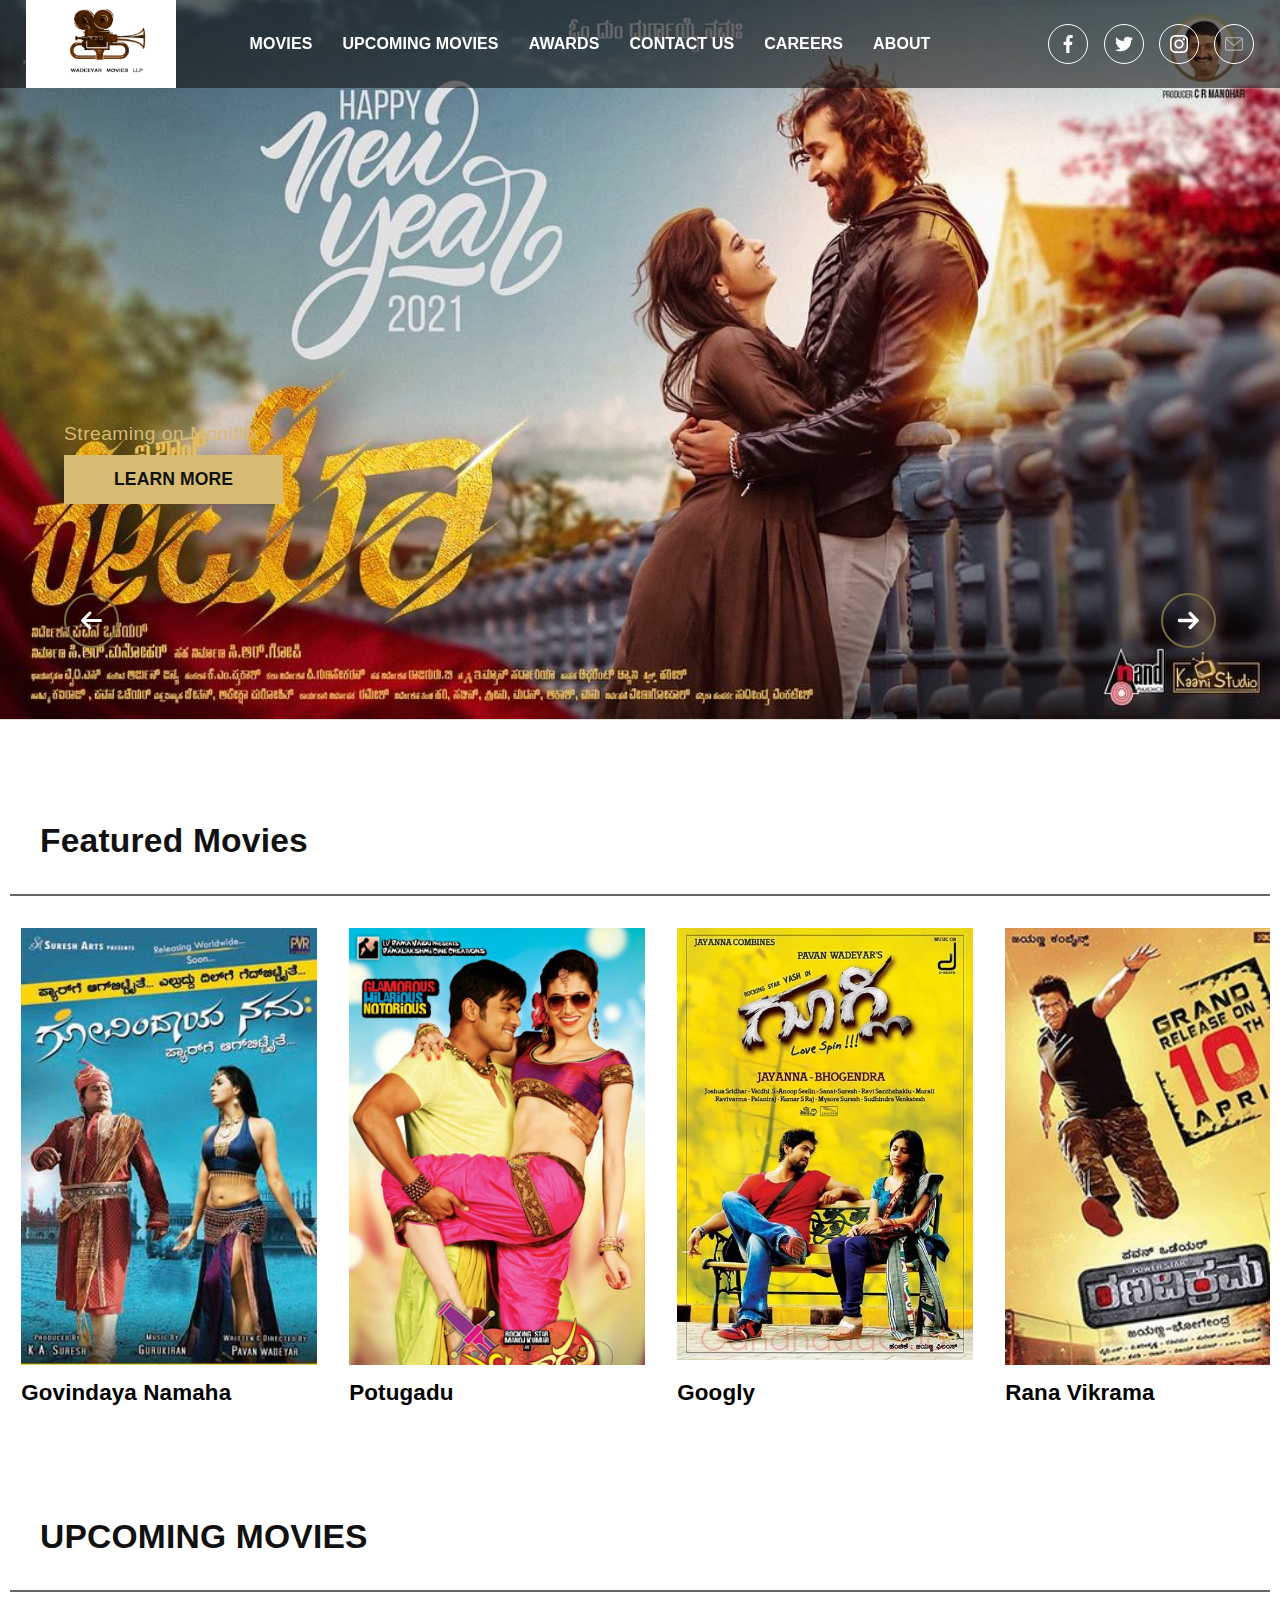
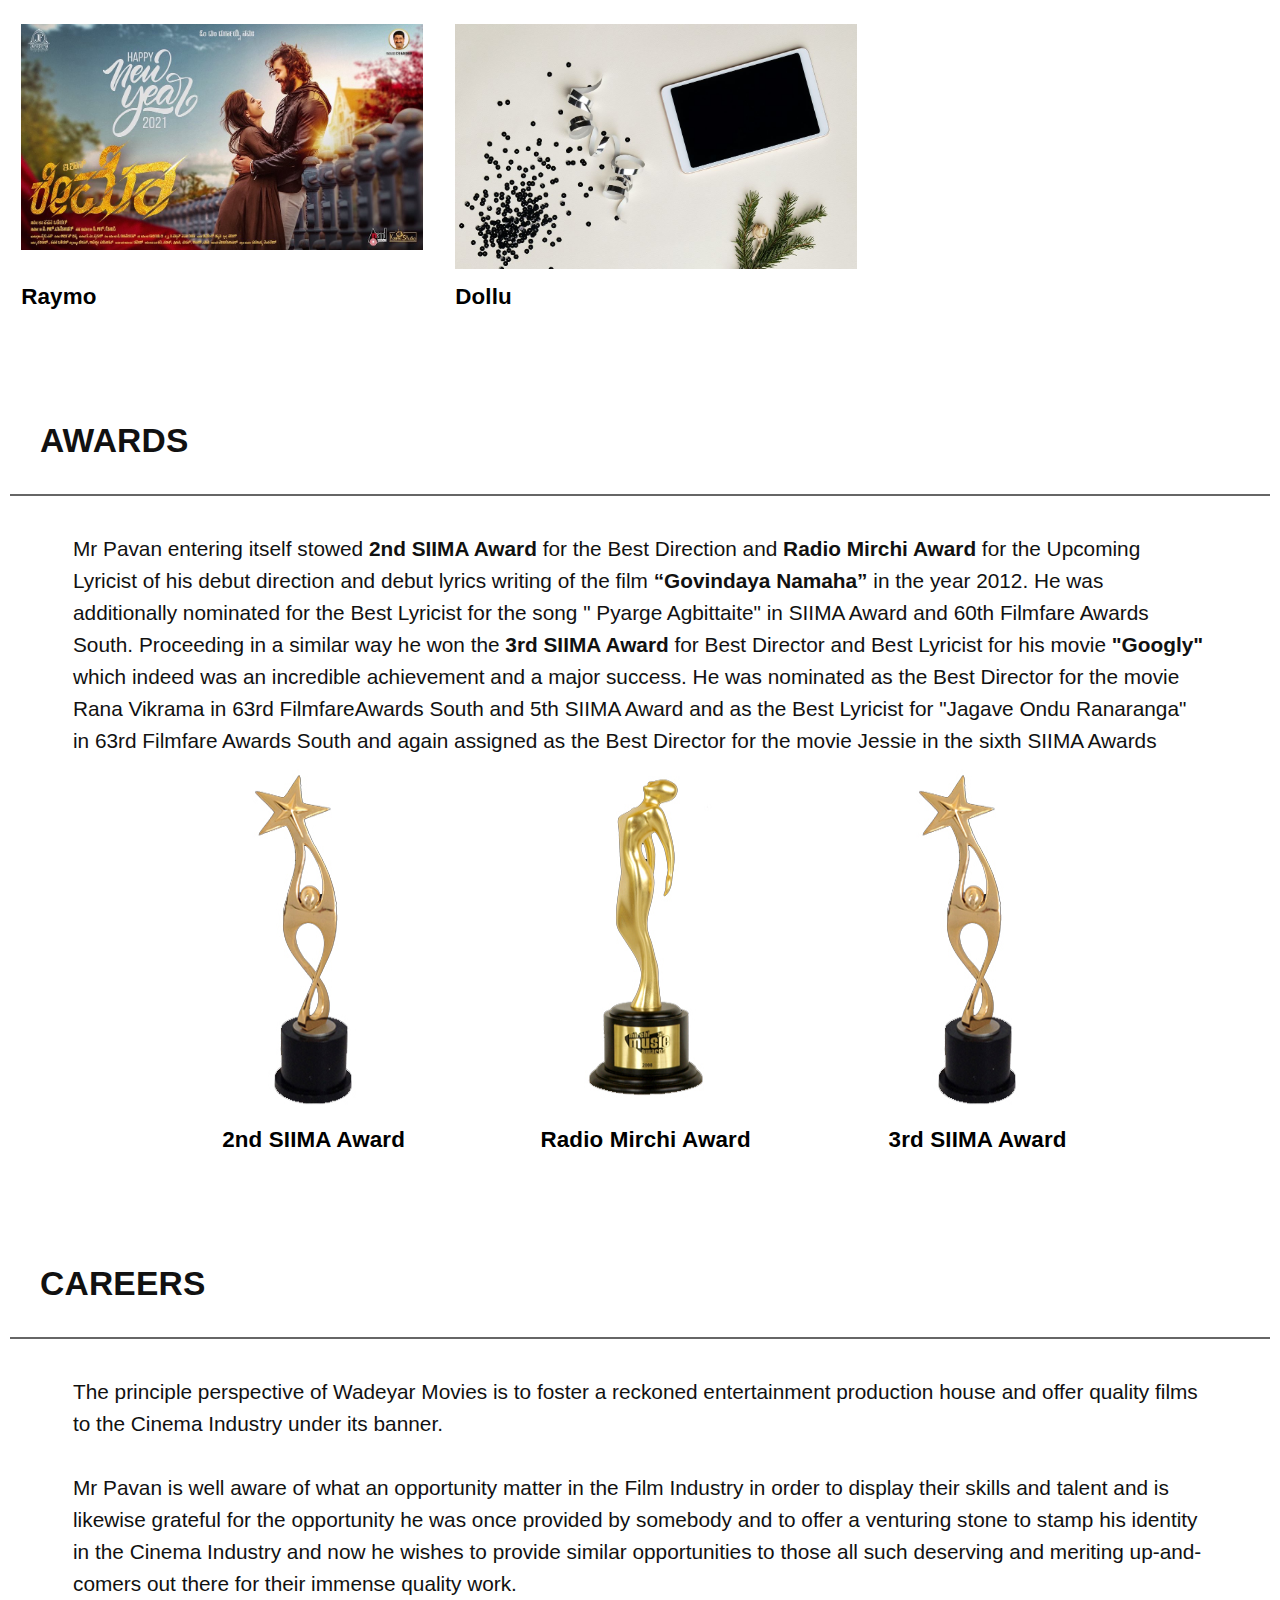
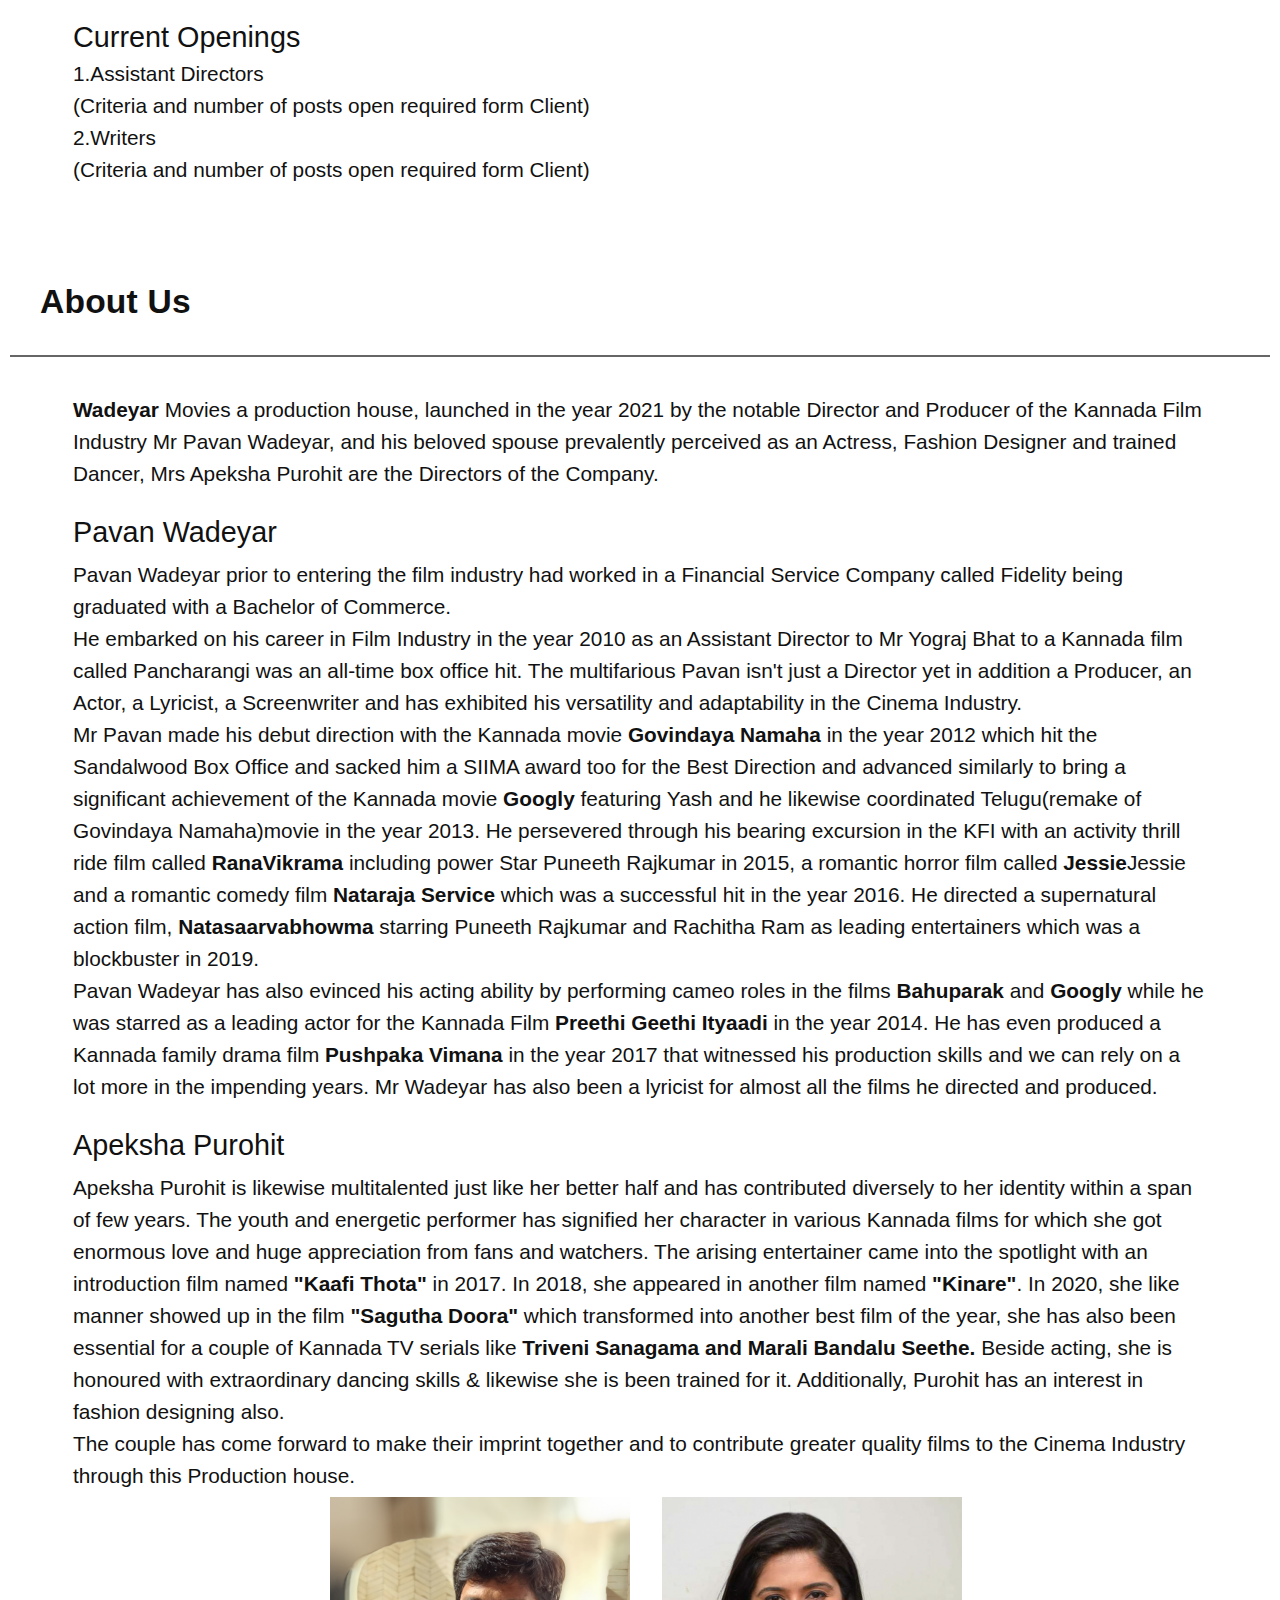
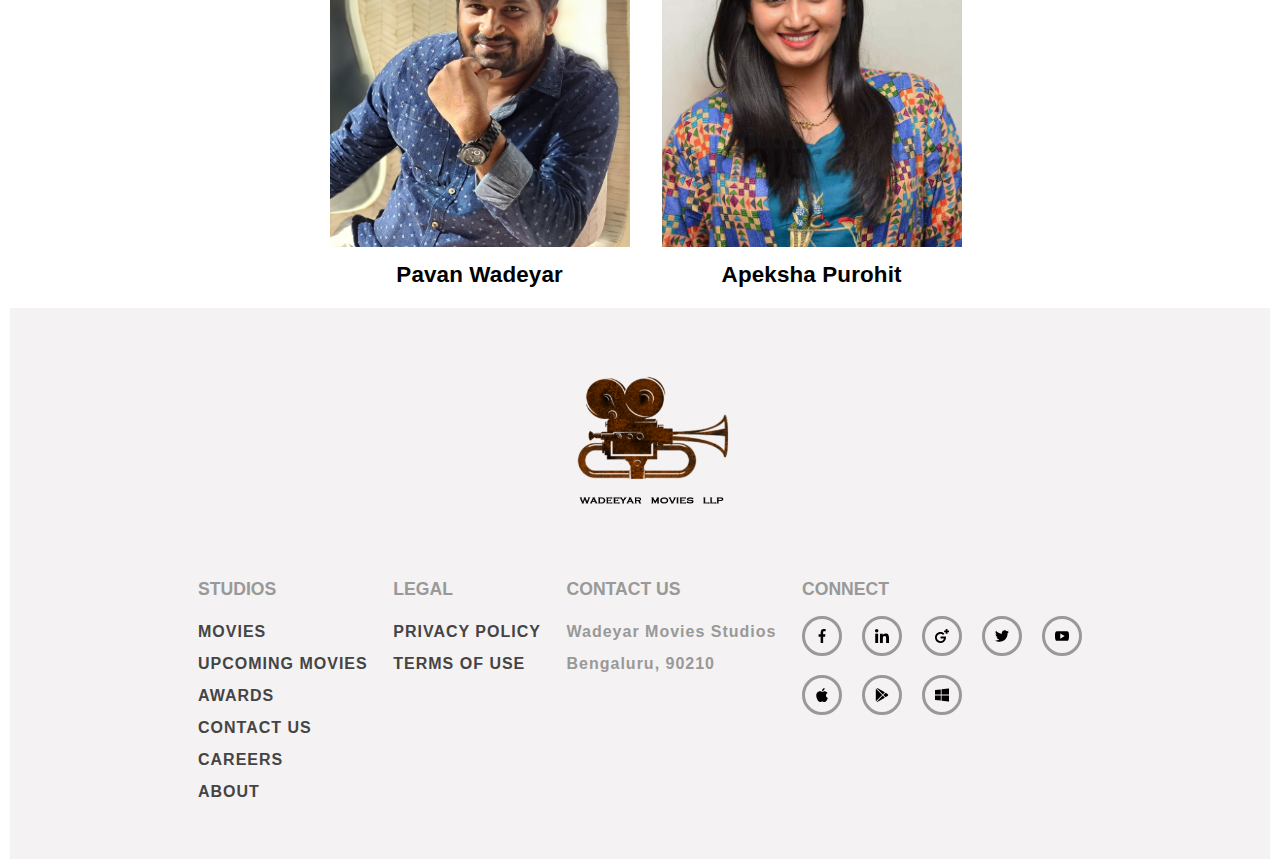
<file: index.html>
<!DOCTYPE html>
<html lang="en">

<head>
    <meta charset="UTF-8">
    <meta http-equiv="X-UA-Compatible" content="IE=edge">
    <meta name="viewport" content="width=device-width, initial-scale=1.0">
    <title>Wadeyar Movies</title>
    <link rel="stylesheet" href="./styles.css">
</head>

<body>
    <!-- header starts -->
    <header>
        <div class="mgm_header">
            <div class="logo">
                <a href="./index.html">
                    <img src="./img/wadeeyarLogo.svg" alt="">
                </a>
            </div>
            <div class="nav">
                <div class="nav_items">
                    <a href="#mmm" class="nav_itm">MOVIES</a>
                    <a href="#um" class="nav_itm">UPCOMING MOVIES</a>
                    <a href="#awa" class="nav_itm">AWARDS</a>
                    <a href="" class="nav_itm">CONTACT US</a>
                    <a href="#caree" class="nav_itm">CAREERS</a>
                    <a href="#abb" class="nav_itm">ABOUT</a>
                </div>
            </div>
            <div class="share">
                <div class="single_share">
                    <img src="./img/fb_black.svg" alt="">
                </div>
                <div class="single_share">
                    <img src="./img/tw_black.svg" alt="">
                </div>
                <div class="single_share">
                    <img src="./img/instagram.svg" alt="">
                </div>
                <div class="single_share">
                    <img src="./img/envelope.svg" alt="">
                </div>
            </div>

            <div class="hamburger">
                <img onclick="togle()" src="./img/ham.png" id="ham" alt="">

                <div class="dropdown" id="drop">
                    <a href="#mmm" class="nav_itm">MOVIES</a>
                    <a href="#um" class="nav_itm">UPCOMING MOVIES </a>
                    <a href="#awa" class="nav_itm">AWARDS</a>
                    <a href="" class="nav_itm">CONTACT US</a>
                    <a href="#caree" class="nav_itm">CAREERS</a>
                    <a href="#abb" class="nav_itm">ABOUT</a>
                </div>
            </div>
        </div>
    </header>
    <!-- header ends -->


    <!-- Carousel starts -->
    <div class="carousel">
        <div class="img_container carousel_item--visible">
            <img src="./img/pawan wadeyar movies/pawan wadeyar movies/Raymo.jpg" alt="">
            <div class="aboslute_details">
                <div class="title_img">
                    <!-- <img src="./img/caurosel-mgm/SHARKTANK2020 - Title Treatment (1).png" alt=""> -->
                    <!-- <div class="img_text"></div> -->
                </div>
                <div class="runningOn"> Streaming on Moniflix </div>
                <a href="./upcoming-1.html" style="text-decoration: none;">
                    <div class="watchOrLearn">LEARN MORE</div>
                </a>
            </div>
        </div>
        <!-- <div class="img_container">
            <img src="./img/pawan wadeyar movies/pawan wadeyar movies/p.jpg" alt="">
            <div class="aboslute_details">
                <div class="title_img"> -->
        <!-- <img src="./img/caurosel-mgm/SHARKTANK2020 - Title Treatment (1).png" alt=""> -->
        <!-- <div class="img_text"></div> -->
        <!-- </div>
                <div class="runningOn"> Streaming on Netflix </div>
                <div class="watchOrLearn">LEARN MORE</div>
            </div>
        </div>
        <div class="img_container">
            <img src="./img/pawan wadeyar movies/pawan wadeyar movies/pv.jpg" alt="">
            <div class="aboslute_details">
                <div class="title_img"> -->
        <!-- <img src="./img/caurosel-mgm/HANDMA_S4_TitleTreatment.png" alt=""> -->
        <!-- <div class="img_text"></div> -->
        <!-- </div>
                <div class="runningOn"> Streaming on Netflix </div>
                <div class="watchOrLearn">LEARN MORE</div>
            </div>
        </div> -->
        <!-- <div class="nav_labels">
        <div class="list_title">
            .
        </div>
    </div> -->
        <div class="go_left" id="back">
            <img src="./img/caurosel-mgm/arrow.svg" alt="">
        </div>
        <div class="go_right" id="next">
            <img src="./img/caurosel-mgm/right-arrow.svg" alt="">
        </div>
    </div>
    <!-- Carousel ends -->

    <!-- main-home--starts -->
    <div class="home">
        <div class="Featured" id="mmm">
            <div class="featured_title">Featured Movies</div>
            <hr>
            <div class="featured_slider">
                <div class="single_box">
                    <div class="img_slider">
                        <a href="./mgm-movie-details1.html">
                            <img src="./img/pawan wadeyar movies/pawan wadeyar movies/Govindaya Namaha.jpg" alt="">
                        </a>
                        <a href="./mgm-movie-details1.html#t1">
                            <div class="play_btn">
                                <img src="./img/caurosel-mgm/watch-trailer.png" alt="">
                            </div>
                        </a>
                    </div>
                    <div class="img_title_box">Govindaya Namaha</div>
                </div>
                <div class="single_box">
                    <div class="img_slider">
                        <a href="./movi-details2.html">
                            <img src="./img/pawan wadeyar movies/pawan wadeyar movies/Potugadu.jpg" alt="">
                        </a>
                        <a href="./movi-details2.html#t2">
                            <div class="play_btn">
                                <img src="./img/caurosel-mgm/watch-trailer.png" alt="">
                            </div>
                        </a>
                    </div>
                    <div class="img_title_box">Potugadu </div>
                </div>
                <div class="single_box">
                    <div class="img_slider">
                        <a href="./movi-details3.html">
                            <img src="./img/pawan wadeyar movies/pawan wadeyar movies/Googly.jpg" alt="">
                        </a>
                        <a href="./movi-details3.html#t3">
                            <div class="play_btn">
                                <img src="./img/caurosel-mgm/watch-trailer.png" alt="">
                            </div>
                        </a>
                    </div>
                    <div class="img_title_box">Googly </div>
                </div>
                <div class="single_box">
                    <div class="img_slider">
                        <a href="./movi-details4.html">
                            <img src="./img/pawan wadeyar movies/pawan wadeyar movies/Rana Vikrama.jpg" alt="">
                        </a>
                        <a href="./movi-details4.html#t4">
                            <div class="play_btn">
                                <img src="./img/caurosel-mgm/watch-trailer.png" alt="">
                            </div>
                        </a>
                    </div>
                    <div class="img_title_box">Rana Vikrama </div>
                </div>
                <div class="single_box">
                    <div class="img_slider">
                        <a href="./movi-details5.html">
                            <img src="./img/pawan wadeyar movies/pawan wadeyar movies/Jessie.jpg" alt="">
                        </a>
                        <a href="./movi-details5.html#t5">
                            <div class="play_btn">
                                <img src="./img/caurosel-mgm/watch-trailer.png" alt="">
                            </div>
                        </a>
                    </div>
                    <div class="img_title_box">Jessie</div>
                </div>
                <div class="single_box">
                    <div class="img_slider">
                        <a href="./movi-details6.html">
                            <img src="./img/pawan wadeyar movies/pawan wadeyar movies/Nataraja Service.jpg" alt="">
                        </a>
                        <a href="./movi-details6.html#t6">
                            <div class="play_btn">
                                <img src="./img/caurosel-mgm/watch-trailer.png" alt="">
                            </div>
                        </a>
                    </div>
                    <div class="img_title_box">Nataraja Service</div>
                </div>
                <div class="single_box">
                    <div class="img_slider">
                        <a href="./movi-details7.html">
                            <img src="./img/pawan wadeyar movies/pawan wadeyar movies/Pushpaka Vimana.jpg" alt="">
                        </a>
                        <a href="./movi-details7.html#t7">
                            <div class="play_btn">
                                <img src="./img/caurosel-mgm/watch-trailer.png" alt="">
                            </div>
                        </a>
                    </div>
                    <div class="img_title_box">Pushpaka Vimana</div>
                </div>
                <div class="single_box">
                    <div class="img_slider">
                        <a href="./movi-details8.html">
                            <img src="./img/pawan wadeyar movies/pawan wadeyar movies/natasaarvabhowma_1545300502130.jpg"
                                alt="">
                        </a>
                        <a href="./movi-details8.html#t8">
                            <div class="play_btn">
                                <img src="./img/caurosel-mgm/watch-trailer.png" alt="">
                            </div>
                        </a>
                    </div>
                    <div class="img_title_box">Natasaarvabhowma </div>
                </div>

                <!-- <div class="btn-left">
                    <img src="./img/caurosel-mgm/arrow.svg" alt="" onclick="slideToLeft()">
                </div>
                <div class="btn-right">
                    <img src="./img/caurosel-mgm/right-arrow.svg" onclick="slideToRgiht()" alt="">
                </div> -->
            </div>
        </div>
        <div class="Featured_Scripted_Television" id="um">
            <div class="Scripted_Television_title">
                UPCOMING MOVIES
            </div>
            <hr>
            <div class="Television_title_slide">
                <div class="single_box">
                    <div class="img_slider">
                        <a href="./upcoming-1.html">
                            <img src="./img/pawan wadeyar movies/pawan wadeyar movies/Raymo.jpg" alt="">
                        </a>
                        <a href="./upcoming-1.html#t-u-1">
                            <div class="play_btn">
                                <img src="./img/caurosel-mgm/watch-trailer.png" alt="">
                            </div>
                        </a>
                    </div>
                    <div class="img_title_box">Raymo</div>
                </div>
                <div class="single_box">
                    <div class="img_slider">
                        <a href="./upcoming-2.html">
                            <img src="./img/comingsoon.jpg" alt="">
                        </a>
                        <a href="./upcoming-1.html#t-u-2">
                            <div class="play_btn">
                                <img src="./img/caurosel-mgm/watch-trailer.png" alt="">
                            </div>
                        </a>
                    </div>
                    <div class="img_title_box">Dollu</div>
                </div>
                <!-- <div class="btn-left">
                    <img src="./img/caurosel-mgm/arrow.svg" alt="">
                </div>
                <div class="btn-right">
                    <img src="./img/caurosel-mgm/right-arrow.svg" alt="">
                </div> -->
            </div>
        </div>
        <!-- <div class="Featured_Unscripted_Television">
            <div class="Unscripted_Television_title">
                Featured Unscripted Television
            </div>
            <hr>
            <div class="Unscripted_Television_slider">
                <div class="single_box">
                    <div class="img_slider">
                        <img src="./img/caurosel-mgm/31.jpg" alt="">
                        <div class="play_btn">
                            <img src="./img/caurosel-mgm/watch-trailer.png" alt="">
                        </div>
                    </div>
                    <div class="img_title_box">Breaking News In Yuba County</div>
                </div>
                <div class="single_box">
                    <div class="img_slider">
                        <img src="./img/caurosel-mgm/32.jpg" alt="">
                        <div class="play_btn">
                            <img src="./img/caurosel-mgm/watch-trailer.png" alt="">
                        </div>
                    </div>
                    <div class="img_title_box">Breaking News In Yuba County</div>
                </div>
                <div class="single_box">
                    <div class="img_slider">
                        <img src="./img/caurosel-mgm/33.jpg" alt="">
                        <div class="play_btn">
                            <img src="./img/caurosel-mgm/watch-trailer.png" alt="">
                        </div>
                    </div>
                    <div class="img_title_box">Breaking News In Yuba County</div>
                </div>
                <div class="single_box">
                    <div class="img_slider">
                        <img src="./img/caurosel-mgm/34.jpg" alt="">
                        <div class="play_btn">
                            <img src="./img/caurosel-mgm/watch-trailer.png" alt="">
                        </div>
                    </div>
                    <div class="img_title_box">Breaking News In Yuba County</div>
                </div>
                <div class="single_box">
                    <div class="img_slider">
                        <img src="./img/caurosel-mgm/35.jpg" alt="">
                        <div class="play_btn">
                            <img src="./img/caurosel-mgm/watch-trailer.png" alt="">
                        </div>
                    </div>
                    <div class="img_title_box">Breaking News In Yuba County</div>
                </div>

                <div class="single_box">
                    <div class="img_slider">
                        <img src="./img/caurosel-mgm/37.jpg" alt="">
                        <div class="play_btn">
                            <img src="./img/caurosel-mgm/watch-trailer.png" alt="">
                        </div>
                    </div>
                    <div class="img_title_box">Breaking News In Yuba County</div>
                </div>
                <div class="single_box">
                    <div class="img_slider">
                        <img src="./img/caurosel-mgm/37.jpg" alt="">
                        <div class="play_btn">
                            <img src="./img/caurosel-mgm/watch-trailer.png" alt="">
                        </div>
                    </div>
                    <div class="img_title_box">Breaking News In Yuba County</div>
                </div>

                <div class="btn-left">
                    <img src="./img/caurosel-mgm/arrow.svg" alt="">
                </div>
                <div class="btn-right">
                    <img src="./img/caurosel-mgm/right-arrow.svg" alt="">
                </div>
            </div>
        </div> -->
        <div class="Featured_Franchises" id="awa">
            <div class="Featured_Franchises_title">
                AWARDS
            </div>
            <hr>
            <div class="awards-text" style="padding: 5px 5%;">
                Mr Pavan entering itself stowed <span style="font-weight: 600;">2nd SIIMA Award</span> for the Best
                Direction and <span style="font-weight: 600;">Radio Mirchi Award</span> for the
                Upcoming Lyricist of his debut direction and debut lyrics writing of the film <span
                    style="font-weight: 600;">“Govindaya Namaha”</span> in the
                year 2012. He was additionally nominated for the Best Lyricist for the song " Pyarge Agbittaite" in
                SIIMA
                Award and 60th Filmfare Awards South. Proceeding in a similar way he won the <span
                    style="font-weight: 600;">3rd SIIMA Award</span> for
                Best Director and Best Lyricist for his movie <span style="font-weight: 600;">"Googly"</span> which
                indeed was an incredible achievement and a
                major success. He was nominated as the Best Director for the movie Rana Vikrama in 63rd
                FilmfareAwards South and 5th SIIMA Award and as the Best Lyricist for "Jagave Ondu Ranaranga" in 63rd
                Filmfare Awards South and again assigned as the Best Director for the movie Jessie in the sixth SIIMA
                Awards
            </div>
            <div class="Featured_Franchises_slider">
                <div class="single_box">
                    <div class="img_slider">
                        <img src="./img/160915051144.jpg" alt="">
                    </div>
                    <div class="img_title_box">2nd SIIMA Award</div>
                </div>
                <div class="single_box">
                    <div class="img_slider">
                        <img src="./img/160915041030.jpg" alt="">
                    </div>
                    <div class="img_title_box">Radio Mirchi Award</div>
                </div>
                <div class="single_box">
                    <div class="img_slider">
                        <img src="./img/160915051144.jpg" alt="">
                    </div>
                    <div class="img_title_box">3rd SIIMA Award</div>
                </div>
            </div>
        </div>

        <div class="Featured_Franchises" id="caree">
            <div class="Featured_Franchises_title">
                CAREERS
            </div>
            <hr>
            <div class="awards-text" style="padding: 5px 5%;">
                The principle perspective of Wadeyar Movies is to foster a reckoned entertainment production house
                and offer quality films to the Cinema Industry under its banner.
                <br>
                <br>
                Mr Pavan is well aware of what an opportunity matter in the Film Industry in order to display their
                skills and talent and is likewise grateful for the opportunity he was once provided by somebody and to
                offer a venturing stone to stamp his identity in the Cinema Industry and now he wishes to provide
                similar opportunities to those all such deserving and meriting up-and-comers out there for their immense
                quality work.

                <div class="sub-title" style="padding-left: 0;">
                    Current Openings
                </div>
                <div>
                    1.Assistant Directors
                    <br>
                    (Criteria and number of posts open required form Client)
                    <br>
                    2.Writers
                    <br>
                    (Criteria and number of posts open required form Client)
                </div>
            </div>

            <div class="Featured_Franchises" id="abb">
                <div class="Featured_Franchises_title">
                    About Us
                </div>
                <hr>
                <div class="awards-text">
                    <strong>Wadeyar</strong> Movies a production house, launched in the year 2021 by the notable
                    Director
                    and Producer of
                    the Kannada Film Industry Mr Pavan Wadeyar, and his beloved spouse prevalently perceived as an
                    Actress, Fashion Designer and trained Dancer, Mrs Apeksha Purohit are the Directors of the Company.
                </div>
                <div class="sub-title">
                    Pavan Wadeyar
                </div>
                <div class="awards-text">
                    Pavan Wadeyar prior to entering the film industry had worked in a Financial Service Company called
                    Fidelity being graduated with a Bachelor of Commerce.
                    <br>
                    He embarked on his career in Film Industry in the year 2010 as an Assistant Director to Mr Yograj
                    Bhat
                    to
                    a Kannada film called Pancharangi was an all-time box office hit. The multifarious Pavan isn't just
                    a
                    Director yet in addition a Producer, an Actor, a Lyricist, a Screenwriter and has exhibited his
                    versatility
                    and adaptability in the Cinema Industry.
                    <br>
                    Mr Pavan made his debut direction with the Kannada movie <strong>Govindaya Namaha</strong> in the
                    year
                    2012 which
                    hit the Sandalwood Box Office and sacked him a SIIMA award too for the Best Direction and advanced
                    similarly to bring a significant achievement of the Kannada movie <strong>Googly</strong> featuring
                    Yash
                    and he likewise
                    coordinated Telugu(remake of Govindaya Namaha)movie in the year 2013. He persevered through his
                    bearing excursion in the KFI with an activity thrill ride film called <strong>RanaVikrama</strong>
                    including power Star
                    Puneeth Rajkumar in 2015, a romantic horror film called <strong>Jessie</strong>Jessie and a romantic
                    comedy film <strong>Nataraja</strong>
                    <strong>Service</strong> which was a successful hit in the year 2016. He directed a supernatural
                    action
                    film,
                    <strong>Natasaarvabhowma</strong> starring Puneeth Rajkumar and Rachitha Ram as leading entertainers
                    which was a
                    blockbuster in 2019.

                    <br>

                    Pavan Wadeyar has also evinced his acting ability by performing cameo roles in the films
                    <strong>Bahuparak</strong> and
                    <strong>Googly</strong> while he was starred as a leading actor for the Kannada Film <strong>Preethi
                        Geethi Ityaadi</strong> in the year
                    2014. He has even produced a Kannada family drama film <strong>Pushpaka Vimana</strong> in the year
                    2017
                    that
                    witnessed his production skills and we can rely on a lot more in the impending years. Mr Wadeyar has
                    also been a lyricist for almost all the films he directed and produced.
                </div>

                <div class="sub-title"
                    style="padding: 5px 5%; font-weight: 500; font-size: 1.8rem; color: #111; margin-top: 1rem;">
                    Apeksha Purohit
                </div>
                <div class="awards-text" style="padding: 5px 5%;">
                    Apeksha Purohit is likewise multitalented just like her better half and has contributed diversely to
                    her
                    identity within a span of few years. The youth and energetic performer has signified her character
                    in
                    various Kannada films for which she got enormous love and huge appreciation from fans and watchers.
                    The arising entertainer came into the spotlight with an introduction film named <strong>"Kaafi
                        Thota" </strong> in 2017.
                    In
                    2018, she appeared in another film named <strong>"Kinare"</strong>. In 2020, she like manner showed
                    up in the film
                    <strong>"Sagutha Doora"</strong> which transformed into another best film of the year, she has also
                    been essential for a
                    couple of Kannada TV serials like <strong>Triveni Sanagama and Marali Bandalu Seethe.</strong>
                    Beside acting, she is
                    honoured with extraordinary dancing skills & likewise she is been trained for it. Additionally,
                    Purohit
                    has
                    an interest in fashion designing also.
                    <br>
                    The couple has come forward to make their imprint together and to contribute greater quality films
                    to
                    the Cinema Industry through this Production house.
                </div>


                <div class="Featured_Franchises_slider">
                    <div class="single_box">
                        <div class="img_slider" style="  height: 350px;
                        width: 300px;">
                            <img src="./img/pawan.jpg" alt="" style="object-fit: cover;">
                        </div>
                        <div class="img_title_box">Pavan Wadeyar</div>
                    </div>
                    <div class="single_box">
                        <div class="img_slider" style="  height: 350px;
                        width: 300px;">
                            <img src="./img/Apeksha.png" alt="" style="object-fit: cover;">
                        </div>
                        <div class="img_title_box">Apeksha Purohit</div>
                    </div>
                </div>

            </div>

            <!-- <div class="Featured_Podcasts">
            <div class="Featured_Podcasts_title">
                Featured Podcasts
            </div>
            <hr>
            <div class="Featured_Podcasts_slider">
                <div class="single_box">
                    <div class="img_slider">
                        <img src="./img/caurosel-mgm/51.jpg" alt="">
                    </div>
                    <div class="img_title_box">Breaking News In Yuba County</div>
                </div>
                <div class="single_box">
                    <div class="img_slider">
                        <img src="./img/caurosel-mgm/52.jpg" alt="">
                    </div>
                    <div class="img_title_box">Breaking News In Yuba County</div>
                </div>
                <div class="single_box">
                    <div class="img_slider">
                        <img src="./img/caurosel-mgm/53.jpg" alt="">
                    </div>
                    <div class="img_title_box">Breaking News In Yuba County</div>
                </div>
                <div class="single_box">
                    <div class="img_slider">
                        <img src="./img/caurosel-mgm/54.jpg" alt="">
                    </div>
                    <div class="img_title_box">Breaking News In Yuba County</div>
                </div>

                <div class="btn-left">
                    <img src="./img/caurosel-mgm/arrow.svg" alt="">
                </div>
                <div class="btn-right">
                    <img src="./img/caurosel-mgm/right-arrow.svg" alt="">
                </div>
            </div>
        </div> -->
            <!-- <div class="MGM_Companies">
            <div class="MGM_Companies_title">
                MGM Companies
            </div>
            <hr>
            <div class="MGM_Companies_slider">
                <div class="single_box">
                    <div class="img_slider">
                        <img src="./img/caurosel-mgm/61.png" alt="">
                    </div>
                </div>
                <div class="single_box">
                    <div class="img_slider">
                        <img src="./img/caurosel-mgm/62.png" alt="">
                    </div>
                </div>
                <div class="single_box">
                    <div class="img_slider">
                        <img src="./img/caurosel-mgm/63.jpg" alt="">
                    </div>
                </div>
                <div class="single_box">
                    <div class="img_slider">
                        <img src="./img/caurosel-mgm/64.png" alt="">
                    </div>

                </div>
                <div class="single_box">
                    <div class="img_slider">
                        <img src="./img/caurosel-mgm/65.png" alt="">
                    </div>

                </div>
                <div class="single_box">
                    <div class="img_slider">
                        <img src="./img/caurosel-mgm/66.png" alt="">
                    </div>

                </div>
                <div class="single_box">
                    <div class="img_slider">
                        <img src="./img/caurosel-mgm/67.png" alt="">
                    </div>

                </div>
                <div class="single_box">
                    <div class="img_slider">
                        <img src="./img/caurosel-mgm/68.png" alt="">
                    </div>

                </div>

                <div class="single_box">
                    <div class="img_slider">
                        <img src="./img/caurosel-mgm/69.png" alt="">
                    </div>
                </div>
            </div>
        </div> -->
        </div>
        <!-- main-home -- ends -->


        <!-- footer starts -->
        <footer>
            <div class="footer">
                <div class="logo">
                    <img src="./img/wadeeyarLogo.svg" alt="">
                </div>
                <div class="footer_mgm">
                    <div class="studios">
                        <div class="topic">
                            STUDIOS
                        </div>
                        <div class="navs">
                            <a href="#mmm" class="nav">MOVIES</a>
                            <a href="#um" class="nav">UPCOMING MOVIES</a>
                            <a href="#awa" class="nav">AWARDS</a>
                            <a class="nav">CONTACT US</a>
                            <a href="#caree" class="nav">CAREERS</a>
                            <a href="#abb" class="nav">ABOUT</a>
                        </div>
                    </div>
                    <div class="studios">
                        <div class="topic">
                            LEGAL
                        </div>
                        <div class="navs">
                            <div class="nav">PRIVACY POLICY</div>
                            <div class="nav">TERMS OF USE</div>
                        </div>
                    </div>
                    <div class="studios">
                        <div class="topic">
                            CONTACT US
                        </div>
                        <div class="navs">
                            <div class="nav" style="color: #999;">Wadeyar Movies Studios
                                <br>
                                Bengaluru, 90210
                            </div>
                        </div>
                    </div>
                    <div class="studios">
                        <div class="topic">
                            CONNECT
                        </div>
                        <div class="follow">
                            <!-- <div class="follow-text">Follow Us</div> -->
                            <div class="imges">
                                <img src="./img/footer-mgm/fb_black.svg" alt="">
                            </div>
                            <div class="imges">
                                <img src="./img/footer-mgm/in.svg" alt="">
                            </div>
                            <div class="imges">
                                <img src="./img/footer-mgm/google_black.svg" alt="">
                            </div>
                            <div class="imges">
                                <img src="./img/footer-mgm/tw_black.svg" alt="">
                            </div>
                            <div class="imges">
                                <img src="./img/footer-mgm/youtube_black.svg" alt="">
                            </div>
                        </div>
                        <div class="Download">
                            <!-- <div class="follow-text">Download The App</div> -->
                            <div class="imges">
                                <img src="./img/footer-mgm/apple_black.svg" alt="">
                            </div>
                            <div class="imges">
                                <img src="./img/footer-mgm/paly_black.svg" alt="">
                            </div>
                            <div class="imges">
                                <img src="./img/footer-mgm/win_black.svg" alt="">
                            </div>
                        </div>
                    </div>
                </div>
            </div>
        </footer>
        <!-- header ends -->

</body>



<script>
    document.getElementById("drop").style.display = "none"
    function togle() {
        var x = document.getElementById("drop");
        if (x.style.display == "none") {
            x.style.display = "flex";
        } else {
            x.style.display = "none";
        }
    }
</script>

<script>
    let slidePosition = 0;
    const slides = document.getElementsByClassName('img_container');
    const total_slides = slides.length;

    document.getElementById('next')
        .addEventListener("click", function () {
            moveToNextSlide();
        })
    document.getElementById('back')
        .addEventListener("click", function () {
            movetoPreviousSlide();
        })

    function updateSlidePosition() {
        for (let slide of slides) {
            slide.classList.remove('carousel_item--visible');
            slide.classList.add('carousel_item--disable')
        }
        slides[slidePosition].classList.add('carousel_item--visible')
    }

    function movetoPreviousSlide() {
        if (slidePosition === 0) {
            slidePosition = total_slides - 1;
        }
        else {
            slidePosition--;
        }
        updateSlidePosition()
    }
    function moveToNextSlide() {
        if (slidePosition === total_slides - 1) {
            slidePosition = 0;
        }
        else {
            slidePosition++
        }
        updateSlidePosition()
    }

    setInterval(() => {
        moveToNextSlide()
    }, 4000);

</script>

<script>

    const sliders = document.querySelector('.featured_slider');
    scrollPerClick = document.querySelector('.single_box').clientWidth;
    var scrollPerClick;
    scrollPerClick = document.querySelector('.single_box').clientWidth;
    var scrollAmount = 0;
    function slideToLeft() {
        sliders.scrollTO({
            top: 0,
            left: (scrollAmount -= scrollPerClick),
            behavior: 'smooth'
        });
        if (scrollAmount < 0) {
            scrollAmount = 0
        }
    }

    function slideToRgiht() {
        if (scrollAmount <= sliders.scrollWidth - sliders.clientWidth) {
            sliders.scrollTO({
                top: 0,
                left: (scrollAmount += scrollPerClick),
                behavior: 'smooth'
            });
        }
    }

</script>

</html>
</file>
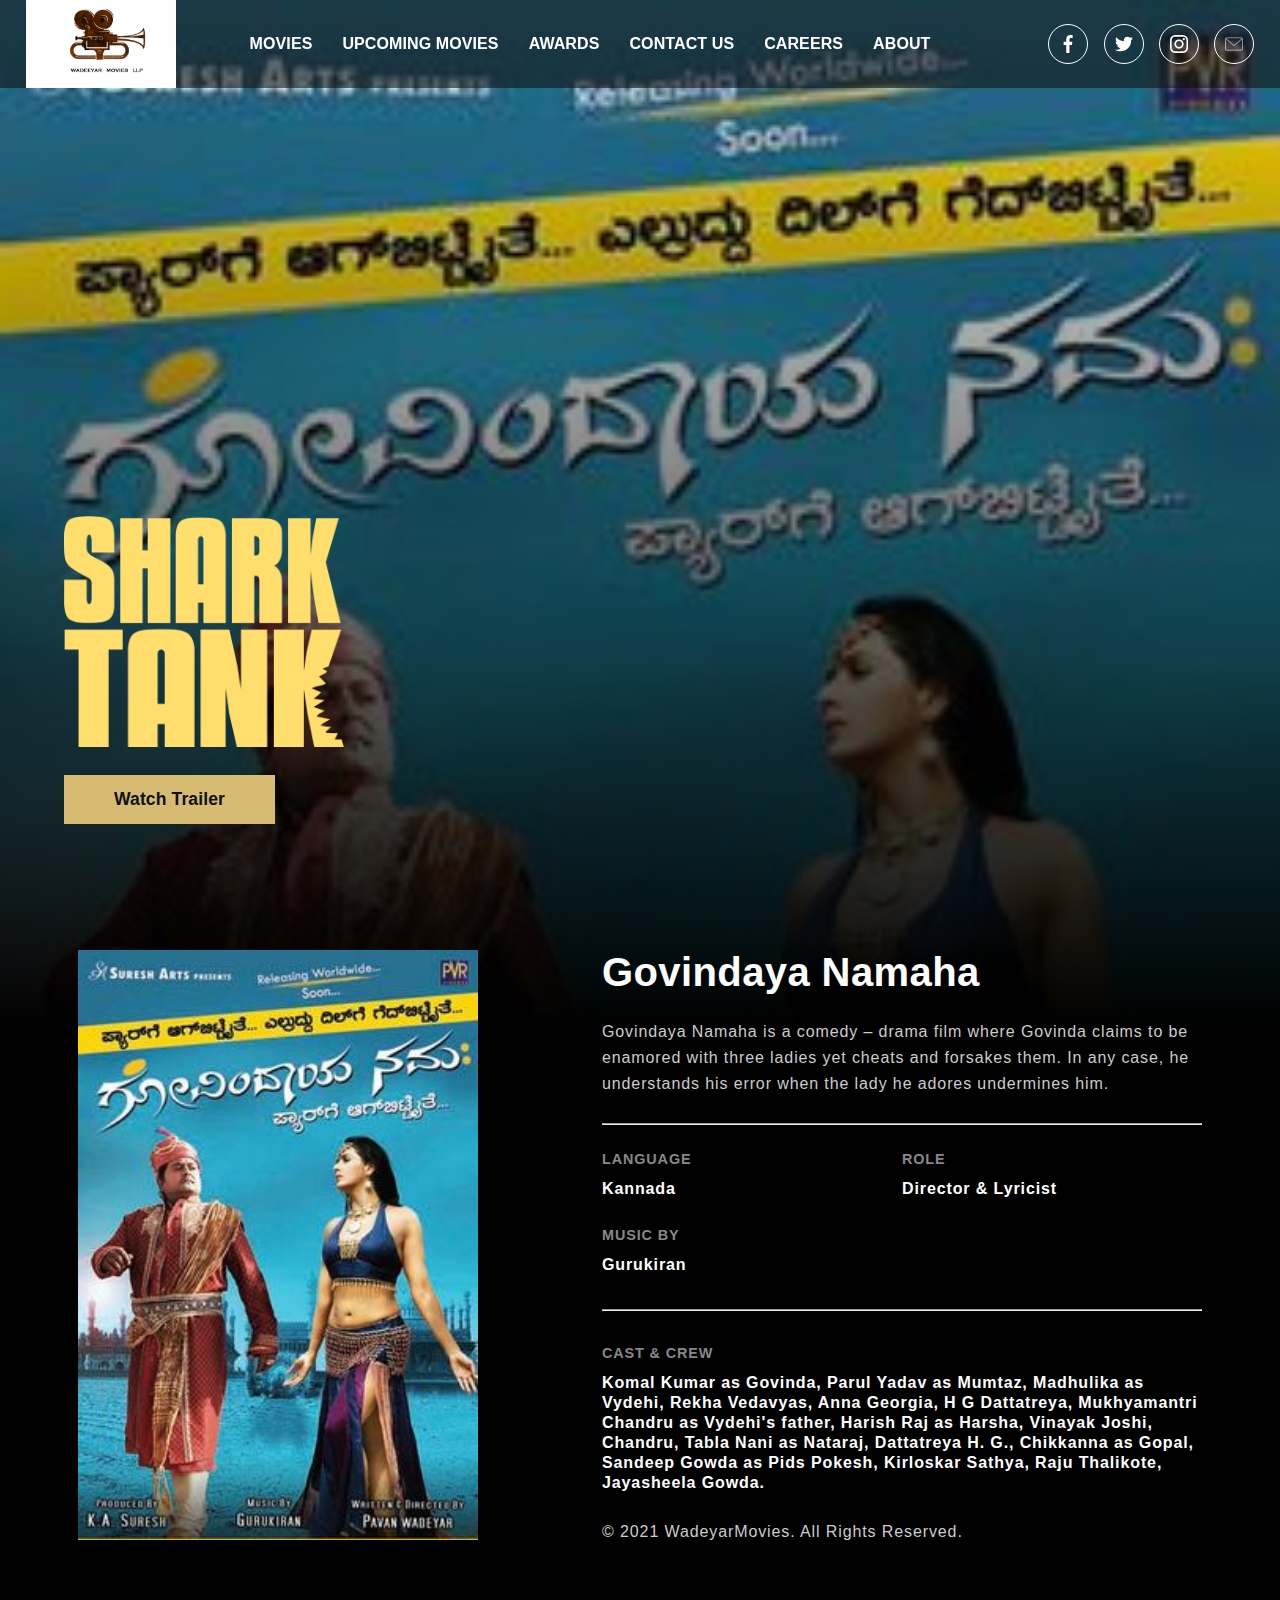
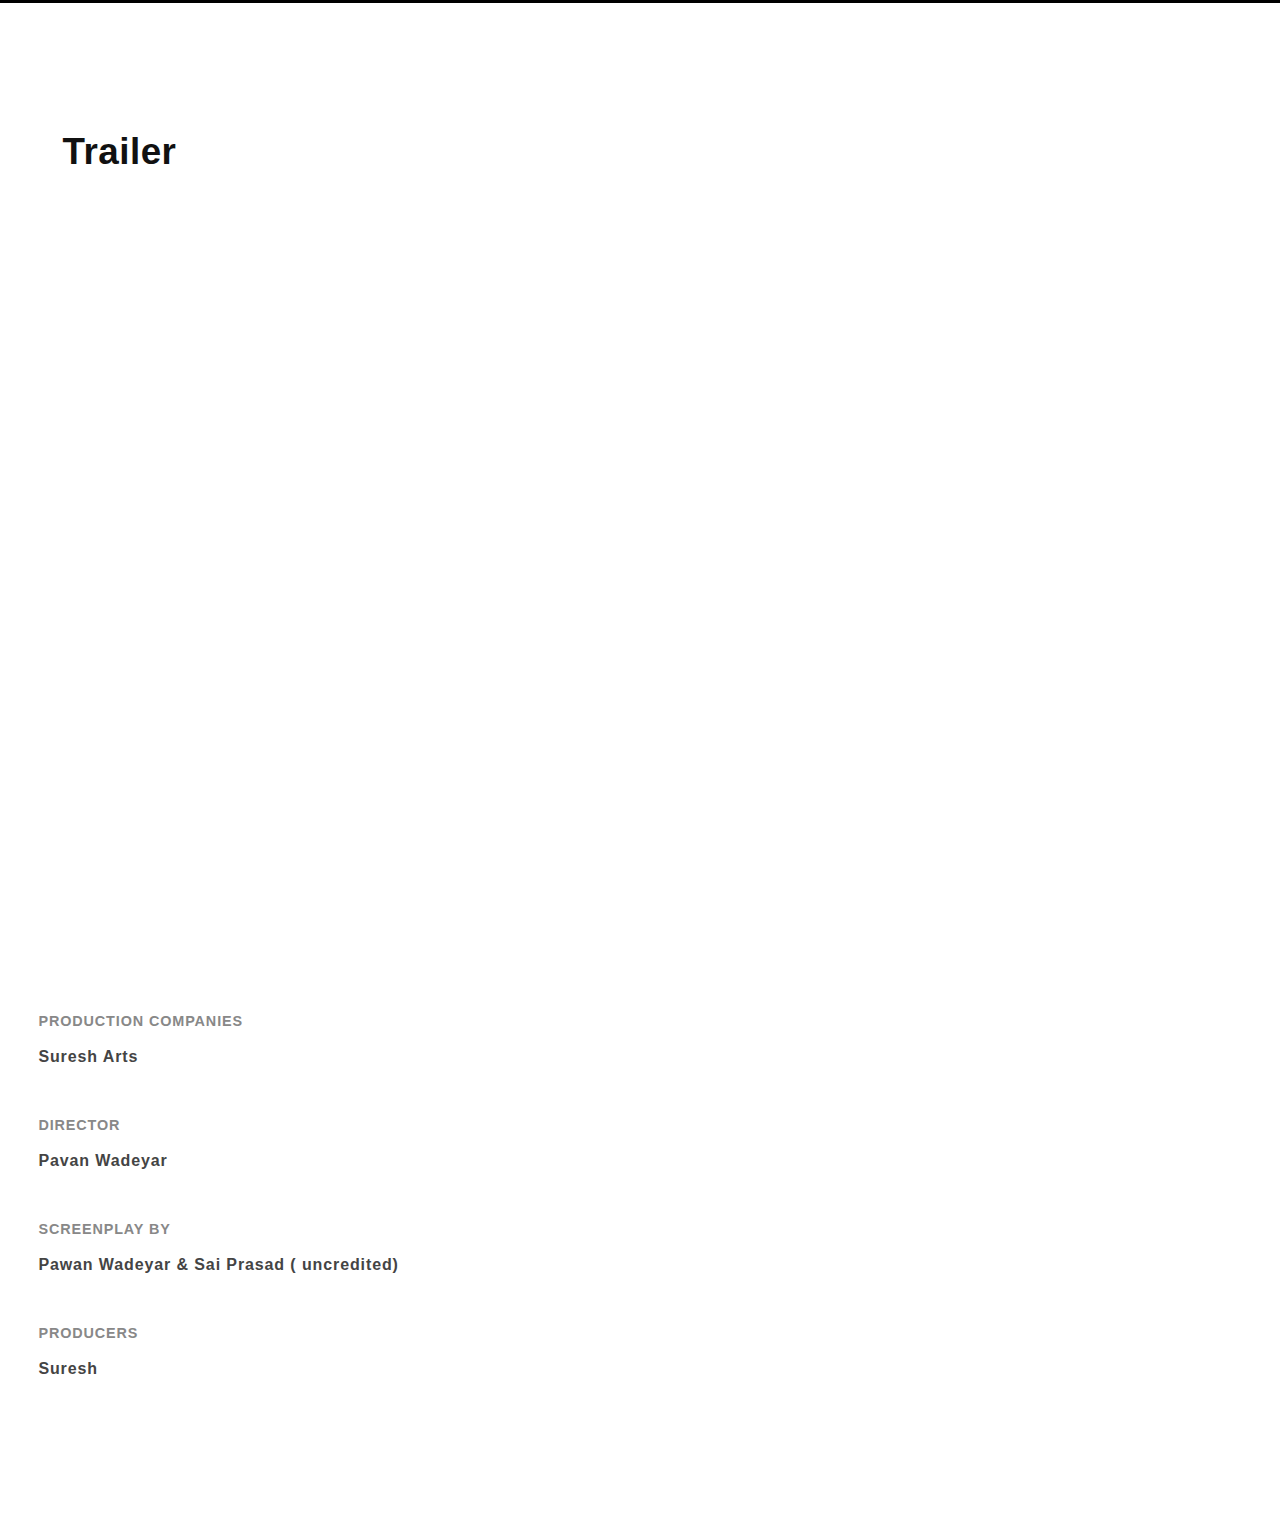
<file: mgm-movie-details1.html>
<!DOCTYPE html>
<html lang="en">

<head>
    <meta charset="UTF-8">
    <meta http-equiv="X-UA-Compatible" content="IE=edge">
    <meta name="viewport" content="width=device-width, initial-scale=1.0">
    <title>Document</title>
    <link rel="stylesheet" href="./mgm-movie-details.css">
</head>

<body>

  <!-- header starts -->
  <header>
    <div class="mgm_header">
        <div class="logo">
            <a href="./index.html">
            <img src="./img/wadeeyarLogo.svg" alt="">
            </a>
        </div>
        <div class="nav">
            <div class="nav_items">
                <a href="index.html#mmm" class="nav_itm">MOVIES</a>
                <a href="./index.html#um" class="nav_itm">UPCOMING MOVIES</a>
                <a href="./index.html#awa" class="nav_itm">AWARDS</a>
                <a href="" class="nav_itm">CONTACT US</a>
                <a href="./index.html#caree" class="nav_itm">CAREERS</a>
                <a href="./index.html#abb" class="nav_itm">ABOUT</a>
            </div>
        </div>
        <div class="share">
            <div class="single_share">
                <img src="./img/fb_black.svg" alt="">
            </div>
            <div class="single_share">
                <img src="./img/tw_black.svg" alt="">
            </div>
            <div class="single_share">
                <img src="./img/instagram.svg" alt="">
            </div>
            <div class="single_share">
                <img src="./img/envelope.svg" alt="">
            </div>
        </div>

        <div class="hamburger">
            <img onclick="togle()" src="./img/ham.png" id="ham" alt="">

            <div class="dropdown" id="drop">
                <a href="index.html#mmm" class="nav_itm">MOVIES</a>
                <a href="./index.html#um" class="nav_itm">UPCOMING MOVIES</a>
                <a href="./index.html#awa" class="nav_itm">AWARDS</a>
                <a href="" class="nav_itm">CONTACT US</a>
                <a href="./index.html#caree" class="nav_itm">CAREERS</a>
                <a href="./index.html#abb" class="nav_itm">ABOUT</a>
            </div>
        </div>
    </div>
</header>
<!-- header ends -->


    <div class="movie-details-page">
        <div class="main-details-page">
            <div class="big-banner-img">
                <img src="./img/pawan wadeyar movies/pawan wadeyar movies/Govindaya Namaha.jpg" alt="">
                <div class="details-container">
                    <div class="title_img">
                        <img src="./img/caurosel-mgm/SHARKTANK2020 - Title Treatment (1).png" alt="">
                        <!-- <div class="img_text"></div> -->
                    </div>
                    <a href="#t1">
                    <div class="yellow-btn">
                        Watch Trailer
                    </div>
                    </a>
                </div>
            </div>
        </div>
        <div class="more-details-video">
            <div class="img_video">
                <img src="./img/pawan wadeyar movies/pawan wadeyar movies/Govindaya Namaha.jpg" alt="">
            </div>
            <div class="details-right">
                <div class="title-video">Govindaya Namaha</div>
                <div class="details_video">Govindaya Namaha is a comedy – drama film where Govinda claims to be enamored
                    with three
                    ladies yet cheats and forsakes them. In any case, he understands his error when the lady he
                    adores undermines him. </div>
                <hr>
                <div class="key_details">
                    <div class="single-key-detail">
                        <div class="key_topic">LANGUAGE</div>
                        <div class="key_description">Kannada</div>
                    </div>
                    <div class="single-key-detail">
                        <div class="key_topic">ROLE</div>
                        <div class="key_description">Director & Lyricist</div>
                    </div>
                    <div class="single-key-detail">
                        <div class="key_topic">MUSIC BY</div>
                        <div class="key_description">Gurukiran</div>
                    </div>
                </div>
                <hr>
                <div class="cast_key">
                    <div class="single-key-detail">
                        <div class="key_topic">CAST & CREW</div>
                        <div class="key_description">Komal Kumar as Govinda,
                            Parul Yadav as Mumtaz,
                            Madhulika as Vydehi,
                            Rekha Vedavyas,
                            Anna Georgia,
                            H G Dattatreya,
                            Mukhyamantri Chandru as Vydehi's father,
                            Harish Raj as Harsha,
                            Vinayak Joshi,
                            Chandru,
                            Tabla Nani as Nataraj,
                            Dattatreya H. G.,
                            Chikkanna as Gopal,
                            Sandeep Gowda as Pids Pokesh,
                            Kirloskar Sathya,
                            Raju Thalikote,
                            Jayasheela Gowda. </div>
                    </div>
                </div>
                <div class="copyrights">
                    © 2021 WadeyarMovies. All Rights Reserved.
                </div>
            </div>
        </div>
        <div class="trailer-part" id="t1">
            <div class="title">
                Trailer
            </div>
            <iframe width="100%" height="650px" src="https://www.youtube.com/embed/Auj92UyFAfY"
                title="YouTube video player" frameborder="0"
                allow="accelerometer; autoplay; clipboard-write; encrypted-media; gyroscope; picture-in-picture"
                allowfullscreen></iframe>
        </div>
        <div class="all-details">
            <div class="single-detail">
                <div class="heading_detail">PRODUCTION COMPANIES</div>
                <div class="detail_content">Suresh Arts</div>
            </div>
            <div class="single-detail">
                <div class="heading_detail">DIRECTOR</div>
                <div class="detail_content">Pavan Wadeyar</div>
            </div>
            <div class="single-detail">
                <div class="heading_detail">SCREENPLAY BY</div>
                <div class="detail_content">Pawan Wadeyar & Sai Prasad ( uncredited)</div>
            </div>
            <div class="single-detail">
                <div class="heading_detail">PRODUCERS</div>
                <div class="detail_content">Suresh
                </div>
            </div>
            <!-- <div class="single-detail">
                <div class="heading_detail">EXECUTIVE PRODUCERS</div>
                <div class="detail_content"></div>
            </div> -->
        </div>
    </div>
</body>


<script>
    document.getElementById("drop").style.display="none"
    function togle() {
    var x =  document.getElementById("drop");
    if (x.style.display == "none") {
     x.style.display = "flex";
    } else {
     x.style.display = "none";
    }
    }
</script>
</html>
</file>
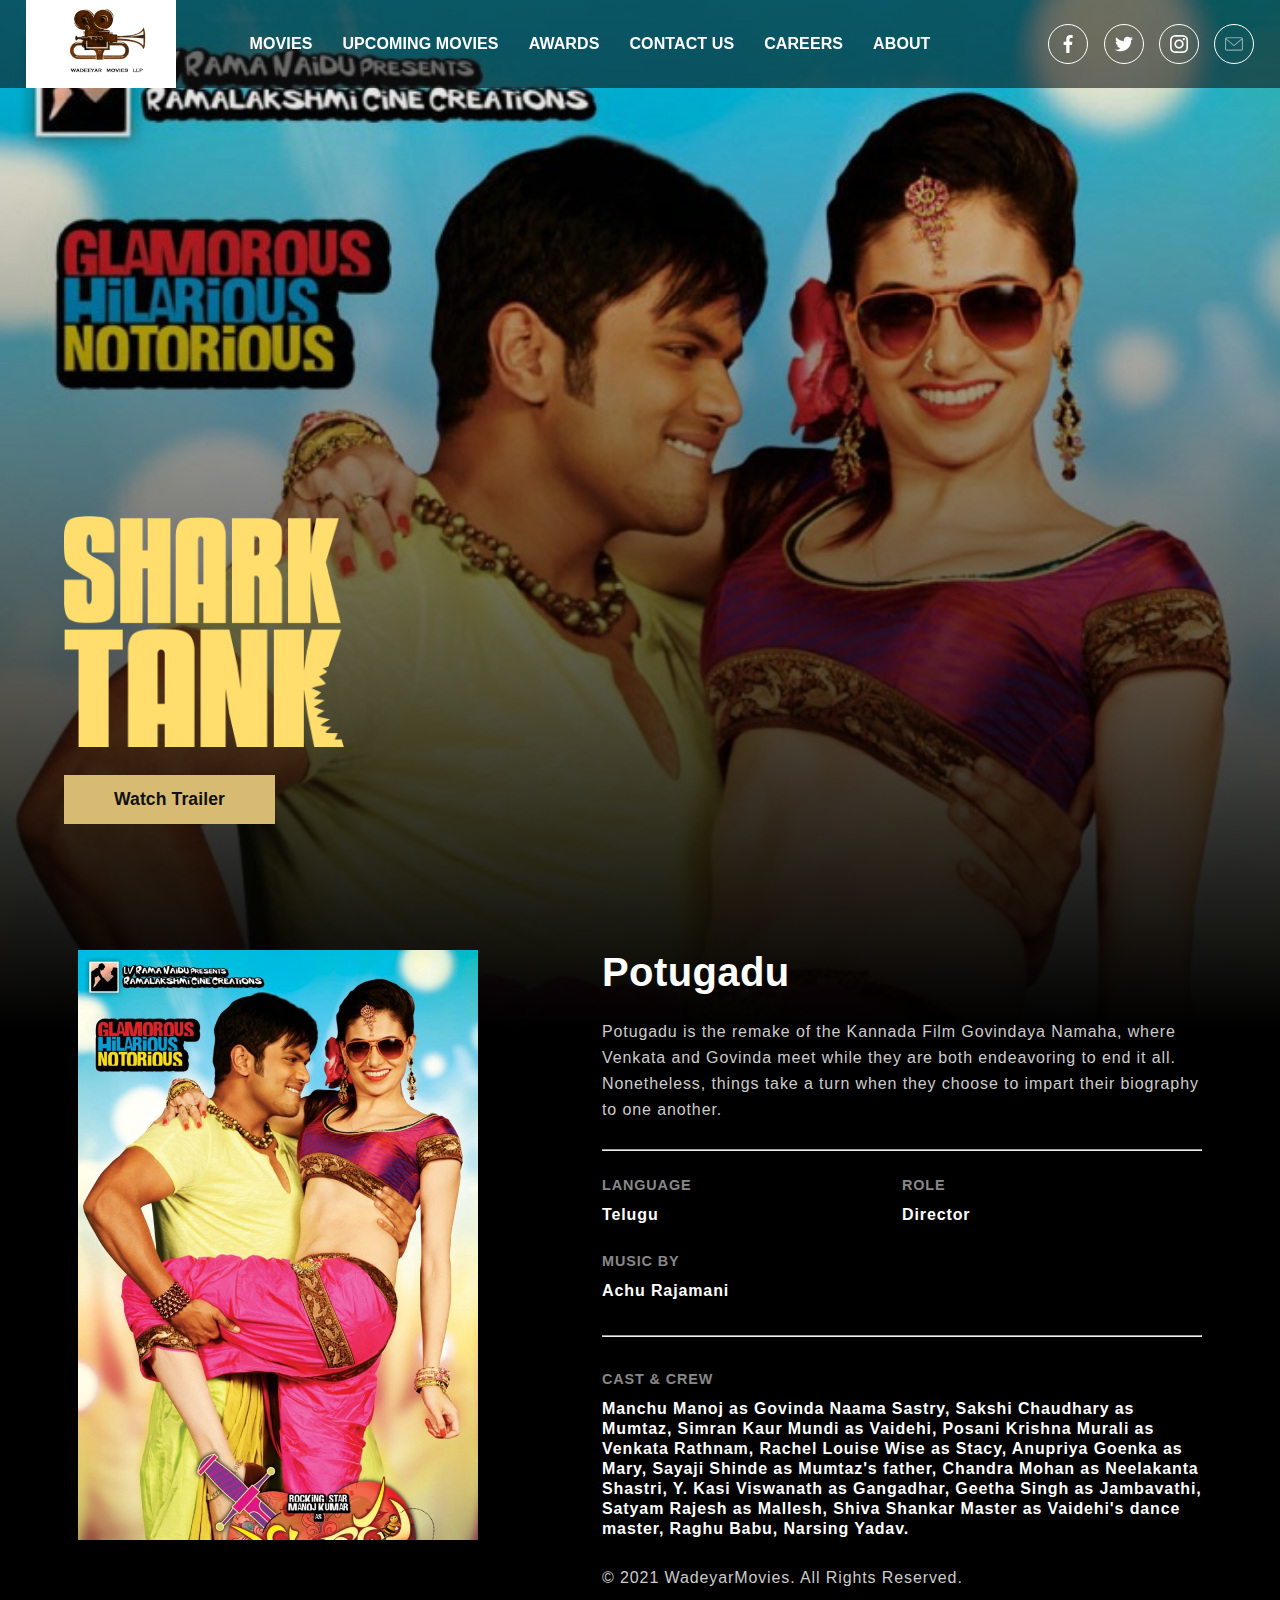
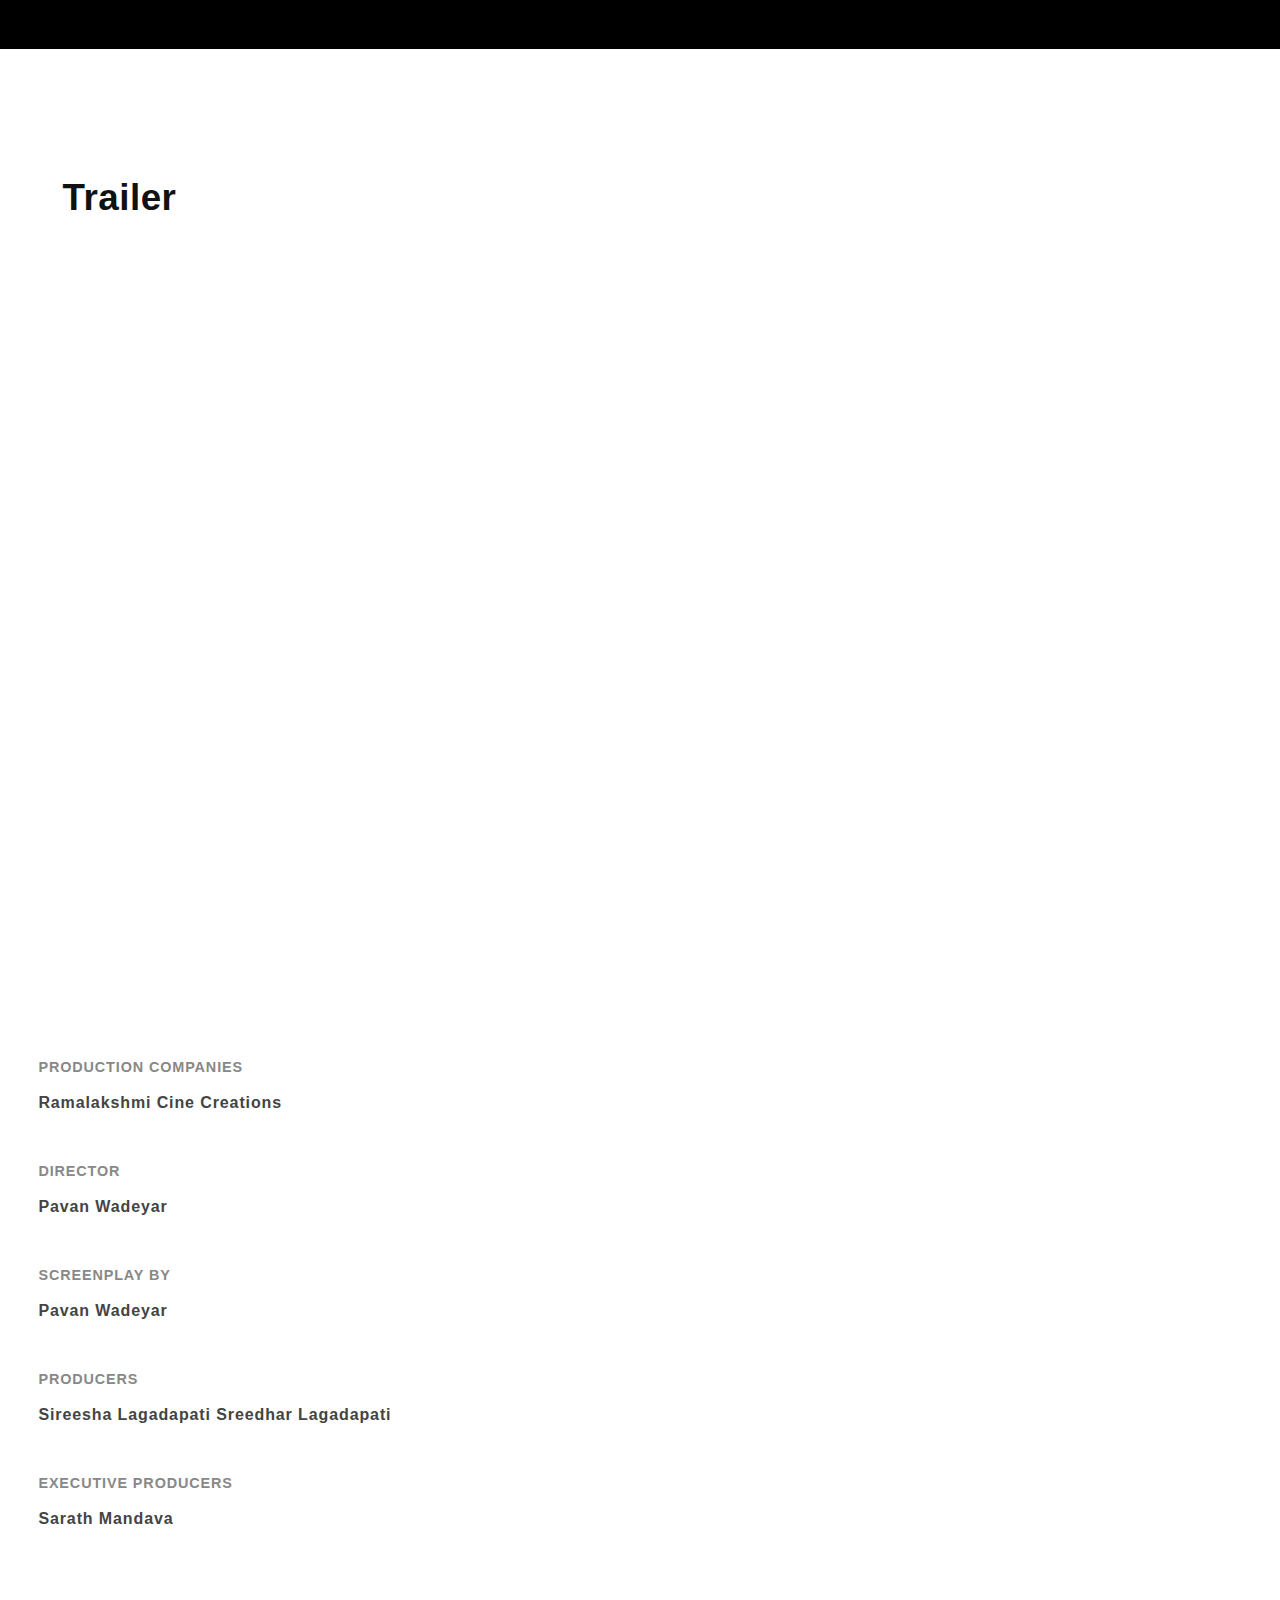
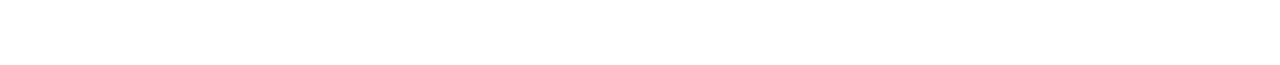
<file: movi-details2.html>
<!DOCTYPE html>
<html lang="en">

<head>
    <meta charset="UTF-8">
    <meta http-equiv="X-UA-Compatible" content="IE=edge">
    <meta name="viewport" content="width=device-width, initial-scale=1.0">
    <title>Document</title>
    <link rel="stylesheet" href="./mgm-movie-details.css">
</head>

<body>
     <!-- header starts -->
  <header>
    <div class="mgm_header">
        <div class="logo">
            <a href="./index.html">
            <img src="./img/wadeeyarLogo.svg" alt="">
            </a>
        </div>
        <div class="nav">
            <div class="nav_items">
                <a href="index.html#mmm" class="nav_itm">MOVIES</a>
                <a href="./index.html#um" class="nav_itm">UPCOMING MOVIES</a>
                <a href="./index.html#awa" class="nav_itm">AWARDS</a>
                <a href="" class="nav_itm">CONTACT US</a>
                <a href="./index.html#caree" class="nav_itm">CAREERS</a>
                <a href="./index.html#abb" class="nav_itm">ABOUT</a>
            </div>
        </div>
        <div class="share">
            <div class="single_share">
                <img src="./img/fb_black.svg" alt="">
            </div>
            <div class="single_share">
                <img src="./img/tw_black.svg" alt="">
            </div>
            <div class="single_share">
                <img src="./img/instagram.svg" alt="">
            </div>
            <div class="single_share">
                <img src="./img/envelope.svg" alt="">
            </div>
        </div>

        <div class="hamburger">
            <img onclick="togle()" src="./img/ham.png" id="ham" alt="">

            <div class="dropdown" id="drop">
                <a href="index.html#mmm" class="nav_itm">MOVIES</a>
                <a href="./index.html#um" class="nav_itm">UPCOMING MOVIES</a>
                <a href="./index.html#awa" class="nav_itm">AWARDS</a>
                <a href="" class="nav_itm">CONTACT US</a>
                <a href="./index.html#caree" class="nav_itm">CAREERS</a>
                <a href="./index.html#abb" class="nav_itm">ABOUT</a>
            </div>
        </div>
    </div>
</header>
<!-- header ends -->
    <div class="movie-details-page">
        <div class="main-details-page">
            <div class="big-banner-img">
                <img src="./img/pawan wadeyar movies/pawan wadeyar movies/Potugadu.jpg" alt="">
                <div class="details-container">
                    <div class="title_img">
                        <img src="./img/caurosel-mgm/SHARKTANK2020 - Title Treatment (1).png" alt="">
                        <!-- <div class="img_text"></div> -->
                    </div>
                    <a href="#t2">
                    <div class="yellow-btn">
                        Watch Trailer
                    </div>
                    </a>
                </div>
            </div>
        </div>
        <div class="more-details-video">
            <div class="img_video">
                <img src="./img/pawan wadeyar movies/pawan wadeyar movies/Potugadu.jpg" alt="">
            </div>
            <div class="details-right">
                <div class="title-video">Potugadu</div>
                <div class="details_video">Potugadu is the remake of the Kannada Film Govindaya Namaha, where Venkata
                    and Govinda
                    meet while they are both endeavoring to end it all. Nonetheless, things take a turn when they
                    choose to impart their biography to one another. </div>
                <hr>
                <div class="key_details">
                    <div class="single-key-detail">
                        <div class="key_topic">LANGUAGE</div>
                        <div class="key_description">Telugu </div>
                    </div>
                    <div class="single-key-detail">
                        <div class="key_topic">ROLE</div>
                        <div class="key_description">Director</div>
                    </div>
                    <div class="single-key-detail">
                        <div class="key_topic">MUSIC BY</div>
                        <div class="key_description">Achu Rajamani</div>
                    </div>
                </div>
                <hr>
                <div class="cast_key">
                    <div class="single-key-detail">
                        <div class="key_topic">CAST & CREW</div>
                        <div class="key_description">Manchu Manoj as Govinda Naama Sastry, Sakshi Chaudhary as Mumtaz,
                            Simran Kaur Mundi as Vaidehi, Posani Krishna Murali as Venkata Rathnam, Rachel Louise Wise
                            as Stacy, Anupriya Goenka as Mary, Sayaji Shinde as Mumtaz's father, Chandra Mohan as
                            Neelakanta Shastri, Y. Kasi Viswanath as Gangadhar, Geetha Singh as Jambavathi, Satyam
                            Rajesh as Mallesh, Shiva Shankar Master as Vaidehi's dance master, Raghu Babu, Narsing
                            Yadav. </div>
                    </div>
                </div>
                <div class="copyrights">
                    © 2021 WadeyarMovies. All Rights Reserved.
                </div>
            </div>
        </div>
        <div class="trailer-part"id="t2">
            <div class="title">
                Trailer
            </div>
            <iframe width="100%" height="650px" src="https://www.youtube.com/embed/IFCbkWQ6jjc"
                title="YouTube video player" frameborder="0"
                allow="accelerometer; autoplay; clipboard-write; encrypted-media; gyroscope; picture-in-picture"
                allowfullscreen></iframe>
        </div>
        <div class="all-details">
            <div class="single-detail">
                <div class="heading_detail">PRODUCTION COMPANIES</div>
                <div class="detail_content">Ramalakshmi Cine Creations</div>
            </div>
            <div class="single-detail">
                <div class="heading_detail">DIRECTOR</div>
                <div class="detail_content">Pavan Wadeyar</div>
            </div>
            <div class="single-detail">
                <div class="heading_detail">SCREENPLAY BY</div>
                <div class="detail_content">Pavan Wadeyar</div>
            </div>
            <div class="single-detail">
                <div class="heading_detail">PRODUCERS</div>
                <div class="detail_content">Sireesha Lagadapati
                    Sreedhar Lagadapati
                </div>
            </div>
            <div class="single-detail">
                <div class="heading_detail">EXECUTIVE PRODUCERS</div>
                <div class="detail_content">Sarath Mandava</div>
            </div>
        </div>
    </div>
</body>



<script>
    document.getElementById("drop").style.display="none"
    function togle() {
    var x =  document.getElementById("drop");
    if (x.style.display == "none") {
     x.style.display = "flex";
    } else {
     x.style.display = "none";
    }
    }
</script>
</html>
</file>
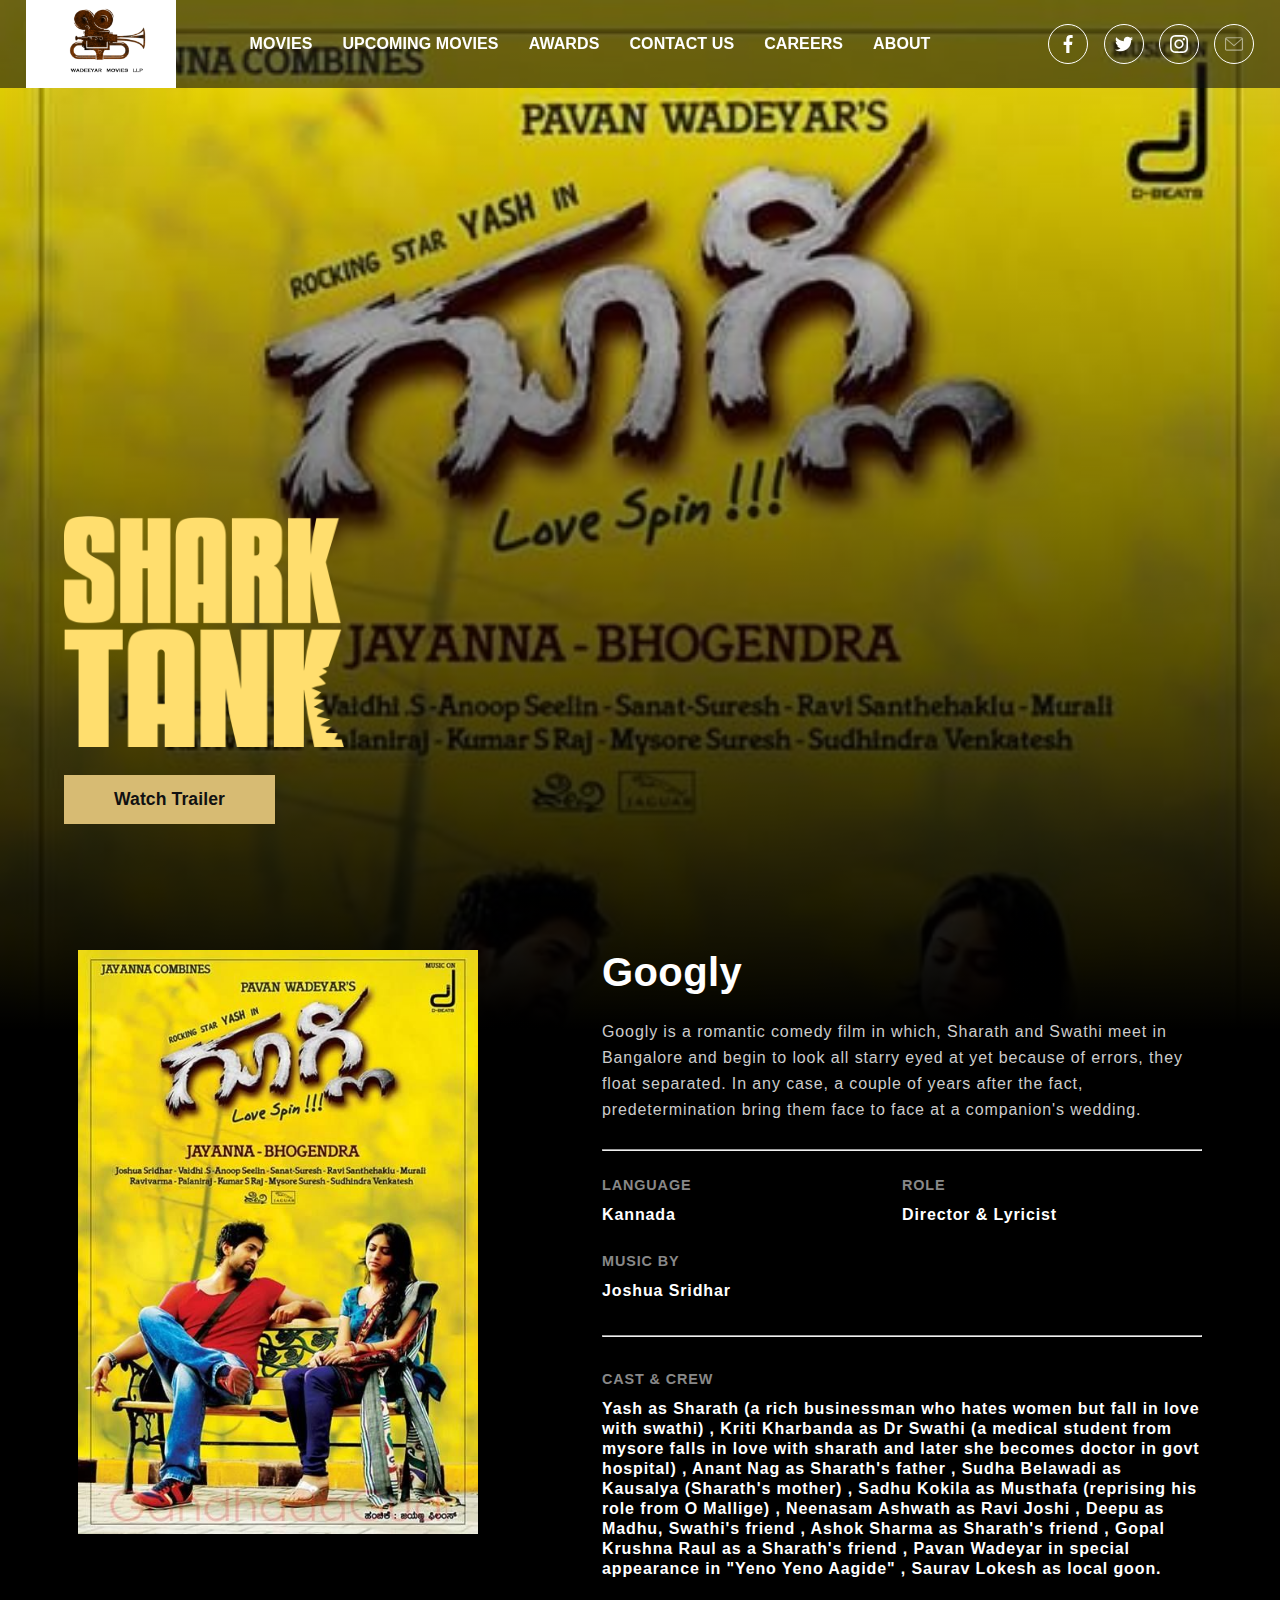
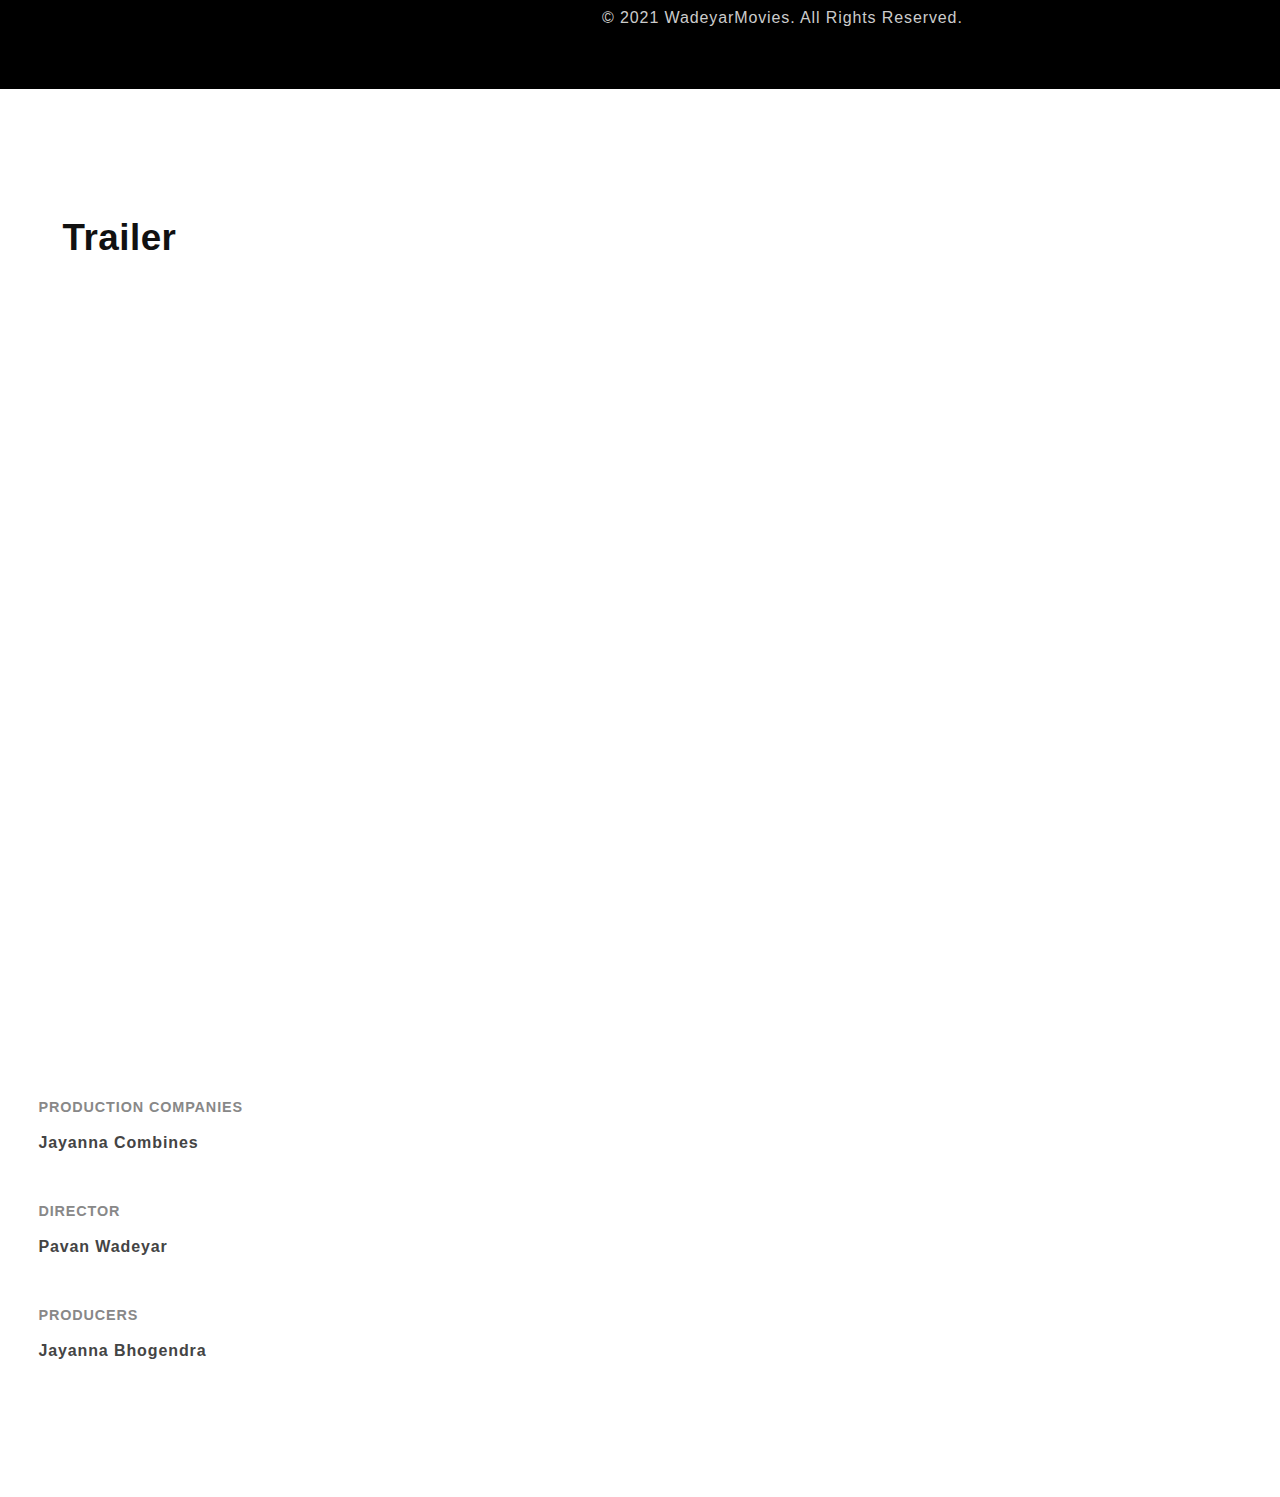
<file: movi-details3.html>
<!DOCTYPE html>
<html lang="en">

<head>
    <meta charset="UTF-8">
    <meta http-equiv="X-UA-Compatible" content="IE=edge">
    <meta name="viewport" content="width=device-width, initial-scale=1.0">
    <title>Document</title>
    <link rel="stylesheet" href="./mgm-movie-details.css">
</head>

<body>
     <!-- header starts -->
  <header>
    <div class="mgm_header">
        <div class="logo">
            <a href="./index.html">
            <img src="./img/wadeeyarLogo.svg" alt="">
            </a>
        </div>
        <div class="nav">
            <div class="nav_items">
                <a href="index.html#mmm" class="nav_itm">MOVIES</a>
                <a href="./index.html#um" class="nav_itm">UPCOMING MOVIES</a>
                <a href="./index.html#awa" class="nav_itm">AWARDS</a>
                <a href="" class="nav_itm">CONTACT US</a>
                <a href="./index.html#caree" class="nav_itm">CAREERS</a>
                <a href="./index.html#abb" class="nav_itm">ABOUT</a>
            </div>
        </div>
        <div class="share">
            <div class="single_share">
                <img src="./img/fb_black.svg" alt="">
            </div>
            <div class="single_share">
                <img src="./img/tw_black.svg" alt="">
            </div>
            <div class="single_share">
                <img src="./img/instagram.svg" alt="">
            </div>
            <div class="single_share">
                <img src="./img/envelope.svg" alt="">
            </div>
        </div>

        <div class="hamburger">
            <img onclick="togle()" src="./img/ham.png" id="ham" alt="">

            <div class="dropdown" id="drop">
                <a href="index.html#mmm" class="nav_itm">MOVIES</a>
                <a href="./index.html#um" class="nav_itm">UPCOMING MOVIES</a>
                <a href="./index.html#awa" class="nav_itm">AWARDS</a>
                <a href="" class="nav_itm">CONTACT US</a>
                <a href="./index.html#caree" class="nav_itm">CAREERS</a>
                <a href="./index.html#abb" class="nav_itm">ABOUT</a>
            </div>
        </div>
    </div>
</header>
<!-- header ends -->
    <div class="movie-details-page">
        <div class="main-details-page">
            <div class="big-banner-img">
                <img src="./img/pawan wadeyar movies/pawan wadeyar movies/Googly.jpg" alt="">
                <div class="details-container">
                    <div class="title_img">
                        <img src="./img/caurosel-mgm/SHARKTANK2020 - Title Treatment (1).png" alt="">
                        <!-- <div class="img_text"></div> -->
                    </div>
                    <a href="#t3">
                    <div class="yellow-btn">
                        Watch Trailer
                    </div>
                    </a>
                </div>
            </div>
        </div>
        <div class="more-details-video">
            <div class="img_video">
                <img src="./img/pawan wadeyar movies/pawan wadeyar movies/Googly.jpg" alt="">
            </div>
            <div class="details-right">
                <div class="title-video">Googly</div>
                <div class="details_video">Googly is a romantic comedy film in which, Sharath and Swathi meet in
                    Bangalore and begin to
                    look all starry eyed at yet because of errors, they float separated. In any case, a couple of years
                    after the fact, predetermination bring them face to face at a companion's wedding. </div>
                <hr>
                <div class="key_details">
                    <div class="single-key-detail">
                        <div class="key_topic">LANGUAGE</div>
                        <div class="key_description">Kannada </div>
                    </div>
                    <div class="single-key-detail">
                        <div class="key_topic">ROLE</div>
                        <div class="key_description">Director & Lyricist</div>
                    </div>
                    <div class="single-key-detail">
                        <div class="key_topic">MUSIC BY</div>
                        <div class="key_description">Joshua Sridhar</div>
                    </div>
                </div>
                <hr>
                <div class="cast_key">
                    <div class="single-key-detail">
                        <div class="key_topic">CAST & CREW</div>
                        <div class="key_description">Yash as Sharath (a rich businessman who hates women but fall in
                            love with swathi)
                            , Kriti Kharbanda as Dr Swathi (a medical student from mysore falls in love with sharath
                            and later she becomes doctor in govt hospital)
                            , Anant Nag as Sharath's father
                            , Sudha Belawadi as Kausalya (Sharath's mother)
                            , Sadhu Kokila as Musthafa (reprising his role from O Mallige)
                            , Neenasam Ashwath as Ravi Joshi
                            , Deepu as Madhu, Swathi's friend
                            , Ashok Sharma as Sharath's friend
                            , Gopal Krushna Raul as a Sharath's friend
                            , Pavan Wadeyar in special appearance in "Yeno Yeno Aagide"
                            , Saurav Lokesh as local goon. </div>
                    </div>
                </div>
                <div class="copyrights">
                    © 2021 WadeyarMovies. All Rights Reserved.
                </div>
            </div>
        </div>
        <div class="trailer-part" id="t3">
            <div class="title">
                Trailer
            </div>
            <iframe width="100%" height="650px" src="https://www.youtube.com/embed/QhhbBpzR2eA"
                title="YouTube video player" frameborder="0"
                allow="accelerometer; autoplay; clipboard-write; encrypted-media; gyroscope; picture-in-picture"
                allowfullscreen></iframe>
        </div>
        <div class="all-details">
            <div class="single-detail">
                <div class="heading_detail">PRODUCTION COMPANIES</div>
                <div class="detail_content">Jayanna Combines</div>
            </div>
            <div class="single-detail">
                <div class="heading_detail">DIRECTOR</div>
                <div class="detail_content">Pavan Wadeyar</div>
            </div>
            <!-- <div class="single-detail">
                <div class="heading_detail">SCREENPLAY BY</div>
                <div class="detail_content"></div>
            </div> -->
            <div class="single-detail">
                <div class="heading_detail">PRODUCERS</div>
                <div class="detail_content">Jayanna
                    Bhogendra
                </div>
            </div>
            <!-- <div class="single-detail">
                <div class="heading_detail">EXECUTIVE PRODUCERS</div>
                <div class="detail_content"></div>
            </div> -->
        </div>
    </div>
</body>



<script>
    document.getElementById("drop").style.display="none"
    function togle() {
    var x =  document.getElementById("drop");
    if (x.style.display == "none") {
     x.style.display = "flex";
    } else {
     x.style.display = "none";
    }
    }
</script>
</html>
</file>
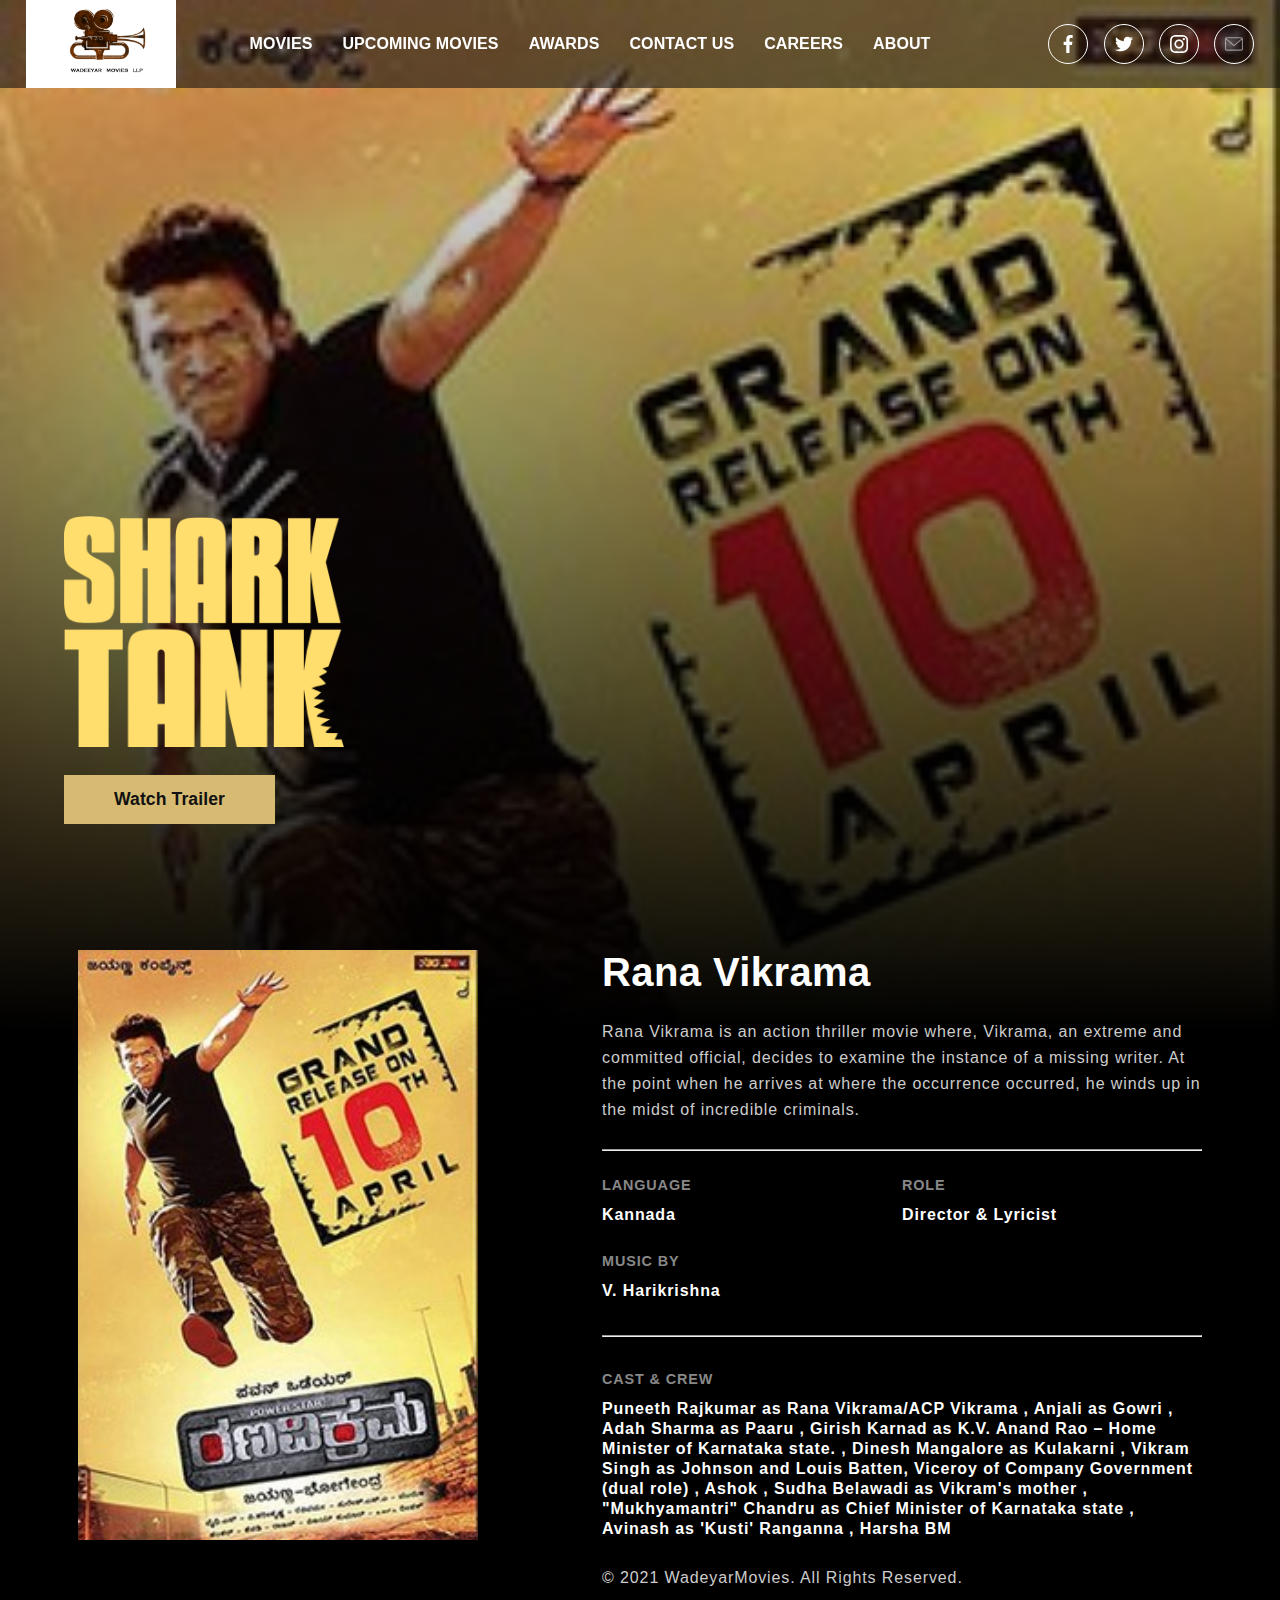
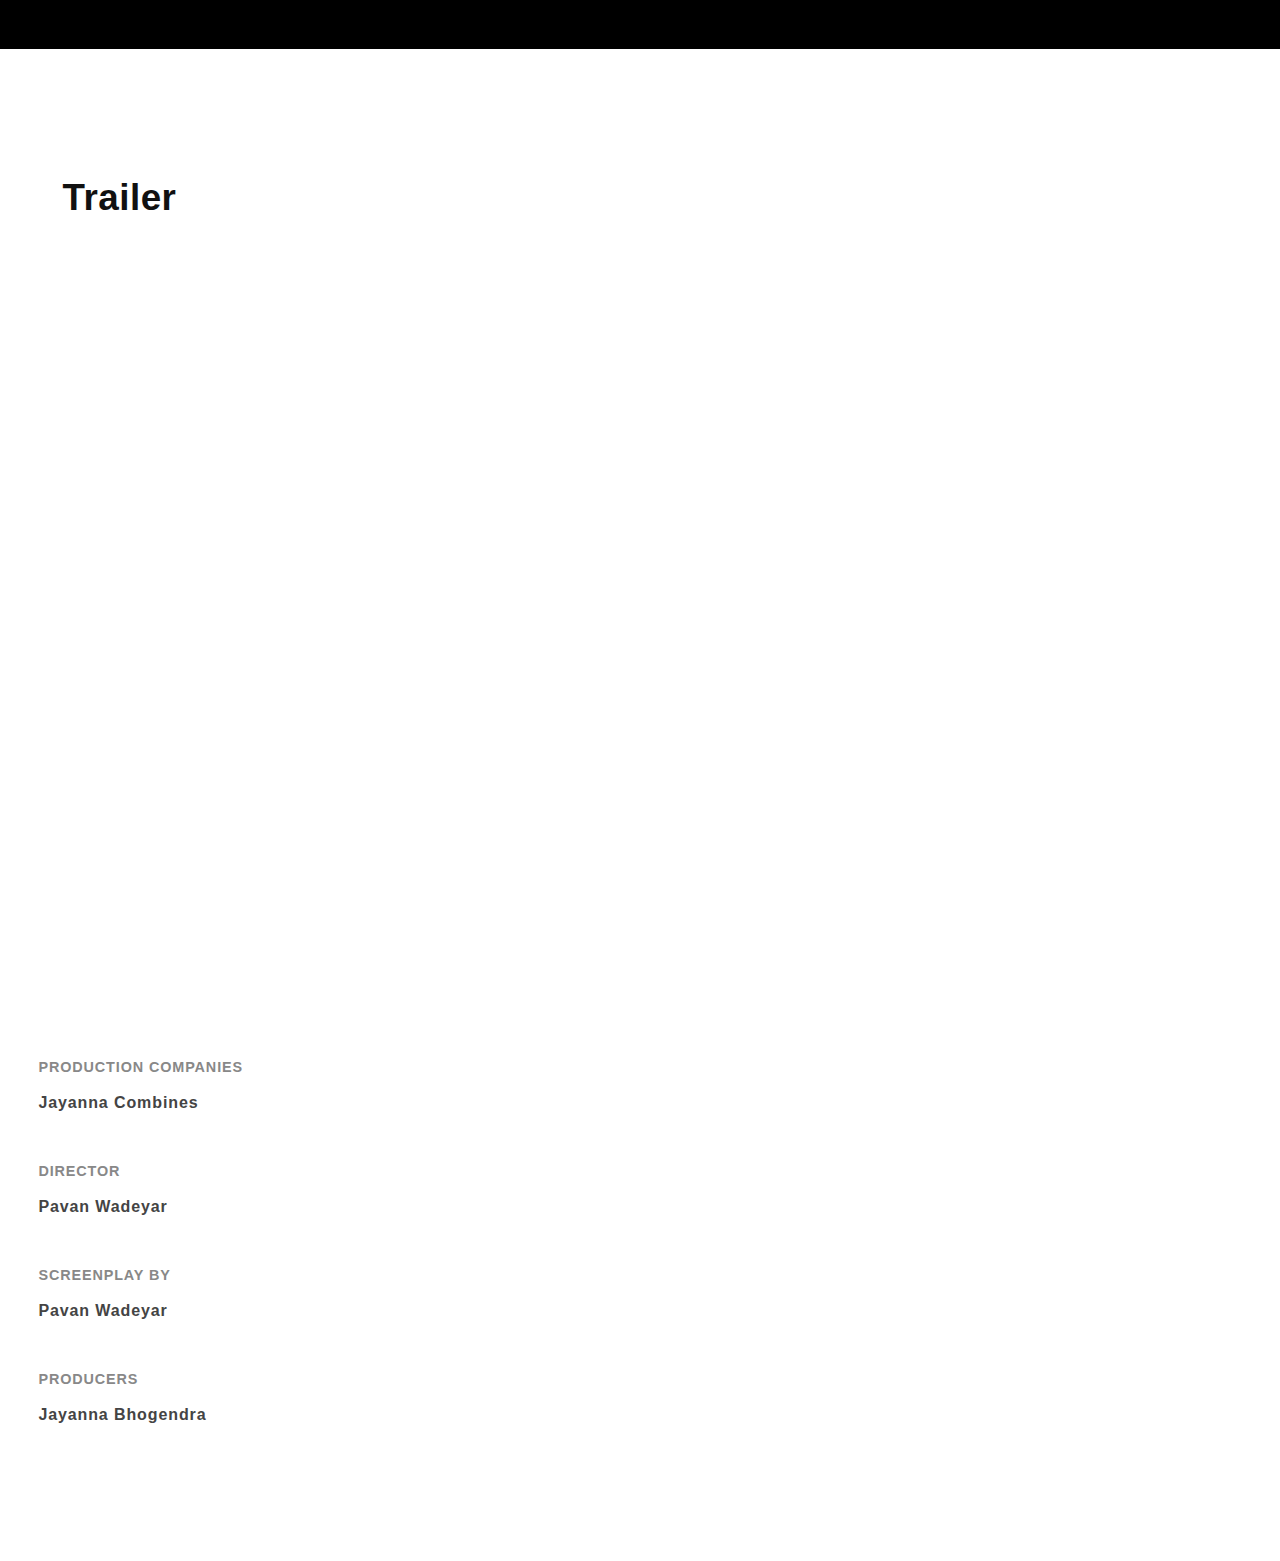
<file: movi-details4.html>
<!DOCTYPE html>
<html lang="en">

<head>
    <meta charset="UTF-8">
    <meta http-equiv="X-UA-Compatible" content="IE=edge">
    <meta name="viewport" content="width=device-width, initial-scale=1.0">
    <title>Document</title>
    <link rel="stylesheet" href="./mgm-movie-details.css">
</head>

<body>
     <!-- header starts -->
  <header>
    <div class="mgm_header">
        <div class="logo">
            <a href="./index.html">
            <img src="./img/wadeeyarLogo.svg" alt="">
            </a>
        </div>
        <div class="nav">
            <div class="nav_items">
                <a href="index.html#mmm" class="nav_itm">MOVIES</a>
                <a href="./index.html#um" class="nav_itm">UPCOMING MOVIES</a>
                <a href="./index.html#awa" class="nav_itm">AWARDS</a>
                <a href="" class="nav_itm">CONTACT US</a>
                <a href="./index.html#caree" class="nav_itm">CAREERS</a>
                <a href="./index.html#abb" class="nav_itm">ABOUT</a>
            </div>
        </div>
        <div class="share">
            <div class="single_share">
                <img src="./img/fb_black.svg" alt="">
            </div>
            <div class="single_share">
                <img src="./img/tw_black.svg" alt="">
            </div>
            <div class="single_share">
                <img src="./img/instagram.svg" alt="">
            </div>
            <div class="single_share">
                <img src="./img/envelope.svg" alt="">
            </div>
        </div>

        <div class="hamburger">
            <img onclick="togle()" src="./img/ham.png" id="ham" alt="">

            <div class="dropdown" id="drop">
                <a href="index.html#mmm" class="nav_itm">MOVIES</a>
                <a href="./index.html#um" class="nav_itm">UPCOMING MOVIES</a>
                <a href="./index.html#awa" class="nav_itm">AWARDS</a>
                <a href="" class="nav_itm">CONTACT US</a>
                <a href="./index.html#caree" class="nav_itm">CAREERS</a>
                <a href="./index.html#abb" class="nav_itm">ABOUT</a>
            </div>
        </div>
    </div>
</header>
<!-- header ends -->
    <div class="movie-details-page">
        <div class="main-details-page">
            <div class="big-banner-img">
                <img src="./img/pawan wadeyar movies/pawan wadeyar movies/Rana Vikrama.jpg" alt="">
                <div class="details-container">
                    <div class="title_img">
                        <img src="./img/caurosel-mgm/SHARKTANK2020 - Title Treatment (1).png" alt="">
                        <!-- <div class="img_text"></div> -->
                    </div>
                    <a href="#t4">
                    <div class="yellow-btn">
                        Watch Trailer
                    </div>
                    </a>
                </div>
            </div>
        </div>
        <div class="more-details-video">
            <div class="img_video">
                <img src="./img/pawan wadeyar movies/pawan wadeyar movies/Rana Vikrama.jpg" alt="">
            </div>
            <div class="details-right">
                <div class="title-video">Rana Vikrama</div>
                <div class="details_video">Rana Vikrama is an action thriller movie where, Vikrama, an extreme and
                    committed official,
                    decides to examine the instance of a missing writer. At the point when he arrives at where the
                    occurrence occurred, he winds up in the midst of incredible criminals.</div>
                <hr>
                <div class="key_details">
                    <div class="single-key-detail">
                        <div class="key_topic">LANGUAGE</div>
                        <div class="key_description">Kannada </div>
                    </div>
                    <div class="single-key-detail">
                        <div class="key_topic">ROLE</div>
                        <div class="key_description">Director & Lyricist </div>
                    </div>
                    <div class="single-key-detail">
                        <div class="key_topic">MUSIC BY</div>
                        <div class="key_description">V. Harikrishna </div>
                    </div>
                </div>
                <hr>
                <div class="cast_key">
                    <div class="single-key-detail">
                        <div class="key_topic">CAST & CREW</div>
                        <div class="key_description">Puneeth Rajkumar as Rana Vikrama/ACP Vikrama
                            , Anjali as Gowri
                            , Adah Sharma as Paaru
                            , Girish Karnad as K.V. Anand Rao – Home Minister of Karnataka state.
                            , Dinesh Mangalore as Kulakarni
                            , Vikram Singh as Johnson and Louis Batten, Viceroy of Company Government (dual role)
                            , Ashok
                            , Sudha Belawadi as Vikram's mother
                            , "Mukhyamantri" Chandru as Chief Minister of Karnataka state
                            , Avinash as 'Kusti' Ranganna
                            , Harsha BM </div>
                    </div>
                </div>
                <div class="copyrights">
                    © 2021 WadeyarMovies. All Rights Reserved.
                </div>
            </div>
        </div>
        <div class="trailer-part" id="t4">
            <div class="title">
                Trailer
            </div>
            <iframe width="100%" height="650px" src="https://www.youtube.com/embed/_jH_TmXxaDc"
                title="YouTube video player" frameborder="0"
                allow="accelerometer; autoplay; clipboard-write; encrypted-media; gyroscope; picture-in-picture"
                allowfullscreen></iframe>
        </div>
        <div class="all-details">
            <div class="single-detail">
                <div class="heading_detail">PRODUCTION COMPANIES</div>
                <div class="detail_content">Jayanna Combines</div>
            </div>
            <div class="single-detail">
                <div class="heading_detail">DIRECTOR</div>
                <div class="detail_content">Pavan Wadeyar</div>
            </div>
            <div class="single-detail">
                <div class="heading_detail">SCREENPLAY BY</div>
                <div class="detail_content">Pavan Wadeyar</div>
            </div>
            <div class="single-detail">
                <div class="heading_detail">PRODUCERS</div>
                <div class="detail_content">Jayanna
                    Bhogendra
                </div>
            </div>
            <!-- <div class="single-detail">
                <div class="heading_detail">EXECUTIVE PRODUCERS</div>
                <div class="detail_content"></div>
            </div> -->
        </div>
    </div>
</body>


<script>
    document.getElementById("drop").style.display="none"
    function togle() {
    var x =  document.getElementById("drop");
    if (x.style.display == "none") {
     x.style.display = "flex";
    } else {
     x.style.display = "none";
    }
    }
</script>
</html>
</file>
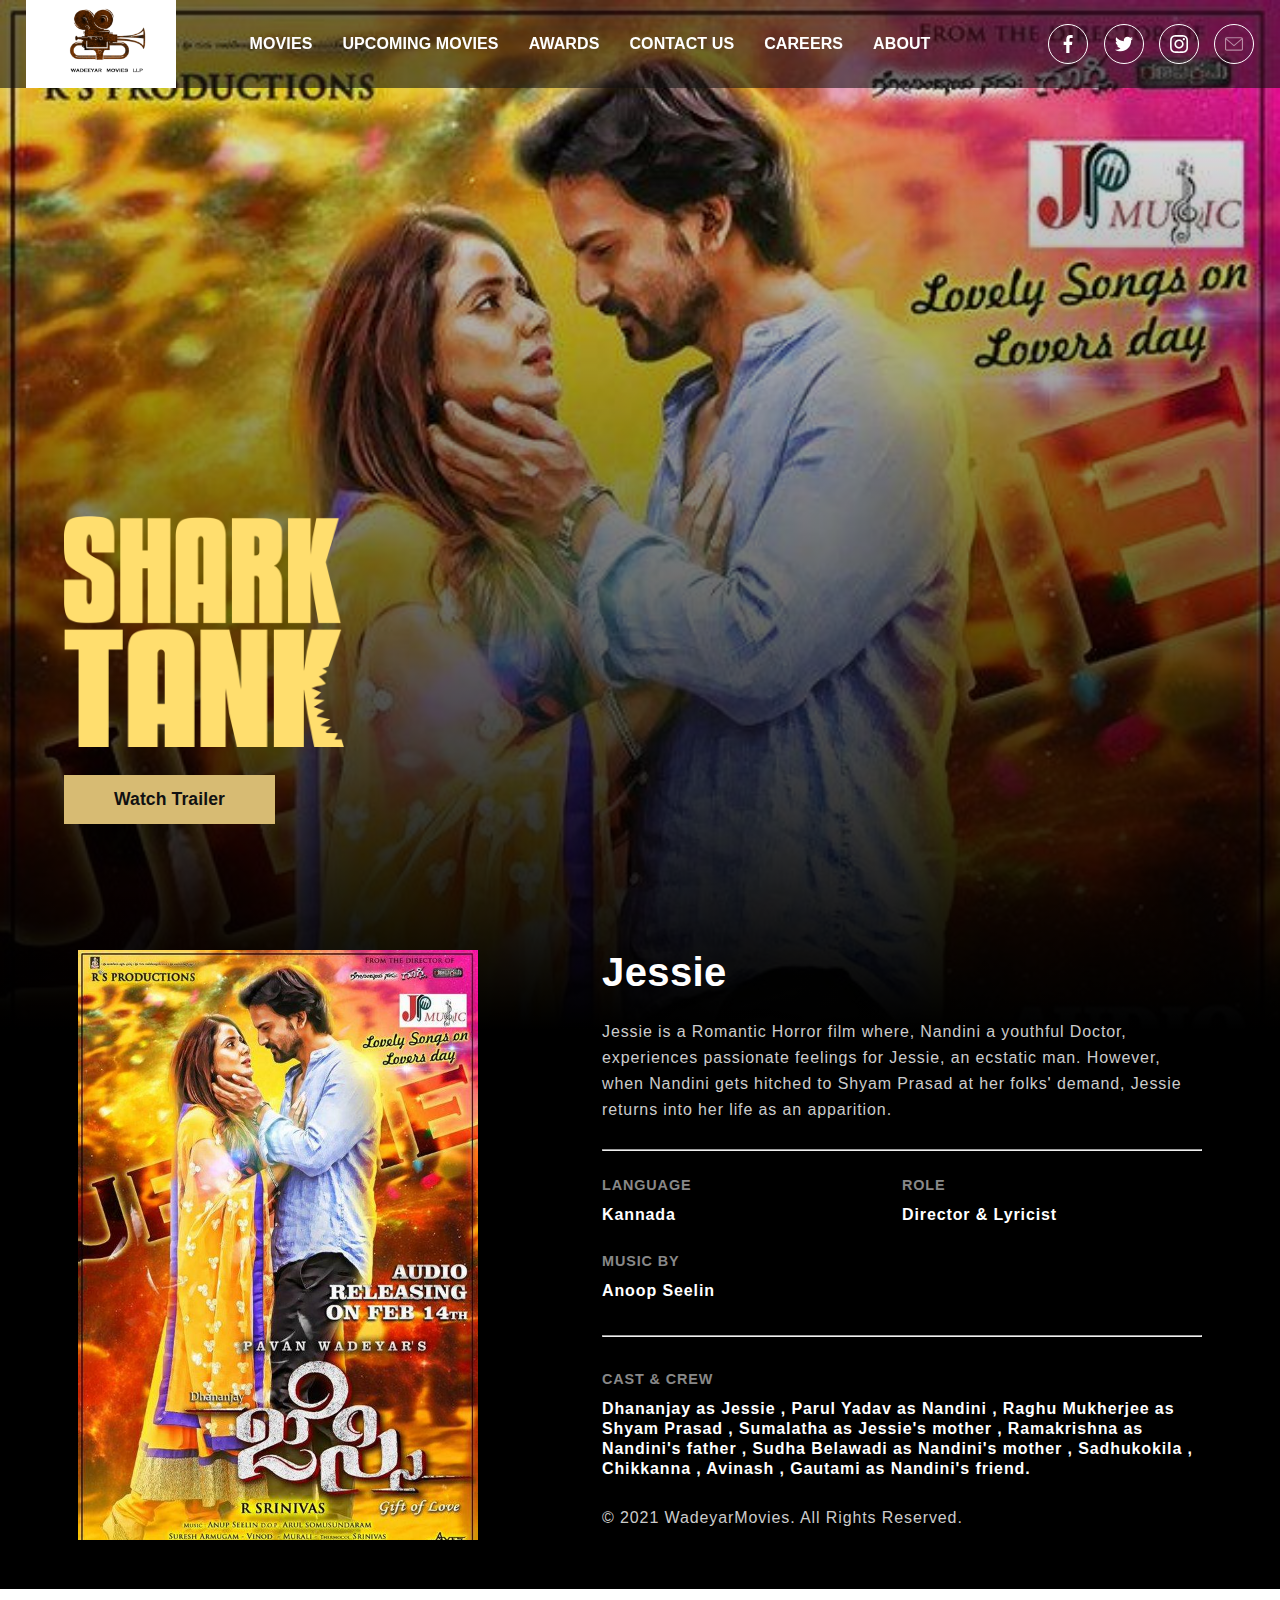
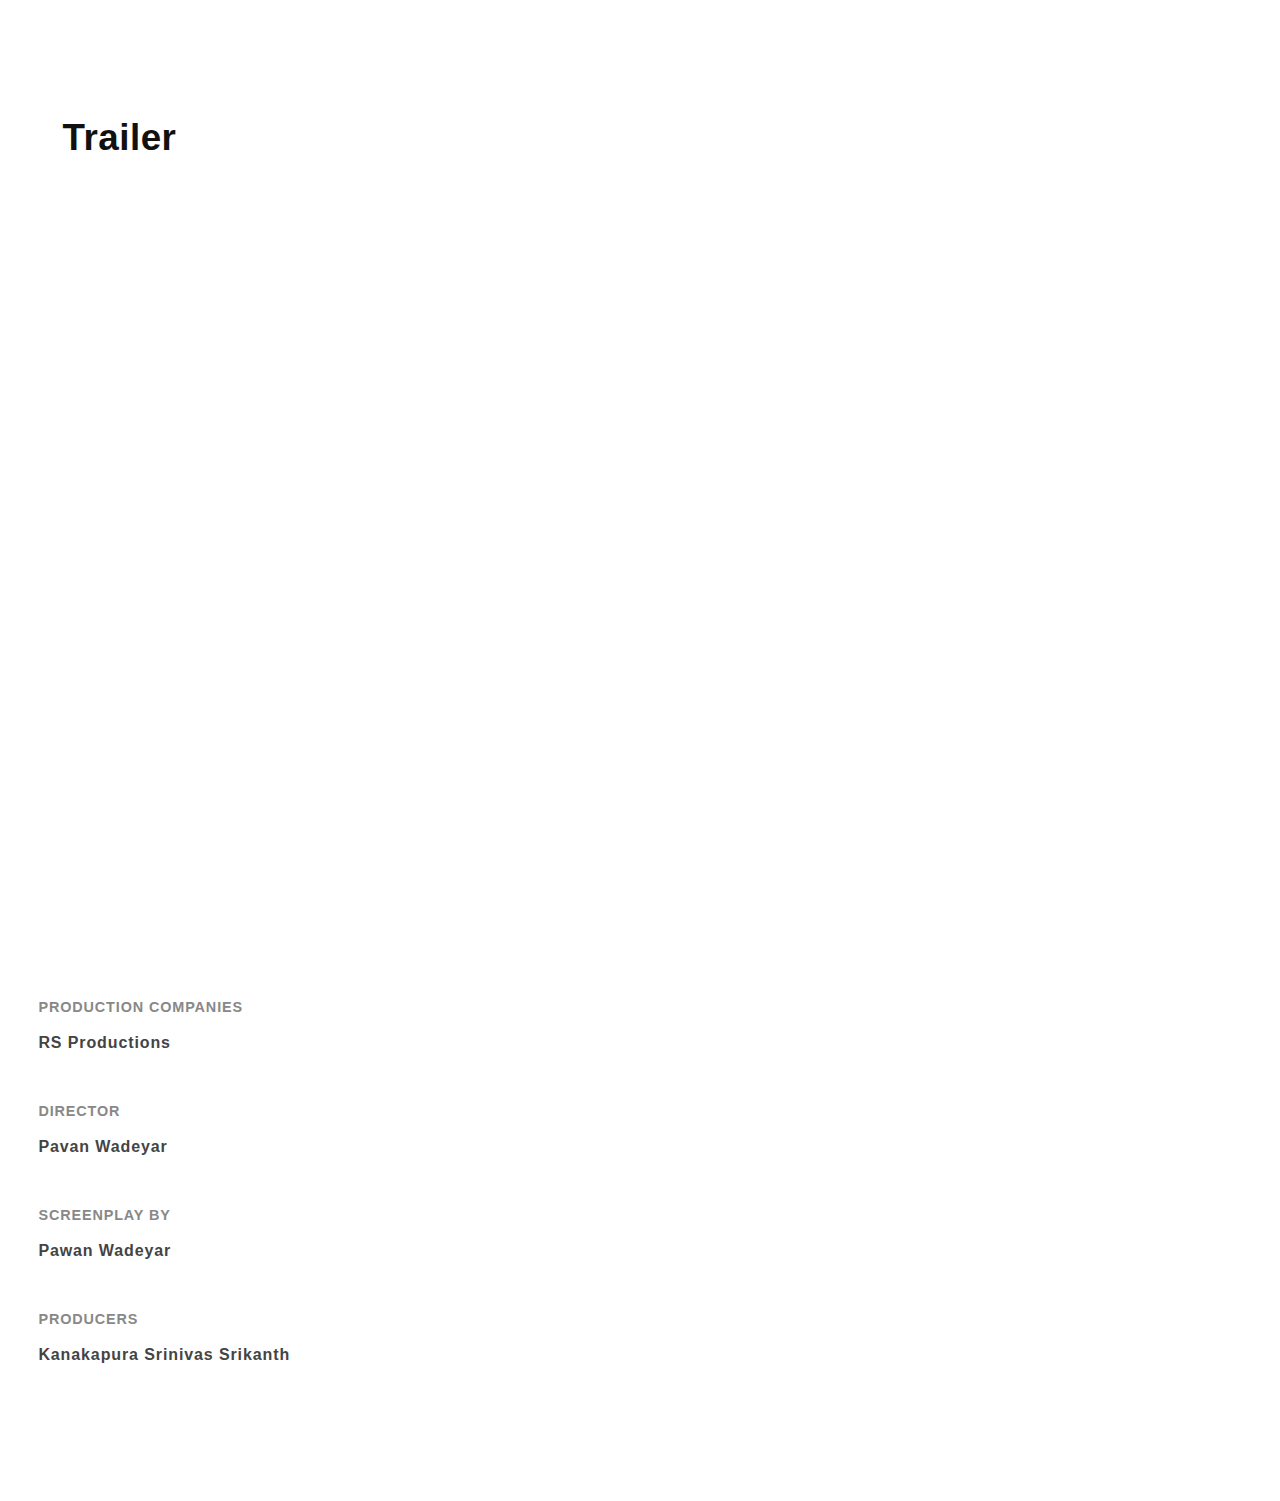
<file: movi-details5.html>
<!DOCTYPE html>
<html lang="en">

<head>
    <meta charset="UTF-8">
    <meta http-equiv="X-UA-Compatible" content="IE=edge">
    <meta name="viewport" content="width=device-width, initial-scale=1.0">
    <title>Document</title>
    <link rel="stylesheet" href="./mgm-movie-details.css">
</head>

<body>
     <!-- header starts -->
  <header>
    <div class="mgm_header">
        <div class="logo">
            <a href="./index.html">
            <img src="./img/wadeeyarLogo.svg" alt="">
            </a>
        </div>
        <div class="nav">
            <div class="nav_items">
                <a href="index.html#mmm" class="nav_itm">MOVIES</a>
                <a href="./index.html#um" class="nav_itm">UPCOMING MOVIES</a>
                <a href="./index.html#awa" class="nav_itm">AWARDS</a>
                <a href="" class="nav_itm">CONTACT US</a>
                <a href="./index.html#caree" class="nav_itm">CAREERS</a>
                <a href="./index.html#abb" class="nav_itm">ABOUT</a>
            </div>
        </div>
        <div class="share">
            <div class="single_share">
                <img src="./img/fb_black.svg" alt="">
            </div>
            <div class="single_share">
                <img src="./img/tw_black.svg" alt="">
            </div>
            <div class="single_share">
                <img src="./img/instagram.svg" alt="">
            </div>
            <div class="single_share">
                <img src="./img/envelope.svg" alt="">
            </div>
        </div>

        <div class="hamburger">
            <img onclick="togle()" src="./img/ham.png" id="ham" alt="">

            <div class="dropdown" id="drop">
                <a href="index.html#mmm" class="nav_itm">MOVIES</a>
                <a href="./index.html#um" class="nav_itm">UPCOMING MOVIES</a>
                <a href="./index.html#awa" class="nav_itm">AWARDS</a>
                <a href="" class="nav_itm">CONTACT US</a>
                <a href="./index.html#caree" class="nav_itm">CAREERS</a>
                <a href="./index.html#abb" class="nav_itm">ABOUT</a>
            </div>
        </div>
    </div>
</header>
<!-- header ends -->
    <div class="movie-details-page">
        <div class="main-details-page">
            <div class="big-banner-img">
                <img src="./img/pawan wadeyar movies/pawan wadeyar movies/Jessie.jpg" alt="">
                <div class="details-container">
                    <div class="title_img">
                        <img src="./img/caurosel-mgm/SHARKTANK2020 - Title Treatment (1).png" alt="">
                        <!-- <div class="img_text"></div> -->
                    </div>
                    <a href="#t5">
                    <div class="yellow-btn">
                        Watch Trailer
                    </div>
                    </a>
                </div>
            </div>
        </div>
        <div class="more-details-video">
            <div class="img_video">
                <img src="./img/pawan wadeyar movies/pawan wadeyar movies/Jessie.jpg" alt="">
            </div>
            <div class="details-right">
                <div class="title-video">Jessie</div>
                <div class="details_video">Jessie is a Romantic Horror film where, Nandini a youthful Doctor,
                    experiences
                    passionate feelings for Jessie, an ecstatic man. However, when Nandini gets hitched to
                    Shyam Prasad at her folks' demand, Jessie returns into her life as an apparition.</div>
                <hr>
                <div class="key_details">
                    <div class="single-key-detail">
                        <div class="key_topic">LANGUAGE</div>
                        <div class="key_description">Kannada</div>
                    </div>
                    <div class="single-key-detail">
                        <div class="key_topic">ROLE</div>
                        <div class="key_description">Director & Lyricist</div>
                    </div>
                    <div class="single-key-detail">
                        <div class="key_topic">MUSIC BY</div>
                        <div class="key_description">Anoop Seelin</div>
                    </div>
                </div>
                <hr>
                <div class="cast_key">
                    <div class="single-key-detail">
                        <div class="key_topic">CAST & CREW</div>
                        <div class="key_description">Dhananjay as Jessie
                            , Parul Yadav as Nandini
                            , Raghu Mukherjee as Shyam Prasad
                            , Sumalatha as Jessie's mother
                            , Ramakrishna as Nandini's father
                            , Sudha Belawadi as Nandini's mother
                            , Sadhukokila
                            , Chikkanna
                            , Avinash
                            , Gautami as Nandini's friend.</div>
                    </div>
                </div>
                <div class="copyrights">
                    © 2021 WadeyarMovies. All Rights Reserved.
                </div>
            </div>
        </div>
        <div class="trailer-part" id="t5">
            <div class="title">
                Trailer
            </div>
            <iframe width="100%" height="650px" src="https://www.youtube.com/embed/Jhi-b5e63CQ"
                title="YouTube video player" frameborder="0"
                allow="accelerometer; autoplay; clipboard-write; encrypted-media; gyroscope; picture-in-picture"
                allowfullscreen></iframe>
        </div>
        <div class="all-details">
            <div class="single-detail">
                <div class="heading_detail">PRODUCTION COMPANIES</div>
                <div class="detail_content">RS Productions</div>
            </div>
            <div class="single-detail">
                <div class="heading_detail">DIRECTOR</div>
                <div class="detail_content">Pavan Wadeyar</div>
            </div>
            <div class="single-detail">
                <div class="heading_detail">SCREENPLAY BY</div>
                <div class="detail_content">Pawan Wadeyar</div>
            </div>
            <div class="single-detail">
                <div class="heading_detail">PRODUCERS</div>
                <div class="detail_content">Kanakapura Srinivas
                    Srikanth
                </div>
            </div>
            <!-- <div class="single-detail">
                <div class="heading_detail">EXECUTIVE PRODUCERS</div>
                <div class="detail_content"></div>
            </div> -->
        </div>
    </div>
</body>


<script>
    document.getElementById("drop").style.display="none"
    function togle() {
    var x =  document.getElementById("drop");
    if (x.style.display == "none") {
     x.style.display = "flex";
    } else {
     x.style.display = "none";
    }
    }
</script>
</html>
</file>
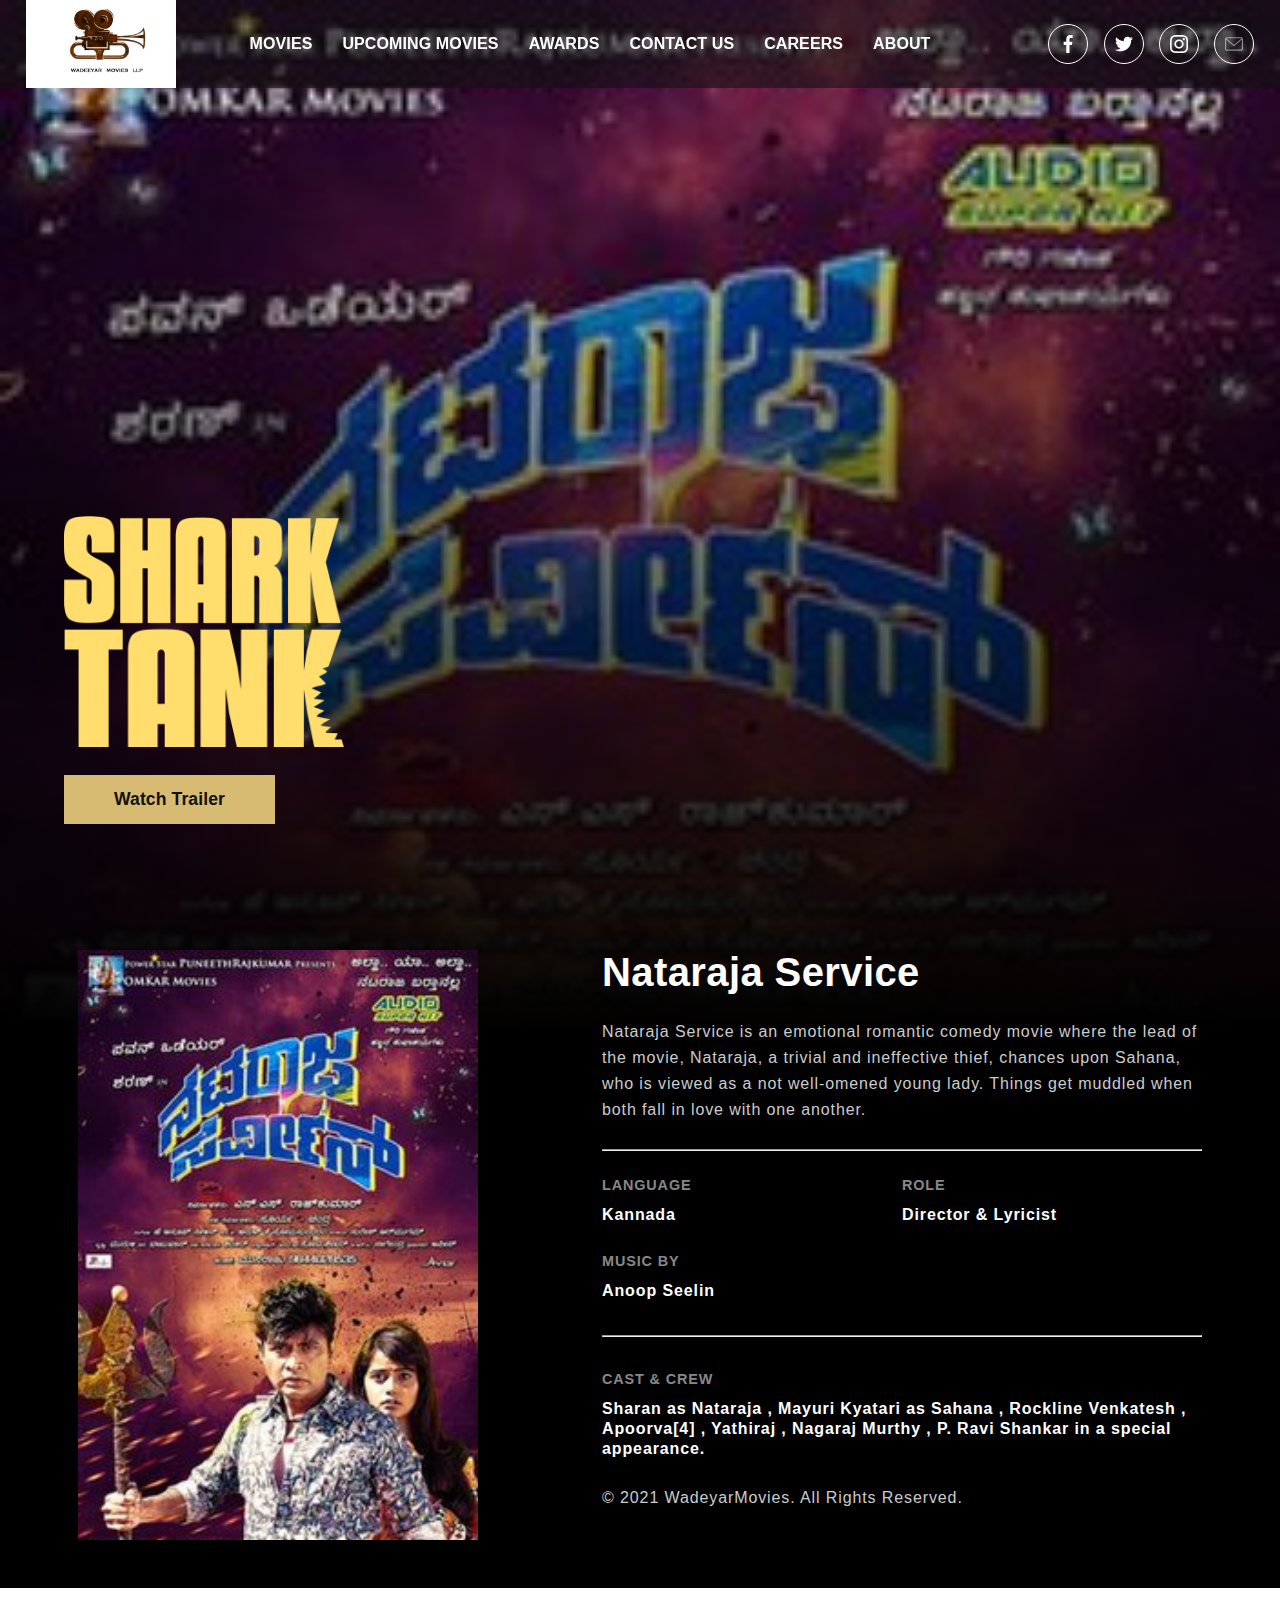
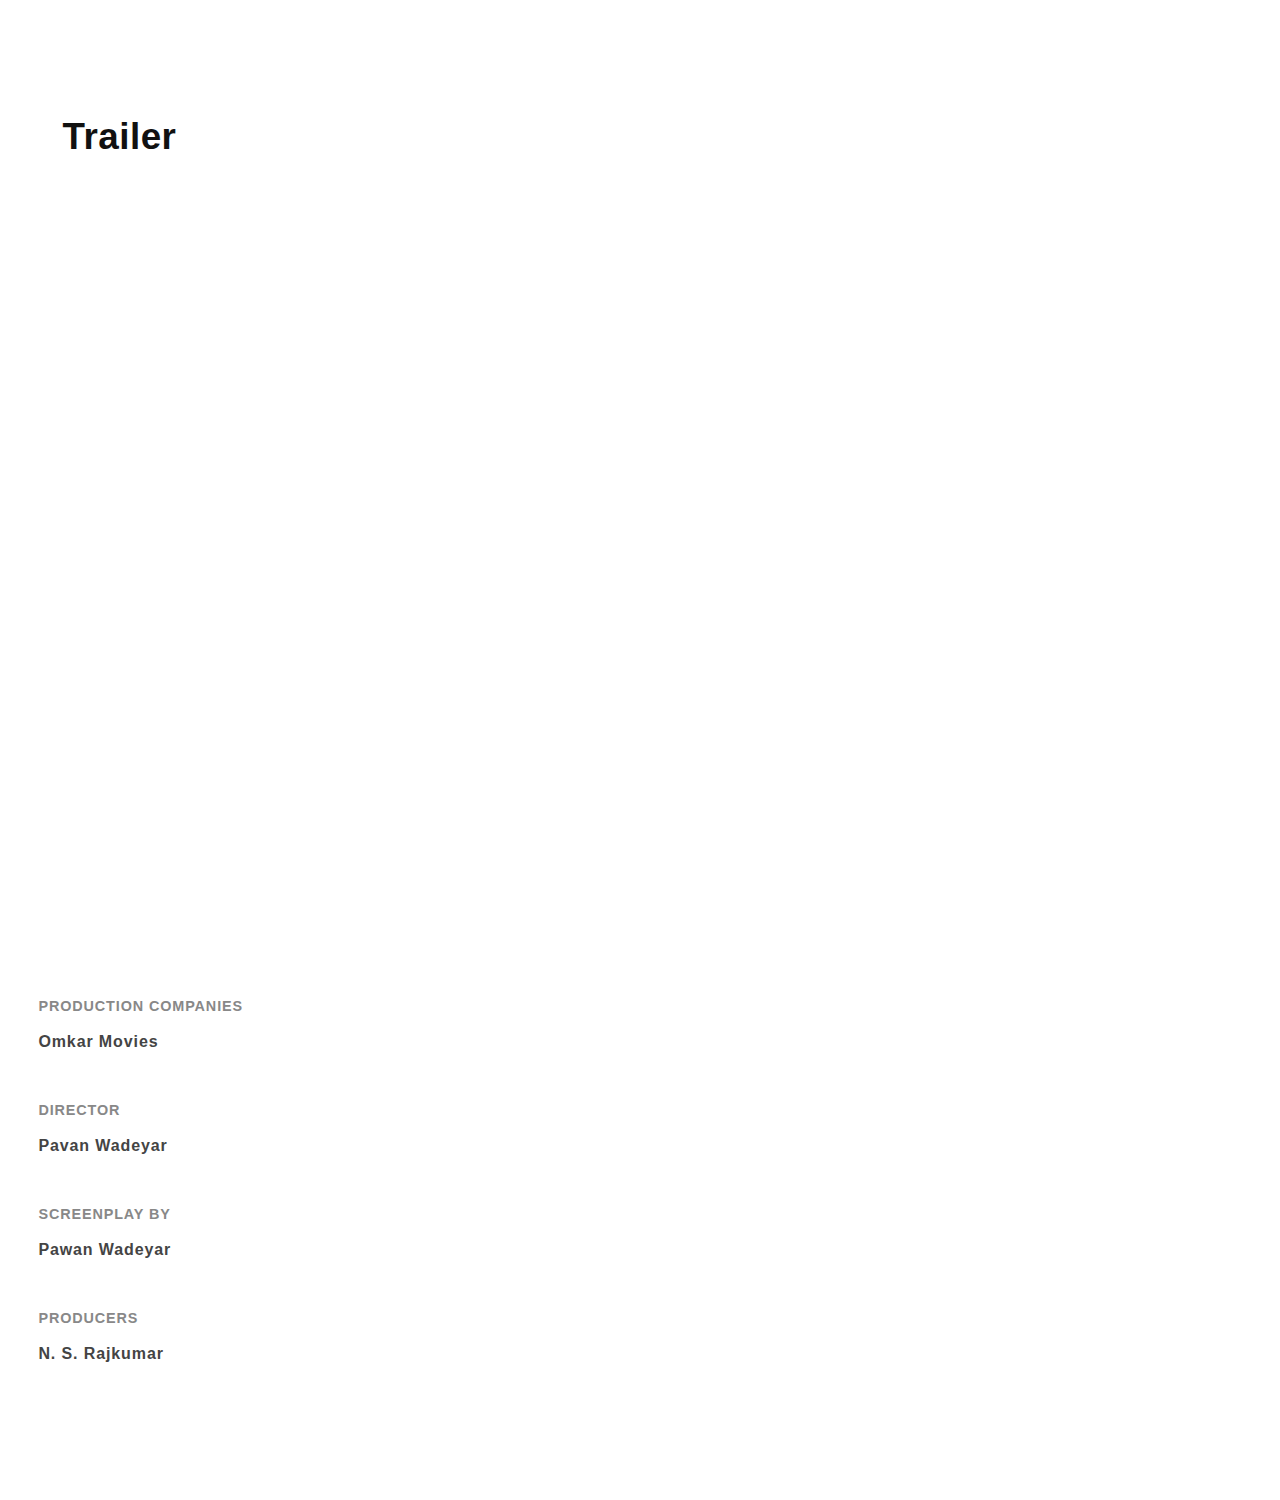
<file: movi-details6.html>
<!DOCTYPE html>
<html lang="en">

<head>
    <meta charset="UTF-8">
    <meta http-equiv="X-UA-Compatible" content="IE=edge">
    <meta name="viewport" content="width=device-width, initial-scale=1.0">
    <title>Document</title>
    <link rel="stylesheet" href="./mgm-movie-details.css">
</head>

<body>
     <!-- header starts -->
  <header>
    <div class="mgm_header">
        <div class="logo">
            <a href="./index.html">
            <img src="./img/wadeeyarLogo.svg" alt="">
            </a>
        </div>
        <div class="nav">
            <div class="nav_items">
                <a href="index.html#mmm" class="nav_itm">MOVIES</a>
                <a href="./index.html#um" class="nav_itm">UPCOMING MOVIES</a>
                <a href="./index.html#awa" class="nav_itm">AWARDS</a>
                <a href="" class="nav_itm">CONTACT US</a>
                <a href="./index.html#caree" class="nav_itm">CAREERS</a>
                <a href="./index.html#abb" class="nav_itm">ABOUT</a>
            </div>
        </div>
        <div class="share">
            <div class="single_share">
                <img src="./img/fb_black.svg" alt="">
            </div>
            <div class="single_share">
                <img src="./img/tw_black.svg" alt="">
            </div>
            <div class="single_share">
                <img src="./img/instagram.svg" alt="">
            </div>
            <div class="single_share">
                <img src="./img/envelope.svg" alt="">
            </div>
        </div>

        <div class="hamburger">
            <img onclick="togle()" src="./img/ham.png" id="ham" alt="">

            <div class="dropdown" id="drop">
                <a href="index.html#mmm" class="nav_itm">MOVIES</a>
                <a href="./index.html#um" class="nav_itm">UPCOMING MOVIES</a>
                <a href="./index.html#awa" class="nav_itm">AWARDS</a>
                <a href="" class="nav_itm">CONTACT US</a>
                <a href="./index.html#caree" class="nav_itm">CAREERS</a>
                <a href="./index.html#abb" class="nav_itm">ABOUT</a>
            </div>
        </div>
    </div>
</header>
<!-- header ends -->
    <div class="movie-details-page">
        <div class="main-details-page">
            <div class="big-banner-img">
                <img src="./img/pawan wadeyar movies/pawan wadeyar movies/Nataraja Service.jpg" alt="">
                <div class="details-container">
                    <div class="title_img">
                        <img src="./img/caurosel-mgm/SHARKTANK2020 - Title Treatment (1).png" alt="">
                        <!-- <div class="img_text"></div> -->
                    </div>
                    <a href="#t6">
                    <div class="yellow-btn">
                        Watch Trailer
                    </div>
                    </a>
                </div>
            </div>
        </div>
        <div class="more-details-video">
            <div class="img_video">
                <img src="./img/pawan wadeyar movies/pawan wadeyar movies/Nataraja Service.jpg" alt="">
            </div>
            <div class="details-right">
                <div class="title-video">Nataraja Service</div>
                <div class="details_video">Nataraja Service is an emotional romantic comedy movie where the lead of the
                    movie, Nataraja,
                    a trivial and ineffective thief, chances upon Sahana, who is viewed as a not well-omened young
                    lady. Things get muddled when both fall in love with one another.</div>
                <hr>
                <div class="key_details">
                    <div class="single-key-detail">
                        <div class="key_topic">LANGUAGE</div>
                        <div class="key_description">Kannada</div>
                    </div>
                    <div class="single-key-detail">
                        <div class="key_topic">ROLE</div>
                        <div class="key_description">Director & Lyricist</div>
                    </div>
                    <div class="single-key-detail">
                        <div class="key_topic">MUSIC BY</div>
                        <div class="key_description">Anoop Seelin</div>
                    </div>
                </div>
                <hr>
                <div class="cast_key">
                    <div class="single-key-detail">
                        <div class="key_topic">CAST & CREW</div>
                        <div class="key_description">Sharan as Nataraja
                            , Mayuri Kyatari as Sahana
                            , Rockline Venkatesh
                            , Apoorva[4]
                            , Yathiraj
                            , Nagaraj Murthy
                            , P. Ravi Shankar in a special appearance. </div>
                    </div>
                </div>
                <div class="copyrights">
                    © 2021 WadeyarMovies. All Rights Reserved.
                </div>
            </div>
        </div>
        <div class="trailer-part" id="t6">
            <div class="title">
                Trailer
            </div>
            <iframe width="100%" height="650px" src="https://www.youtube.com/embed/mTdtf1YuLOk"
                title="YouTube video player" frameborder="0"
                allow="accelerometer; autoplay; clipboard-write; encrypted-media; gyroscope; picture-in-picture"
                allowfullscreen></iframe>
        </div>
        <div class="all-details">
            <div class="single-detail">
                <div class="heading_detail">PRODUCTION COMPANIES</div>
                <div class="detail_content">Omkar Movies</div>
            </div>
            <div class="single-detail">
                <div class="heading_detail">DIRECTOR</div>
                <div class="detail_content">Pavan Wadeyar</div>
            </div>
            <div class="single-detail">
                <div class="heading_detail">SCREENPLAY BY</div>
                <div class="detail_content">Pawan Wadeyar</div>
            </div>
            <div class="single-detail">
                <div class="heading_detail">PRODUCERS</div>
                <div class="detail_content">N. S. Rajkumar
                </div>
            </div>
            <!-- <div class="single-detail">
                <div class="heading_detail">EXECUTIVE PRODUCERS</div>
                <div class="detail_content"></div>
            </div> -->
        </div>
    </div>
</body>


<script>
    document.getElementById("drop").style.display="none"
    function togle() {
    var x =  document.getElementById("drop");
    if (x.style.display == "none") {
     x.style.display = "flex";
    } else {
     x.style.display = "none";
    }
    }
</script>
</html>
</file>
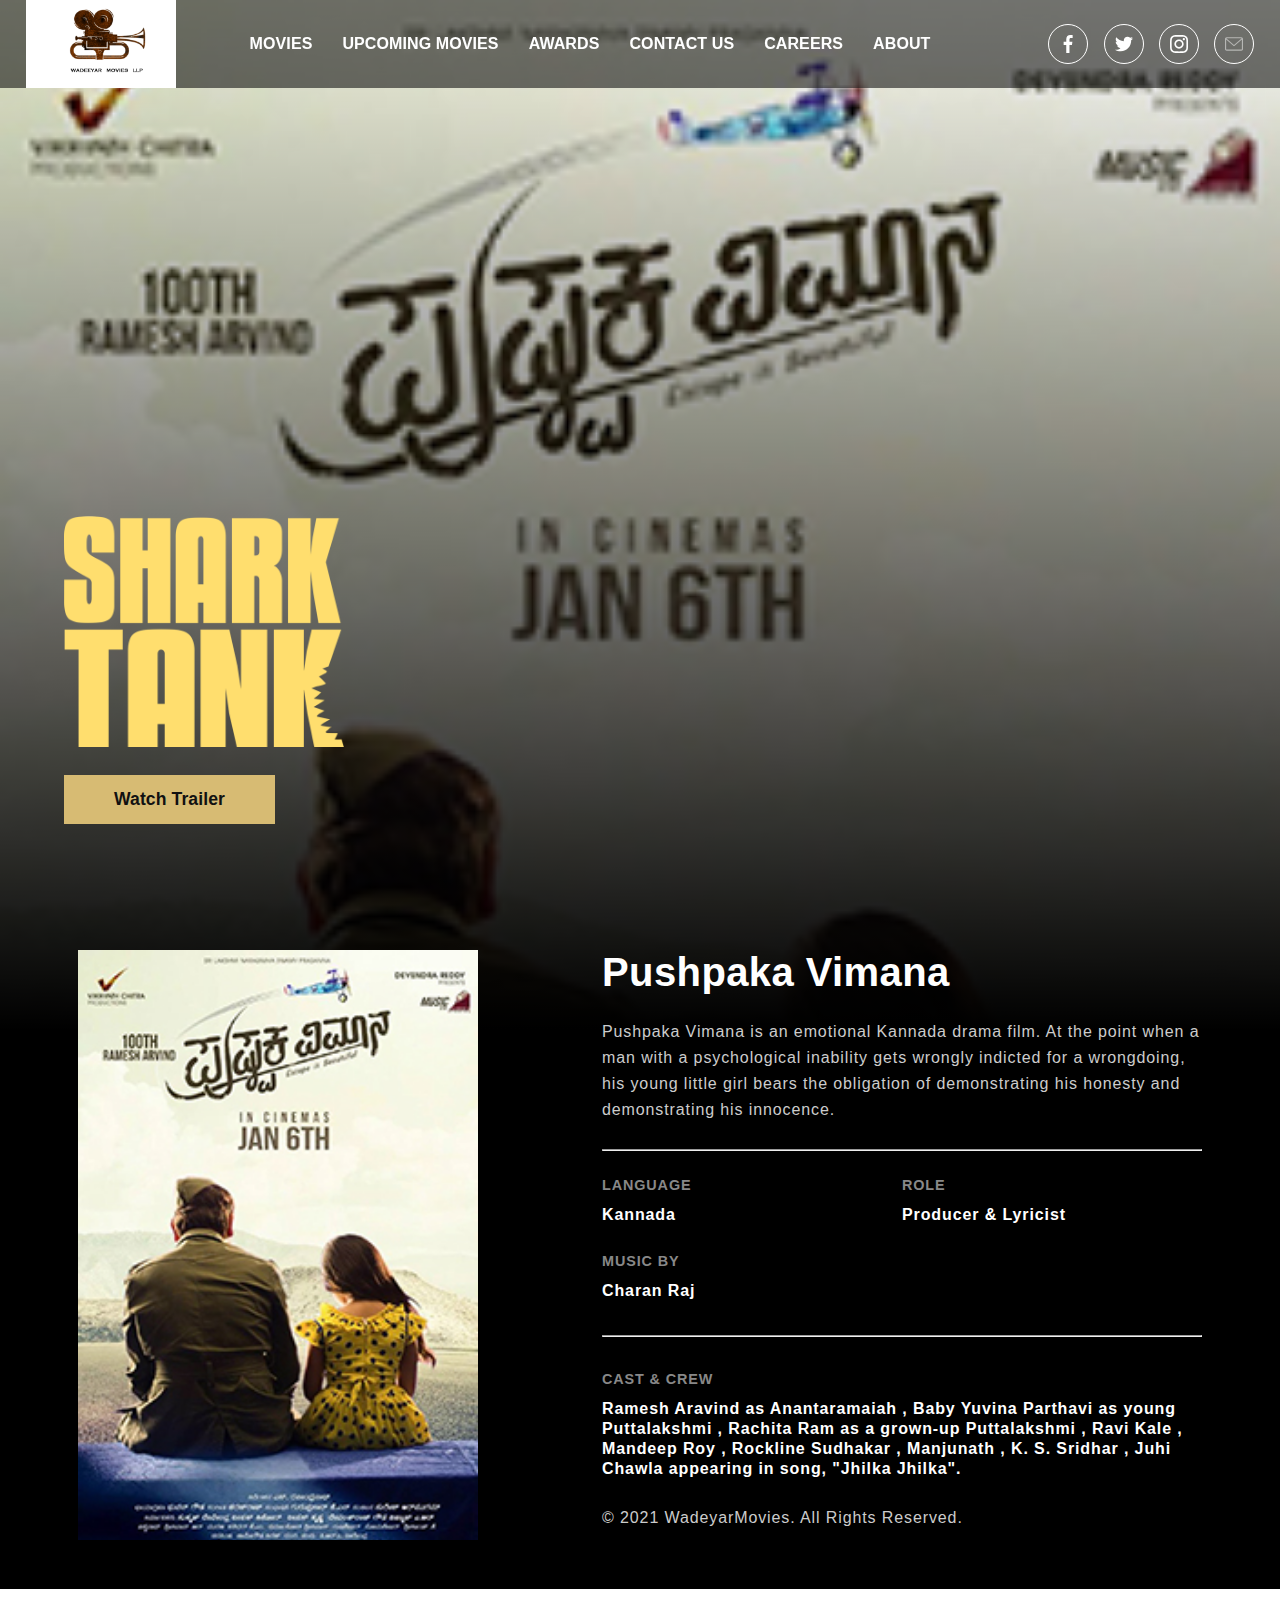
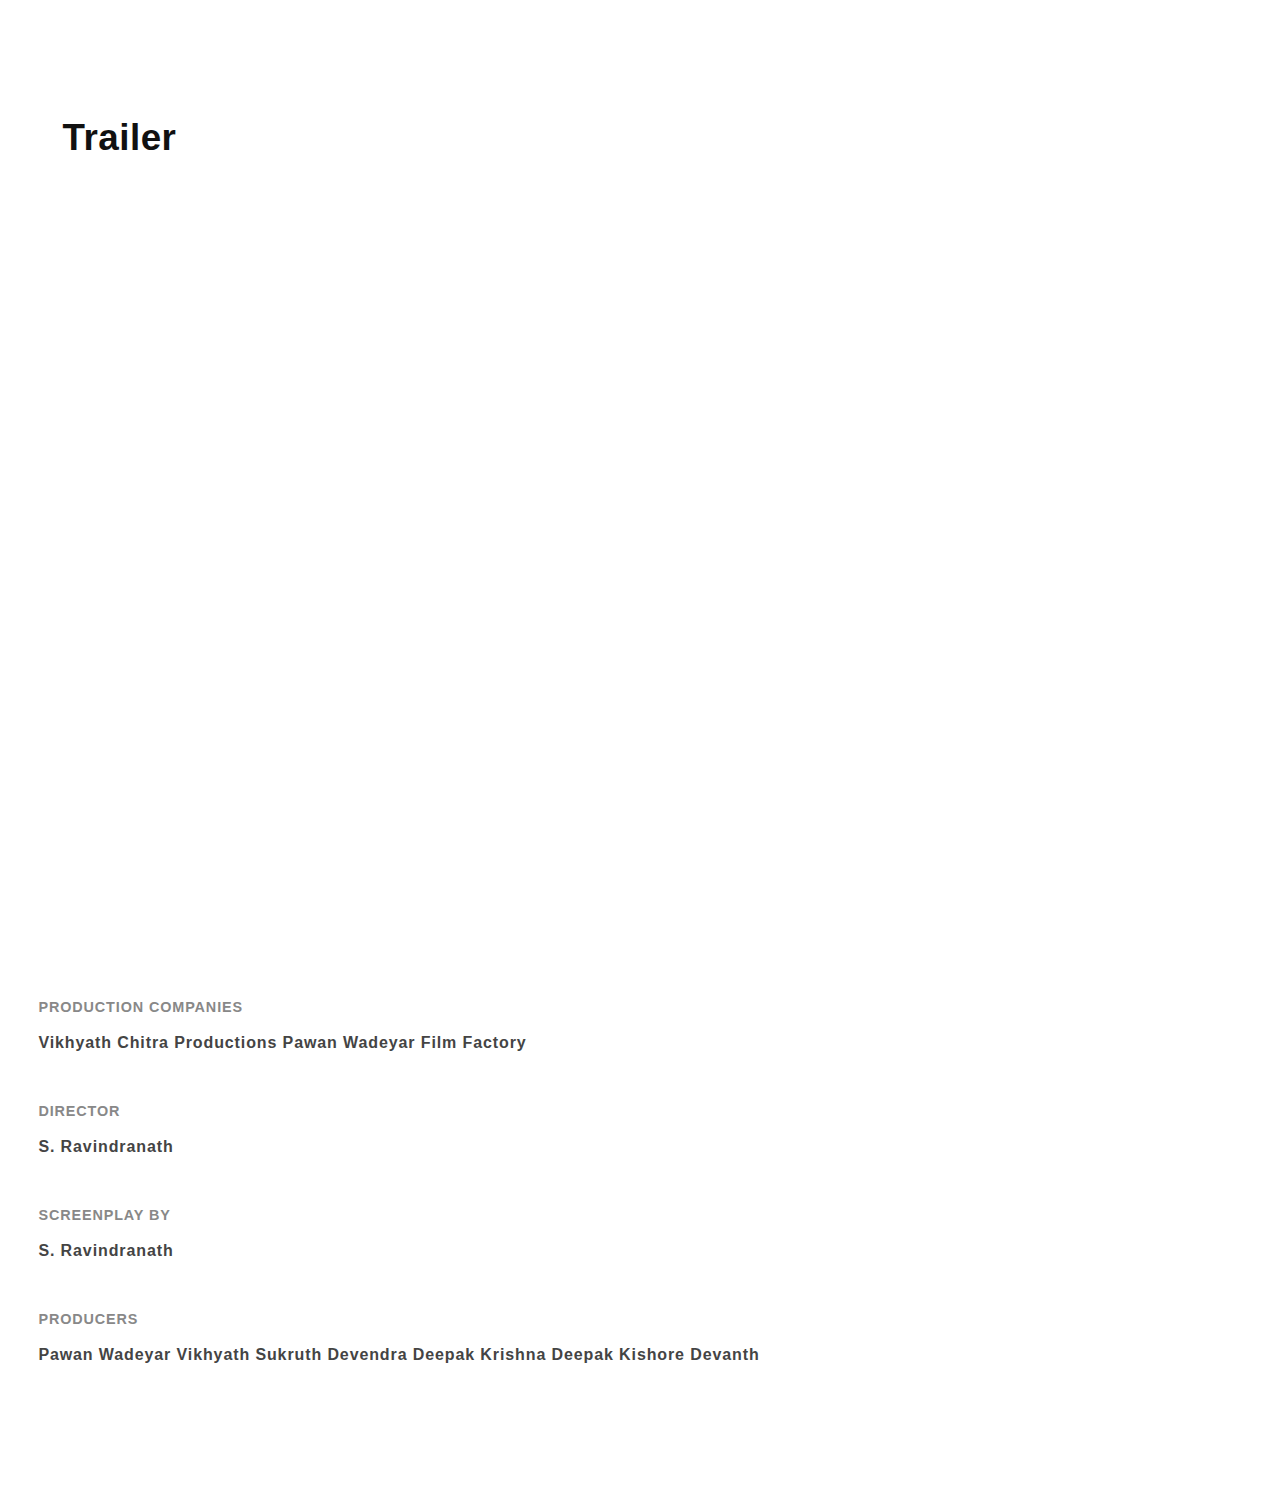
<file: movi-details7.html>
<!DOCTYPE html>
<html lang="en">

<head>
    <meta charset="UTF-8">
    <meta http-equiv="X-UA-Compatible" content="IE=edge">
    <meta name="viewport" content="width=device-width, initial-scale=1.0">
    <title>Document</title>
    <link rel="stylesheet" href="./mgm-movie-details.css">
</head>

<body>
     <!-- header starts -->
  <header>
    <div class="mgm_header">
        <div class="logo">
            <a href="./index.html">
            <img src="./img/wadeeyarLogo.svg" alt="">
            </a>
        </div>
        <div class="nav">
            <div class="nav_items">
                <a href="index.html#mmm" class="nav_itm">MOVIES</a>
                <a href="./index.html#um" class="nav_itm">UPCOMING MOVIES</a>
                <a href="./index.html#awa" class="nav_itm">AWARDS</a>
                <a href="" class="nav_itm">CONTACT US</a>
                <a href="./index.html#caree" class="nav_itm">CAREERS</a>
                <a href="./index.html#abb" class="nav_itm">ABOUT</a>
            </div>
        </div>
        <div class="share">
            <div class="single_share">
                <img src="./img/fb_black.svg" alt="">
            </div>
            <div class="single_share">
                <img src="./img/tw_black.svg" alt="">
            </div>
            <div class="single_share">
                <img src="./img/instagram.svg" alt="">
            </div>
            <div class="single_share">
                <img src="./img/envelope.svg" alt="">
            </div>
        </div>

        <div class="hamburger">
            <img onclick="togle()" src="./img/ham.png" id="ham" alt="">

            <div class="dropdown" id="drop">
                <a href="index.html#mmm" class="nav_itm">MOVIES</a>
                <a href="./index.html#um" class="nav_itm">UPCOMING MOVIES</a>
                <a href="./index.html#awa" class="nav_itm">AWARDS</a>
                <a href="" class="nav_itm">CONTACT US</a>
                <a href="./index.html#caree" class="nav_itm">CAREERS</a>
                <a href="./index.html#abb" class="nav_itm">ABOUT</a>
            </div>
        </div>
    </div>
</header>
<!-- header ends -->
    <div class="movie-details-page">
        <div class="main-details-page">
            <div class="big-banner-img">
                <img src="./img/pawan wadeyar movies/pawan wadeyar movies/Pushpaka Vimana.jpg" alt="">
                <div class="details-container">
                    <div class="title_img">
                        <img src="./img/caurosel-mgm/SHARKTANK2020 - Title Treatment (1).png" alt="">
                        <!-- <div class="img_text"></div> -->
                    </div>
                    <a href="#t7">
                    <div class="yellow-btn">
                        Watch Trailer
                    </div>
                    </a>    
                </div>
            </div>
        </div>
        <div class="more-details-video">
            <div class="img_video">
                <img src="./img/pawan wadeyar movies/pawan wadeyar movies/Pushpaka Vimana.jpg" alt="">
            </div>
            <div class="details-right">
                <div class="title-video">Pushpaka Vimana</div>
                <div class="details_video">Pushpaka Vimana is an emotional Kannada drama film. At the point when a man
                    with a psychological inability gets wrongly indicted for a wrongdoing, his young little girl bears
                    the obligation of demonstrating his honesty and demonstrating his innocence.</div>
                <hr>
                <div class="key_details">
                    <div class="single-key-detail">
                        <div class="key_topic">LANGUAGE</div>
                        <div class="key_description">Kannada</div>
                    </div>
                    <div class="single-key-detail">
                        <div class="key_topic">ROLE</div>
                        <div class="key_description">Producer & Lyricist</div>
                    </div>
                    <div class="single-key-detail">
                        <div class="key_topic">MUSIC BY</div>
                        <div class="key_description">Charan Raj</div>
                    </div>
                </div>
                <hr>
                <div class="cast_key">
                    <div class="single-key-detail">
                        <div class="key_topic">CAST & CREW</div>
                        <div class="key_description">Ramesh Aravind as Anantaramaiah
                            , Baby Yuvina Parthavi as young Puttalakshmi
                            , Rachita Ram as a grown-up Puttalakshmi
                            , Ravi Kale
                            , Mandeep Roy
                            , Rockline Sudhakar
                            , Manjunath
                            , K. S. Sridhar
                            , Juhi Chawla appearing in song, "Jhilka Jhilka".</div>
                    </div>
                </div>
                <div class="copyrights">
                    © 2021 WadeyarMovies. All Rights Reserved.
                </div>
            </div>
        </div>
        <div class="trailer-part" id="t7">
            <div class="title">
                Trailer
            </div>
            <iframe width="100%" height="650px" src="https://www.youtube.com/embed/yTQFsAgiGqo"
                title="YouTube video player" frameborder="0"
                allow="accelerometer; autoplay; clipboard-write; encrypted-media; gyroscope; picture-in-picture"
                allowfullscreen></iframe>
        </div>
        <div class="all-details">
            <div class="single-detail">
                <div class="heading_detail">PRODUCTION COMPANIES</div>
                <div class="detail_content">Vikhyath Chitra Productions
                    Pawan Wadeyar Film Factory</div>
            </div>
            <div class="single-detail">
                <div class="heading_detail">DIRECTOR</div>
                <div class="detail_content">S. Ravindranath</div>
            </div>
            <div class="single-detail">
                <div class="heading_detail">SCREENPLAY BY</div>
                <div class="detail_content">S. Ravindranath</div>
            </div>
            <div class="single-detail">
                <div class="heading_detail">PRODUCERS</div>
                <div class="detail_content">	
                    Pawan Wadeyar
                    Vikhyath
                    Sukruth Devendra
                    Deepak Krishna
                    Deepak Kishore
                    Devanth
                </div>
            </div>
            <!-- <div class="single-detail">
                <div class="heading_detail">EXECUTIVE PRODUCERS</div>
                <div class="detail_content"></div>
            </div> -->
        </div>
    </div>
</body>


<script>
    document.getElementById("drop").style.display="none"
    function togle() {
    var x =  document.getElementById("drop");
    if (x.style.display == "none") {
     x.style.display = "flex";
    } else {
     x.style.display = "none";
    }
    }
</script>
</html>
</file>
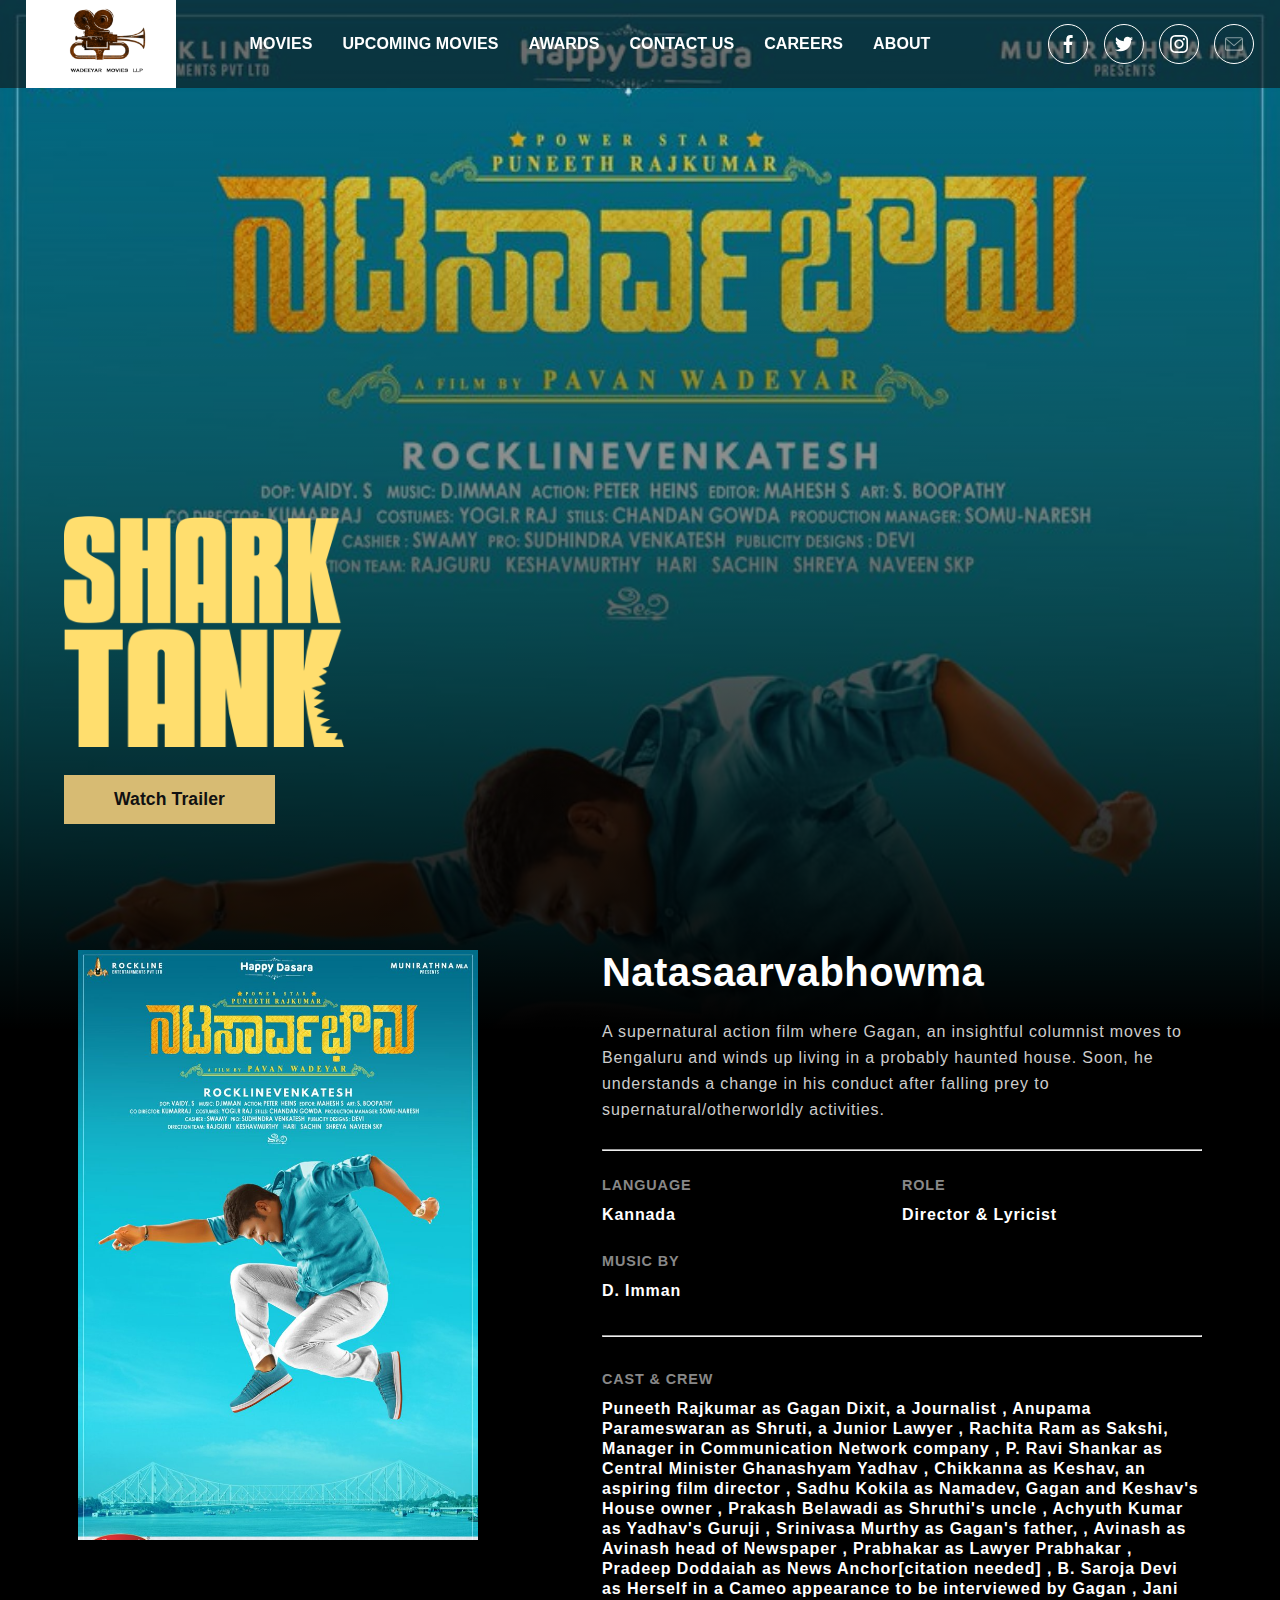
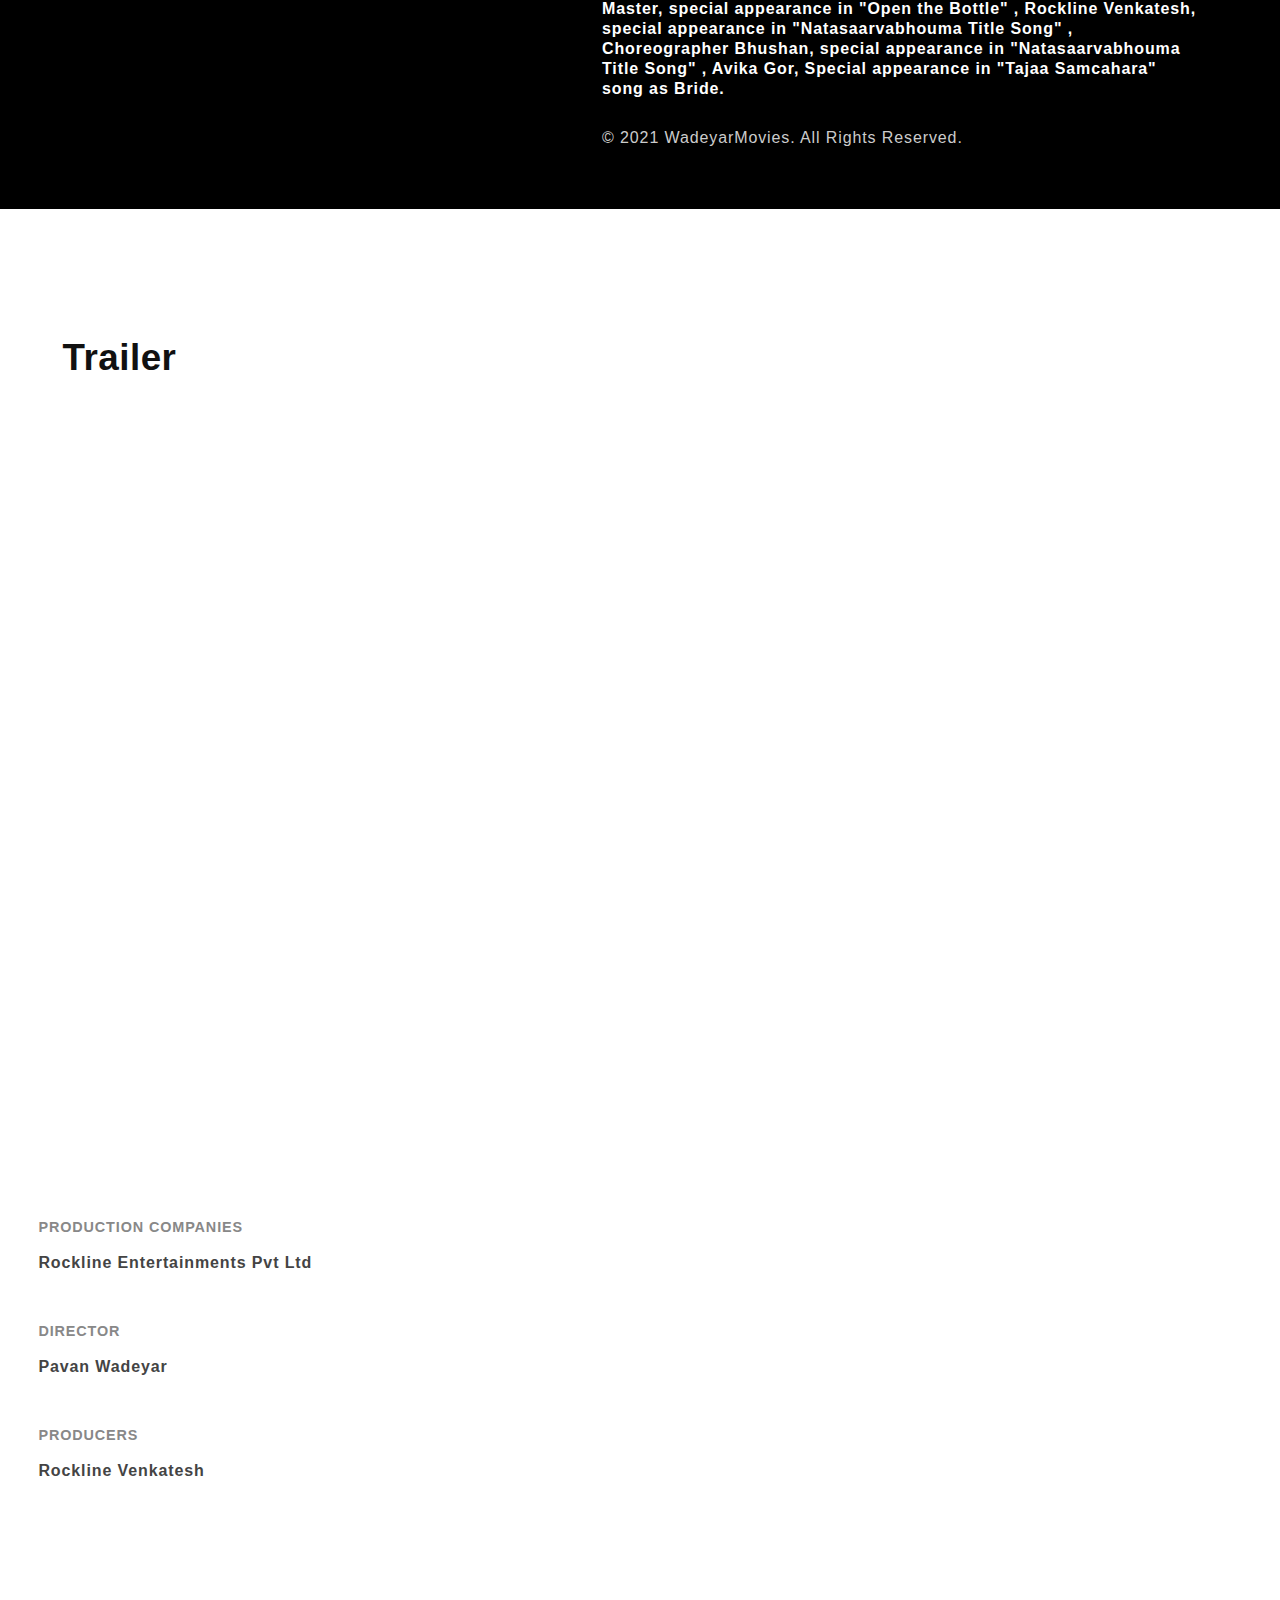
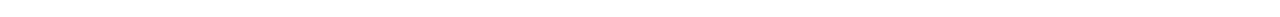
<file: movi-details8.html>
<!DOCTYPE html>
<html lang="en">

<head>
    <meta charset="UTF-8">
    <meta http-equiv="X-UA-Compatible" content="IE=edge">
    <meta name="viewport" content="width=device-width, initial-scale=1.0">
    <title>Document</title>
    <link rel="stylesheet" href="./mgm-movie-details.css">
</head>

<body>
     <!-- header starts -->
  <header>
    <div class="mgm_header">
        <div class="logo">
            <a href="./index.html">
            <img src="./img/wadeeyarLogo.svg" alt="">
            </a>
        </div>
        <div class="nav">
            <div class="nav_items">
                <a href="index.html#mmm" class="nav_itm">MOVIES</a>
                <a href="./index.html#um" class="nav_itm">UPCOMING MOVIES</a>
                <a href="./index.html#awa" class="nav_itm">AWARDS</a>
                <a href="" class="nav_itm">CONTACT US</a>
                <a href="./index.html#caree" class="nav_itm">CAREERS</a>
                <a href="./index.html#abb" class="nav_itm">ABOUT</a>
            </div>
        </div>
        <div class="share">
            <div class="single_share">
                <img src="./img/fb_black.svg" alt="">
            </div>
            <div class="single_share">
                <img src="./img/tw_black.svg" alt="">
            </div>
            <div class="single_share">
                <img src="./img/instagram.svg" alt="">
            </div>
            <div class="single_share">
                <img src="./img/envelope.svg" alt="">
            </div>
        </div>
        <div class="hamburger">
            <img onclick="togle()" src="./img/ham.png" id="ham" alt="">

            <div class="dropdown" id="drop">
                <a href="index.html#mmm" class="nav_itm">MOVIES</a>
                <a href="./index.html#um" class="nav_itm">UPCOMING MOVIES</a>
                <a href="./index.html#awa" class="nav_itm">AWARDS</a>
                <a href="" class="nav_itm">CONTACT US</a>
                <a href="./index.html#caree" class="nav_itm">CAREERS</a>
                <a href="./index.html#abb" class="nav_itm">ABOUT</a>
            </div>
        </div>
    </div>
</header>
<!-- header ends -->
    <div class="movie-details-page">
        <div class="main-details-page">
            <div class="big-banner-img">
                <img src="./img/pawan wadeyar movies/pawan wadeyar movies/natasaarvabhowma_1545300502130.jpg" alt="">
                <div class="details-container">
                    <div class="title_img">
                        <img src="./img/caurosel-mgm/SHARKTANK2020 - Title Treatment (1).png" alt="">
                        <!-- <div class="img_text"></div> -->
                    </div>
                    <a href="#t8">
                    <div class="yellow-btn">
                        Watch Trailer
                    </div>
                    </a>
                </div>
            </div>
        </div>
        <div class="more-details-video">
            <div class="img_video">
                <img src="./img/pawan wadeyar movies/pawan wadeyar movies/natasaarvabhowma_1545300502130.jpg" alt="">
            </div>
            <div class="details-right">
                <div class="title-video">Natasaarvabhowma</div>
                <div class="details_video">A supernatural action film where Gagan, an insightful columnist moves to
                    Bengaluru
                    and winds up living in a probably haunted house. Soon, he understands a change in his
                    conduct after falling prey to supernatural/otherworldly activities.</div>
                <hr>
                <div class="key_details">
                    <div class="single-key-detail">
                        <div class="key_topic">LANGUAGE</div>
                        <div class="key_description">Kannada</div>
                    </div>
                    <div class="single-key-detail">
                        <div class="key_topic">ROLE</div>
                        <div class="key_description">Director & Lyricist</div>
                    </div>
                    <div class="single-key-detail">
                        <div class="key_topic">MUSIC BY</div>
                        <div class="key_description">D. Imman </div>
                    </div>
                </div>
                <hr>
                <div class="cast_key">
                    <div class="single-key-detail">
                        <div class="key_topic">CAST & CREW</div>
                        <div class="key_description">Puneeth Rajkumar as Gagan Dixit, a Journalist
                            , Anupama Parameswaran as Shruti, a Junior Lawyer
                            , Rachita Ram as Sakshi, Manager in Communication Network company
                            , P. Ravi Shankar as Central Minister Ghanashyam Yadhav
                            , Chikkanna as Keshav, an aspiring film director
                            , Sadhu Kokila as Namadev, Gagan and Keshav's House owner
                            , Prakash Belawadi as Shruthi's uncle
                            , Achyuth Kumar as Yadhav's Guruji
                            , Srinivasa Murthy as Gagan's father,
                            , Avinash as Avinash head of Newspaper
                            , Prabhakar as Lawyer Prabhakar
                            , Pradeep Doddaiah as News Anchor[citation needed]
                            , B. Saroja Devi as Herself in a Cameo appearance to be interviewed by Gagan
                            , Jani Master, special appearance in "Open the Bottle"
                            , Rockline Venkatesh, special appearance in "Natasaarvabhouma Title Song"
                            , Choreographer Bhushan, special appearance in "Natasaarvabhouma Title Song"
                            , Avika Gor, Special appearance in "Tajaa Samcahara" song as Bride.</div>
                    </div>
                </div>
                <div class="copyrights">
                    © 2021 WadeyarMovies. All Rights Reserved.
                </div>
            </div>
        </div>
        <div class="trailer-part" id="t8">
            <div class="title">
                Trailer
            </div>
                <iframe width="100%" height="650px" src="https://www.youtube.com/embed/Npjuny2MrSY" title="YouTube video player" frameborder="0" allow="accelerometer; autoplay; clipboard-write; encrypted-media; gyroscope; picture-in-picture" allowfullscreen></iframe>
        </div>
        <div class="all-details">
            <div class="single-detail">
                <div class="heading_detail">PRODUCTION COMPANIES</div>
                <div class="detail_content">Rockline Entertainments Pvt Ltd</div>
            </div>
            <div class="single-detail">
                <div class="heading_detail">DIRECTOR</div>
                <div class="detail_content">Pavan Wadeyar</div>
            </div>
            <!-- <div class="single-detail">
                <div class="heading_detail">SCREENPLAY BY</div>
                <div class="detail_content"></div>
            </div> -->
            <div class="single-detail">
                <div class="heading_detail">PRODUCERS</div>
                <div class="detail_content">Rockline Venkatesh
                </div>
            </div>
            <!-- <div class="single-detail">
                <div class="heading_detail">EXECUTIVE PRODUCERS</div>
                <div class="detail_content"></div>
            </div> -->
        </div>
    </div>
</body>

<script>
    document.getElementById("drop").style.display="none"
    function togle() {
    var x =  document.getElementById("drop");
    if (x.style.display == "none") {
     x.style.display = "flex";
    } else {
     x.style.display = "none";
    }
    }
</script>
</html>
</file>
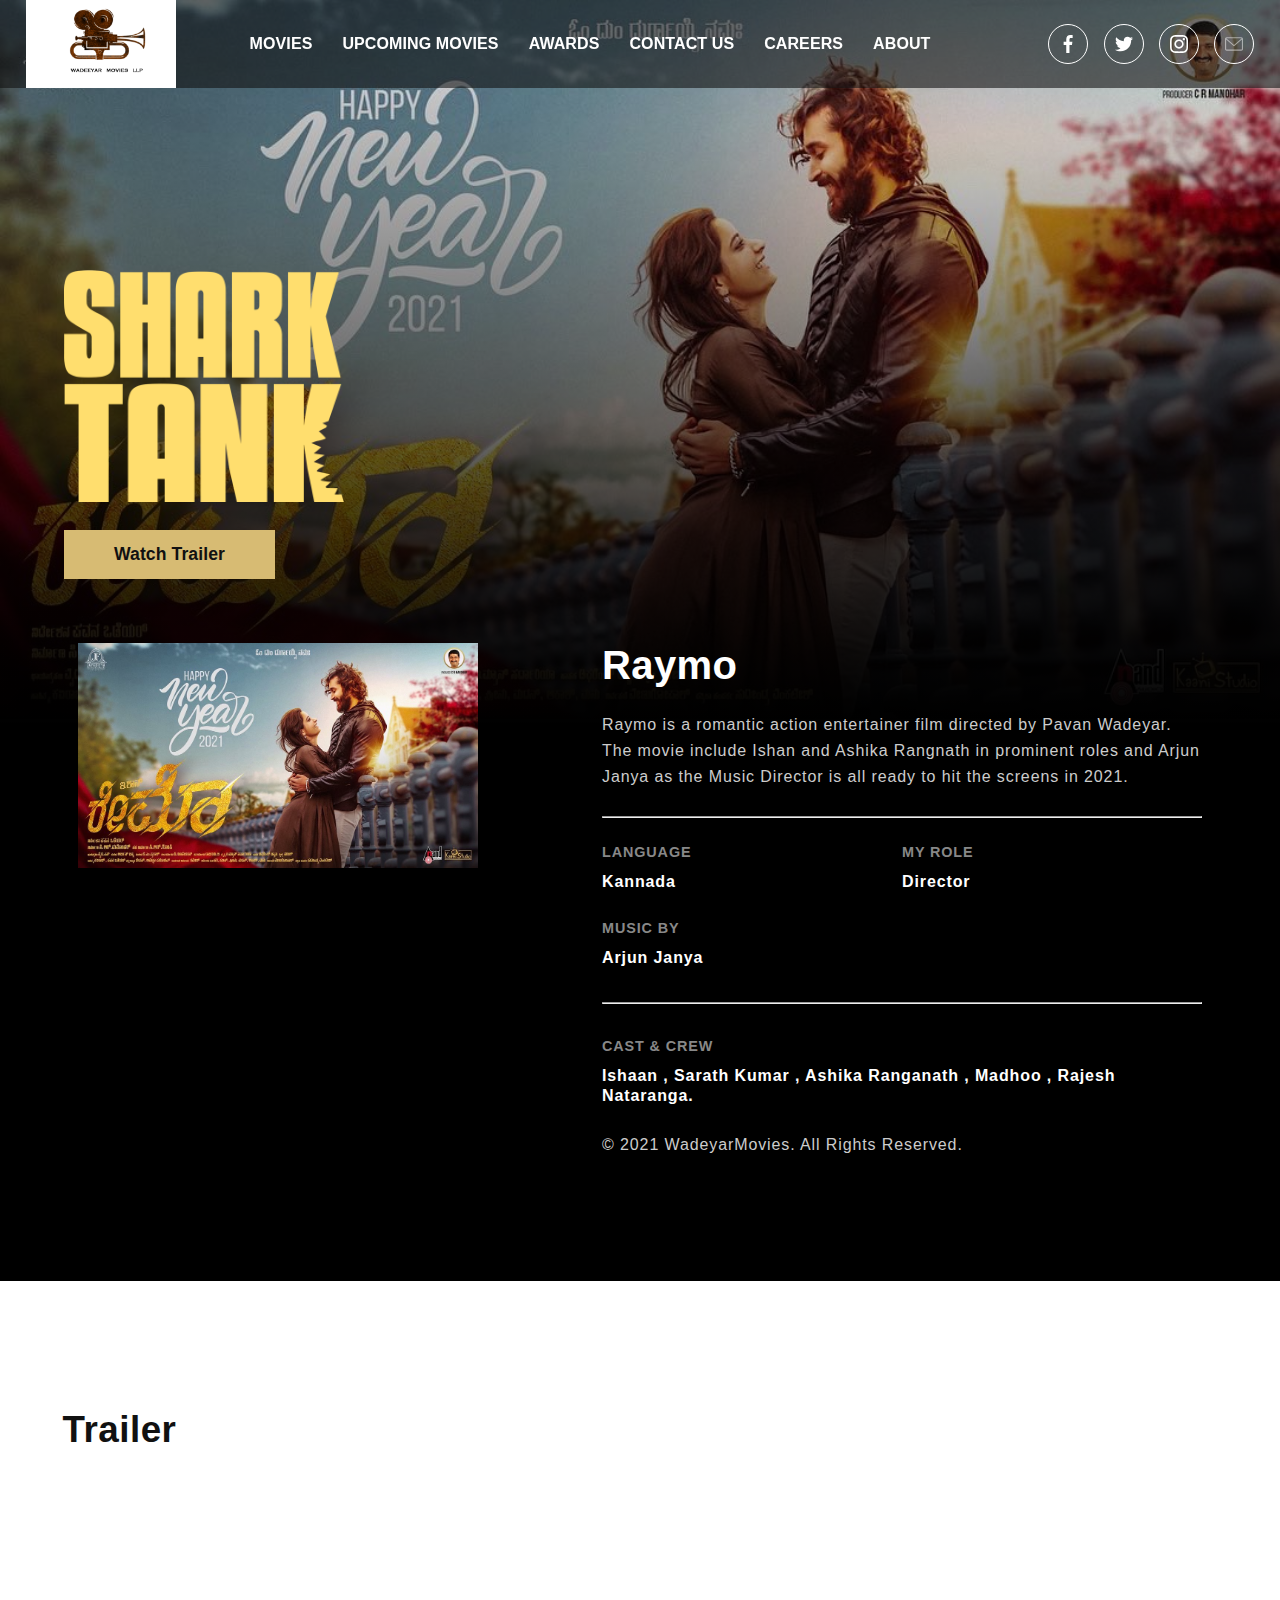
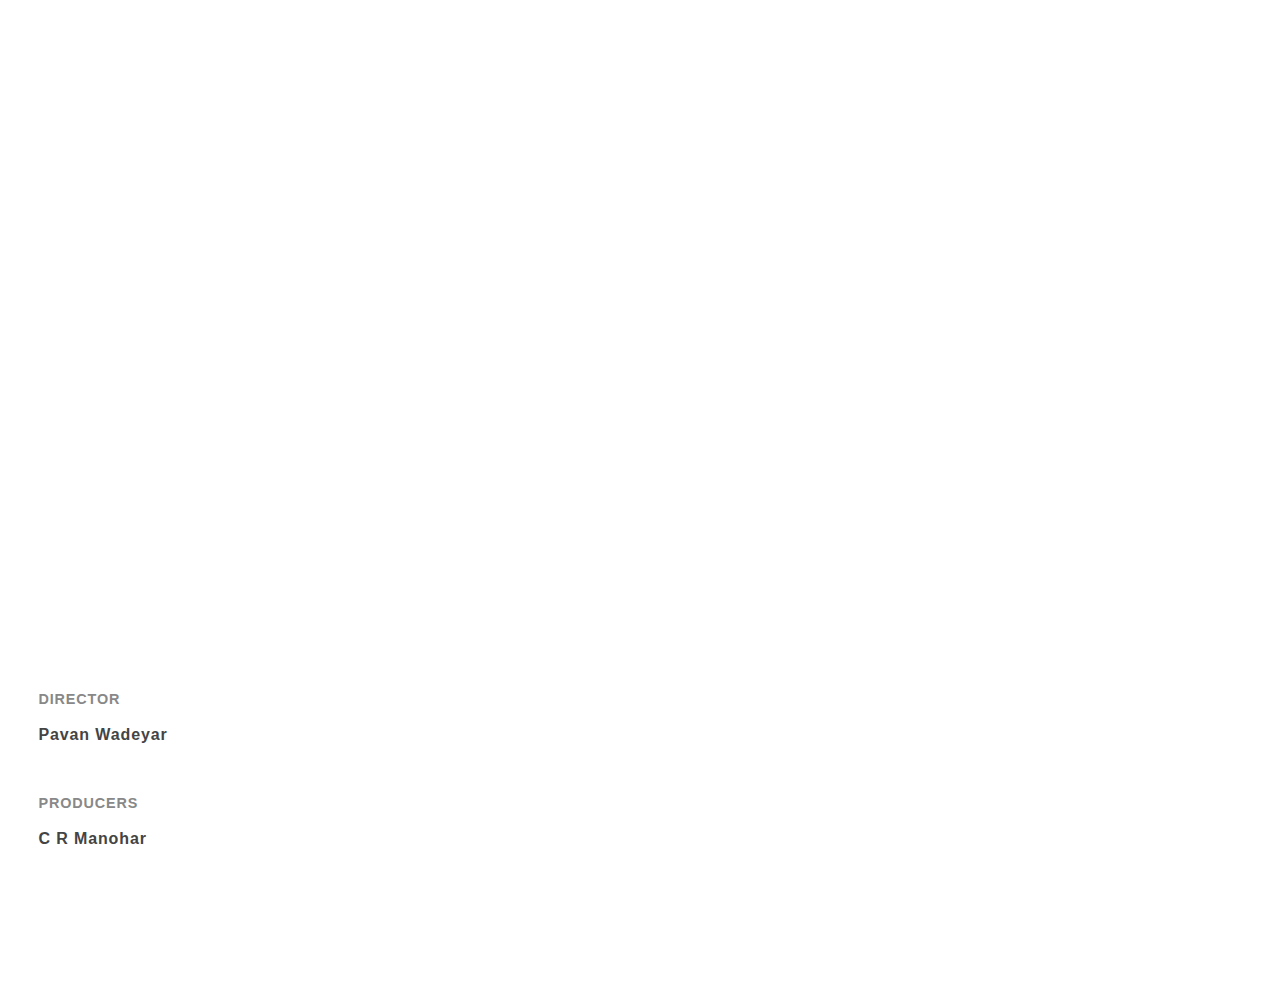
<file: upcoming-1.html>
<!DOCTYPE html>
<html lang="en">

<head>
    <meta charset="UTF-8">
    <meta http-equiv="X-UA-Compatible" content="IE=edge">
    <meta name="viewport" content="width=device-width, initial-scale=1.0">
    <title>Document</title>
    <link rel="stylesheet" href="./mgm-movie-details.css">
</head>

<body>
     <!-- header starts -->
  <header>
    <div class="mgm_header">
        <div class="logo">
            <a href="./index.html">
            <img src="./img/wadeeyarLogo.svg" alt="">
            </a>
        </div>
        <div class="nav">
            <div class="nav_items">
                <a href="index.html#mmm" class="nav_itm">MOVIES</a>
                <a href="./index.html#um" class="nav_itm">UPCOMING MOVIES</a>
                <a href="./index.html#awa" class="nav_itm">AWARDS</a>
                <a href="" class="nav_itm">CONTACT US</a>
                <a href="./index.html#caree" class="nav_itm">CAREERS</a>
                <a href="./index.html#abb" class="nav_itm">ABOUT</a>
            </div>
        </div>
        <div class="share">
            <div class="single_share">
                <img src="./img/fb_black.svg" alt="">
            </div>
            <div class="single_share">
                <img src="./img/tw_black.svg" alt="">
            </div>
            <div class="single_share">
                <img src="./img/instagram.svg" alt="">
            </div>
            <div class="single_share">
                <img src="./img/envelope.svg" alt="">
            </div>
        </div>

        <div class="hamburger">
            <img onclick="togle()" src="./img/ham.png" id="ham" alt="">

            <div class="dropdown" id="drop">
                <a href="index.html#mmm" class="nav_itm">MOVIES</a>
                <a href="./index.html#um" class="nav_itm">UPCOMING MOVIES</a>
                <a href="./index.html#awa" class="nav_itm">AWARDS</a>
                <a href="" class="nav_itm">CONTACT US</a>
                <a href="./index.html#caree" class="nav_itm">CAREERS</a>
                <a href="./index.html#abb" class="nav_itm">ABOUT</a>
            </div>
        </div>
    </div>
</header>
<!-- header ends -->
    <div class="movie-details-page">
        <div class="main-details-page">
            <div class="big-banner-img">
                <img src="./img/pawan wadeyar movies/pawan wadeyar movies/Raymo.jpg" alt="">
                <div class="details-container">
                    <div class="title_img">
                        <img src="./img/caurosel-mgm/SHARKTANK2020 - Title Treatment (1).png" alt="">
                        <!-- <div class="img_text"></div> -->
                    </div>
                    <a href="#t-u-1">
                    <div class="yellow-btn">
                        Watch Trailer
                    </div>
                    </a>
                </div>
            </div>
        </div>
        <div class="more-details-video">
            <div class="img_video">
                <img src="./img/pawan wadeyar movies/pawan wadeyar movies/Raymo.jpg" alt="">
            </div>
            <div class="details-right">
                <div class="title-video">Raymo</div>
                <div class="details_video">Raymo is a romantic action entertainer film directed by Pavan Wadeyar. The
                    movie include Ishan and Ashika Rangnath in prominent roles and Arjun Janya as the Music Director is
                    all ready to hit the screens in 2021.</div>
                <hr>
                <div class="key_details">
                    <div class="single-key-detail">
                        <div class="key_topic">LANGUAGE</div>
                        <div class="key_description">Kannada</div>
                    </div>
                    <div class="single-key-detail">
                        <div class="key_topic">MY ROLE</div>
                        <div class="key_description">Director</div>
                    </div>
                    <div class="single-key-detail">
                        <div class="key_topic">MUSIC BY</div>
                        <div class="key_description">Arjun Janya</div>
                    </div>
                </div>
                <hr>
                <div class="cast_key">
                    <div class="single-key-detail">
                        <div class="key_topic">CAST & CREW</div>
                        <div class="key_description">Ishaan
                            , Sarath Kumar
                            , Ashika Ranganath
                            , Madhoo
                            , Rajesh Nataranga.
                        </div>
                    </div>
                </div>
                <div class="copyrights">
                    © 2021 WadeyarMovies. All Rights Reserved.
                </div>
            </div>
        </div>
        <div class="trailer-part" id="t-u-1">
            <div class="title">
                Trailer
            </div>
            <iframe width="100%" height="650px" src="https://www.youtube.com/embed/33HBPkPNE0Y"
                title="YouTube video player" frameborder="0"
                allow="accelerometer; autoplay; clipboard-write; encrypted-media; gyroscope; picture-in-picture"
                allowfullscreen></iframe>
        </div>
        <div class="all-details">
            <!-- <div class="single-detail">
                <div class="heading_detail">PRODUCTION COMPANIES</div>
                <div class="detail_content"></div>
            </div> -->
            <div class="single-detail">
                <div class="heading_detail">DIRECTOR</div>
                <div class="detail_content">Pavan Wadeyar</div>
            </div>
            <!-- <div class="single-detail">
                <div class="heading_detail">SCREENPLAY BY</div>
                <div class="detail_content"></div>
            </div> -->
            <div class="single-detail">
                <div class="heading_detail">PRODUCERS</div>
                <div class="detail_content">C R Manohar
                </div>
            </div>
            <!-- <div class="single-detail">
                <div class="heading_detail">EXECUTIVE PRODUCERS</div>
                <div class="detail_content"></div>
            </div> -->
        </div>
    </div>
</body>


<script>
    document.getElementById("drop").style.display="none"
    function togle() {
    var x =  document.getElementById("drop");
    if (x.style.display == "none") {
     x.style.display = "flex";
    } else {
     x.style.display = "none";
    }
    }
</script>
</html>
</file>
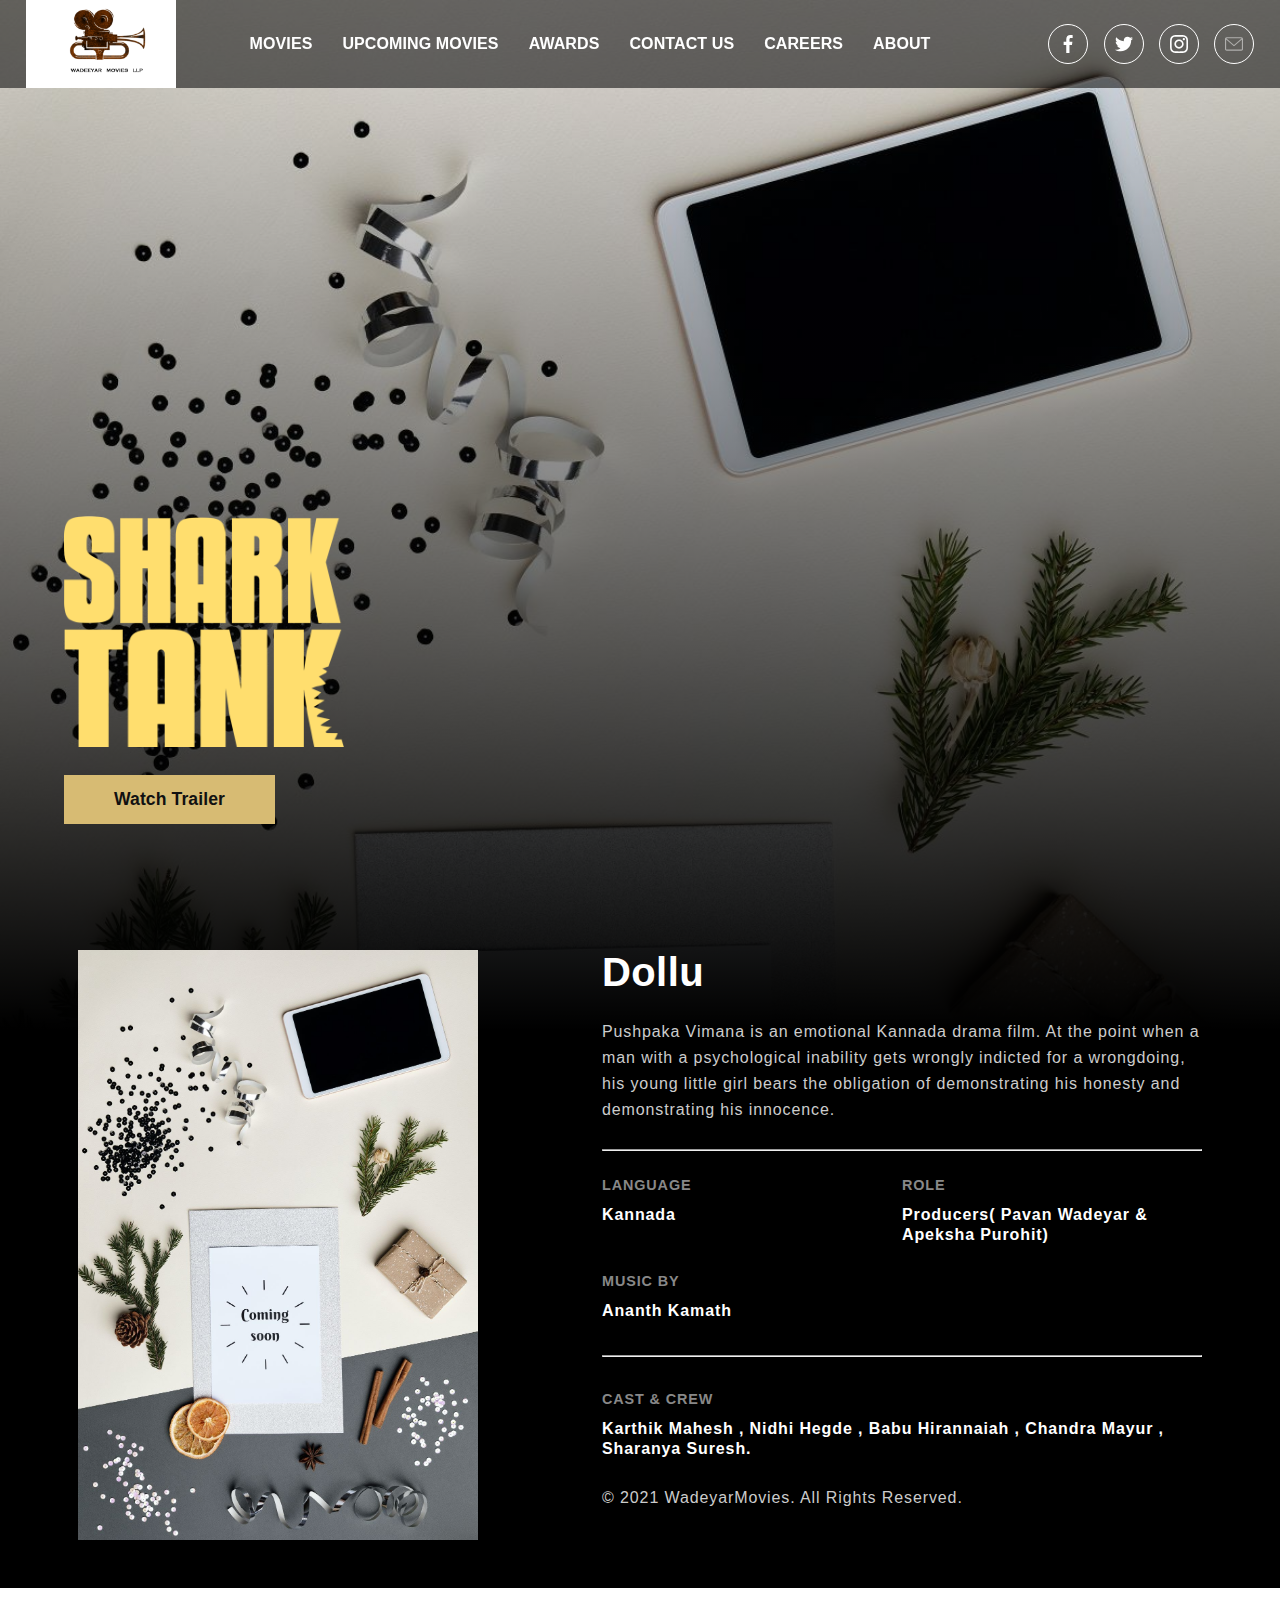
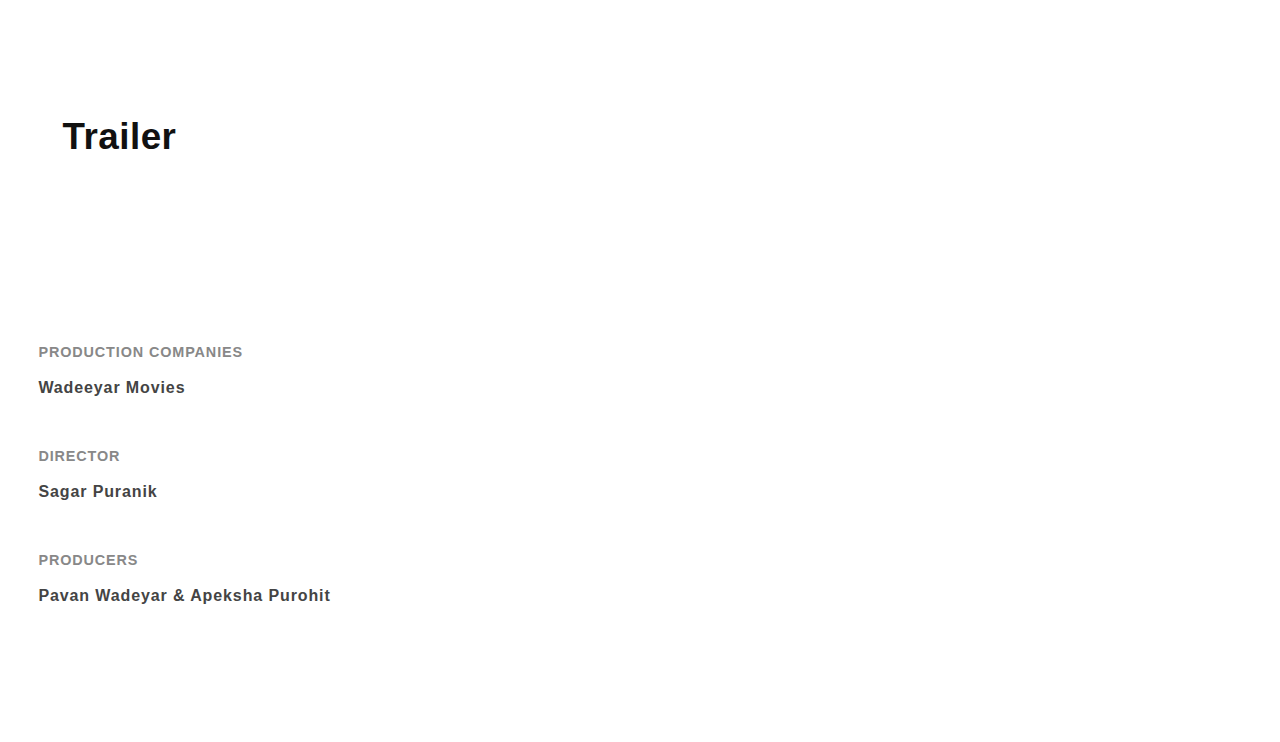
<file: upcoming-2.html>
<!DOCTYPE html>
<html lang="en">

<head>
    <meta charset="UTF-8">
    <meta http-equiv="X-UA-Compatible" content="IE=edge">
    <meta name="viewport" content="width=device-width, initial-scale=1.0">
    <title>Document</title>
    <link rel="stylesheet" href="./mgm-movie-details.css">
</head>

<body>
     <!-- header starts -->
  <header>
    <div class="mgm_header">
        <div class="logo">
            <a href="./index.html">
            <img src="./img/wadeeyarLogo.svg" alt="">
            </a>
        </div>
        <div class="nav">
            <div class="nav_items">
                <a href="index.html#mmm" class="nav_itm">MOVIES</a>
                <a href="./index.html#um" class="nav_itm">UPCOMING MOVIES</a>
                <a href="./index.html#awa" class="nav_itm">AWARDS</a>
                <a href="" class="nav_itm">CONTACT US</a>
                <a href="./index.html#caree" class="nav_itm">CAREERS</a>
                <a href="./index.html#abb" class="nav_itm">ABOUT</a>
            </div>
        </div>
        <div class="share">
            <div class="single_share">
                <img src="./img/fb_black.svg" alt="">
            </div>
            <div class="single_share">
                <img src="./img/tw_black.svg" alt="">
            </div>
            <div class="single_share">
                <img src="./img/instagram.svg" alt="">
            </div>
            <div class="single_share">
                <img src="./img/envelope.svg" alt="">
            </div>
        </div>

        <div class="hamburger">
            <img onclick="togle()" src="./img/ham.png" id="ham" alt="">

            <div class="dropdown" id="drop">
                <a href="index.html#mmm" class="nav_itm">MOVIES</a>
                <a href="./index.html#um" class="nav_itm">UPCOMING MOVIES</a>
                <a href="./index.html#awa" class="nav_itm">AWARDS</a>
                <a href="" class="nav_itm">CONTACT US</a>
                <a href="./index.html#caree" class="nav_itm">CAREERS</a>
                <a href="./index.html#abb" class="nav_itm">ABOUT</a>
            </div>
        </div>
    </div>
</header>
<!-- header ends -->
    <div class="movie-details-page">
        <div class="main-details-page">
            <div class="big-banner-img">
                <img src="./img/comingsoon.jpg" alt="">
                <div class="details-container">
                    <div class="title_img">
                        <img src="./img/caurosel-mgm/SHARKTANK2020 - Title Treatment (1).png" alt="">
                        <!-- <div class="img_text"></div> -->
                    </div>
                    <a href="#t-u-2">
                    <div class="yellow-btn">
                        Watch Trailer
                    </div>
                    </a>
                </div>
            </div>
        </div>
        <div class="more-details-video">
            <div class="img_video">
                <img src="./img/comingsoon.jpg" alt="">
            </div>
            <div class="details-right">
                <div class="title-video">Dollu</div>
                <div class="details_video">Pushpaka Vimana is an emotional Kannada drama film. At the point when a man
                    with a psychological inability gets wrongly indicted for a wrongdoing, his young little girl bears
                    the obligation of demonstrating his honesty and demonstrating his innocence.</div>
                <hr>
                <div class="key_details">
                    <div class="single-key-detail">
                        <div class="key_topic">LANGUAGE</div>
                        <div class="key_description">Kannada</div>
                    </div>
                    <div class="single-key-detail">
                        <div class="key_topic">ROLE</div>
                        <div class="key_description">Producers( Pavan Wadeyar & Apeksha Purohit)</div>
                    </div>
                    <div class="single-key-detail">
                        <div class="key_topic">MUSIC BY</div>
                        <div class="key_description">Ananth Kamath</div>
                    </div>
                </div>
                <hr>
                <div class="cast_key">
                    <div class="single-key-detail">
                        <div class="key_topic">CAST & CREW</div>
                        <div class="key_description">Karthik Mahesh
                           , 	 Nidhi Hegde
                           , 	 Babu Hirannaiah
                           , 	Chandra Mayur
                           , 	Sharanya Suresh.</div>
                    </div>
                </div>
                <div class="copyrights">
                    © 2021 WadeyarMovies. All Rights Reserved.
                </div>
            </div>
        </div>
        <div class="trailer-part" id="t-u-2">
            <div class="title">
                Trailer
            </div>

        </div>
        <div class="all-details">
            <div class="single-detail">
                <div class="heading_detail">PRODUCTION COMPANIES</div>
                <div class="detail_content">Wadeeyar Movies</div>
            </div>
            <div class="single-detail">
                <div class="heading_detail">DIRECTOR</div>
                <div class="detail_content">Sagar Puranik</div>
            </div>
            <!-- <div class="single-detail">
                <div class="heading_detail">SCREENPLAY BY</div>
                <div class="detail_content"></div>
            </div> -->
            <div class="single-detail">
                <div class="heading_detail">PRODUCERS</div>
                <div class="detail_content">Pavan Wadeyar & Apeksha Purohit
                </div>
            </div>
            <!-- <div class="single-detail">
                <div class="heading_detail">EXECUTIVE PRODUCERS</div>
                <div class="detail_content"></div>
            </div> -->
        </div>
    </div>
</body>


<script>
    document.getElementById("drop").style.display="none"
    function togle() {
    var x =  document.getElementById("drop");
    if (x.style.display == "none") {
     x.style.display = "flex";
    } else {
     x.style.display = "none";
    }
    }
</script>
</html>
</file>
<file: styles.css>
body {
  margin: 0;
  font-family: Arial, Helvetica, sans-serif;
  background-color: #dedbdb;
  animation: xyz 1s;
}

/* header */
.mgm_header {
  display: -webkit-box;
  display: -ms-flexbox;
  font-family: sans-serif;
  display: flex;
  -webkit-box-orient: horizontal;
  -webkit-box-direction: normal;
  -ms-flex-direction: row;
  flex-direction: row;
  -webkit-box-align: center;
  -ms-flex-align: center;
  align-items: center;
  background-color: #11111196;
  min-height: 72px;
  position: fixed;
  top: 0px;
  left: 50%;
  transform: translateX(-50%);
  width: 100%;
  z-index: 100;
  max-width: 1450px;
  flex-flow: wrap;
  justify-content: center;
}

.mgm_header .logo {
  width: 8vw;
  min-width: 150px;
  display: -webkit-box;
  display: -ms-flexbox;
  display: flex;
  margin: auto 0 auto 2vw;
  background-color: #fff;
}

.mgm_header .logo img {
  width: 100%;
}

.mgm_header .nav {
  display: -webkit-box;
  display: -ms-flexbox;
  display: flex;
  margin: auto auto auto 5vw;
}

.mgm_header .nav .nav_items {
  display: -webkit-box;
  display: -ms-flexbox;
  display: flex;
  -webkit-box-orient: horizontal;
  -webkit-box-direction: normal;
  -ms-flex-direction: row;
  flex-direction: row;
  -webkit-box-align: center;
  -ms-flex-align: center;
  align-items: center;
  gap: 30px;
  margin: 10px;
}

.mgm_header .nav .nav_items .nav_itm {
  color: #fff;
  font-size: 1rem;
  font-weight: 600;
  font-family: sans-serif;
  cursor: pointer;
  letter-spacing: 0.1px;
  white-space: nowrap;
}
.mgm_header .nav .nav_items .nav_itm:hover {
  color: #d7bb73;
}

.mgm_header .nav .nav_items a {
  text-decoration: none;
}

.mgm_header .share {
  display: -webkit-box;
  display: -ms-flexbox;
  display: flex;
  margin: 5px 2vw 5px 0;
  display: flex;
  -webkit-box-orient: horizontal;
  -webkit-box-direction: normal;
  -ms-flex-direction: row;
  flex-direction: row;
  -webkit-box-align: center;
  -ms-flex-align: center;
  align-items: center;
  gap: 1.2vw;
}

.mgm_header .hamburger {
  width: 30px;
  margin: auto 4vw auto 0;
  cursor: pointer;
  position: relative;
}
.mgm_header .hamburger img {
  width: 100%;
}

.mgm_header .hamburger .dropdown {
  position: absolute;
  right: 0vw;
  background-color: rgba(0, 0, 0, 0.781);
  padding: 15px;
  box-sizing: border-box;
  width: fit-content;
  display: flex;
  flex-direction: column;
  white-space: nowrap;
  gap: 10px;
  /* background-blend-mode: lighten; */
}

.mgm_header .hamburger #drop {
  display: none;
}

.mgm_header .hamburger .dropdown a {
  color: #fff;
  font-size: 1rem;
  font-weight: 600;
  text-decoration: none;
}

@media (min-width: 700px) {
  .mgm_header .hamburger {
    display: none;
  }
}

.mgm_header .share .single_share {
  width: 40px;
  height: 40px;
  /* min-width: 60px; */
  border-radius: 50%;
  border: 1px solid #fff;
  padding: 10px 10px 5px 10px;
  -webkit-box-sizing: border-box;
  box-sizing: border-box;
}
.mgm_header .share .single_share:hover {
  cursor: pointer;
  background-color: #d7bb73;
}

.mgm_header .share .single_share img {
  width: 100%;
}
/*# sourceMappingURL=mgm_header.css.map */

@media (max-width: 700px) {
  .mgm_header {
    background-color: #fff;
    flex-flow: unset;
    justify-content: space-between;
  }
  .mgm_header .logo {
    width: 5vw;
    min-width: 120px;
  }
  .mgm_header .nav {
    display: none;
  }
  .mgm_header .share {
    display: none;
  }
  /* .mgm_header .nav .nav_items{
    gap: 10px;
    margin: 8px;
    flex-flow: wrap;
  }
  .mgm_header .nav .nav_items .nav_itm{
    color: #111;
    font-size: .8rem;
  } */
}

/* header ends */

/* carousel-starts */
.carousel {
  display: -webkit-box;
  display: -ms-flexbox;
  display: flex;
  -webkit-box-orient: vertical;
  -webkit-box-direction: normal;
  -ms-flex-direction: column;
  flex-direction: column;
  position: relative;
  width: 100%;
  max-width: 1450px;
  margin: 0 auto;
  max-height: 85vh;
  /* min-height: 85vh; */
  overflow: hidden;
}
@media (max-width: 700px) {
  .carousel {
    margin-top: 72px;
  }
}

.carousel .img_container {
  width: 100%;
  min-width: 320px;
  max-height: 80vh;
  /* min-height: 80vh; */
  z-index: 9;
  position: relative;
}

.carousel .img_container img {
  width: 100%;
  -o-object-fit: cover;
  object-fit: cover;
  max-height: 85vh;
  /* min-height: 85vh; */
}

.carousel .img_container .aboslute_details {
  position: absolute;
  left: 5%;
  bottom: 30%;
  display: -webkit-box;
  display: -ms-flexbox;
  display: flex;
  margin: auto;
  -webkit-box-orient: vertical;
  -webkit-box-direction: normal;
  -ms-flex-direction: column;
  flex-direction: column;
}

/* @media (max-width:1100px) {
  .carousel{
    width: 100%;
    max-width: 800px;
  }
  
} */

.carousel .img_container .aboslute_details .title_img {
  width: 35%;
  min-width: 280px;
}

.carousel .img_container .aboslute_details .title_img img {
  width: 100%;
  max-height: unset;
  min-height: unset;
  height: 100%;
}

.carousel .img_container .aboslute_details .title_img .img_text {
  color: #d7bb73;
  font-size: 2rem;
  font-weight: 500;
  letter-spacing: 1.5px;
}

.carousel .img_container .aboslute_details .runningOn {
  color: #d7bb73;
  font-size: 1.2rem;
  font-weight: 500;
  letter-spacing: 0.5px;
  margin-top: 20px;
}

.carousel .img_container .aboslute_details .watchOrLearn {
  -webkit-box-sizing: border-box;
  box-sizing: border-box;
  width: -webkit-fit-content;
  width: -moz-fit-content;
  width: fit-content;
  background: #d7bb73;
  color: #111;
  font-weight: 600;
  font-size: 1.1rem;
  outline: 0;
  border: none;
  letter-spacing: 0.09px;
  padding: 14px 50px;
  margin-top: 10px;
  text-align: center;
}

.carousel .img_container .aboslute_details .watchOrLearn:hover {
  background: #9b7e38;
  color: #fff;
}

.carousel .img_container,
.carousel .carousel_item--disable {
  display: none;
}

.carousel .carousel_item--visible {
  display: block;
  -webkit-animation: op 1s;
  animation: op 1s;
}

.carousel .go_left {
  position: absolute;
  padding: 15px;
  display: -webkit-box;
  display: -ms-flexbox;
  display: flex;
  margin: auto;
  -webkit-box-sizing: border-box;
  box-sizing: border-box;
  left: 5%;
  bottom: 10%;
  z-index: 10;
  width: 3vw;
  min-width: 55px;
  border-radius: 50%;
  border: 2px solid #796d43;
}
@media (max-width: 700px) {
  .carousel .go_left {
    border: unset;
  }
}

.carousel .go_left:hover {
  border: 2px solid #a59149;
}
@media (max-width: 700px) {
  .carousel .go_left:hover {
    border: unset;
  }
}

.carousel .go_left img {
  width: 100%;
}

.carousel .go_right {
  position: absolute;
  padding: 15px;
  display: -webkit-box;
  display: -ms-flexbox;
  display: flex;
  margin: auto;
  -webkit-box-sizing: border-box;
  box-sizing: border-box;
  right: 5%;
  bottom: 10%;
  z-index: 10;
  width: 3vw;
  min-width: 55px;
  border-radius: 50%;
  border: 2px solid #796d43;
}


@media (max-width: 700px) {
  .carousel .go_right {
    border: unset;
  }
}

.carousel .go_right:hover {
  border: 2px solid #a59149;
}
@media (max-width: 700px) {
  .carousel .go_right:hover {
    border: unset;
  }
}


.carousel .go_right img {
  width: 100%;
}

@-webkit-keyframes op {
  0% {
    opacity: 0.6;
  }
  100% {
    opacity: 1;
    -webkit-transform: opacity linear;
    transform: opacity linear;
  }
}

@keyframes op {
  0% {
    opacity: 0.6;
  }
  100% {
    opacity: 1;
    -webkit-transform: opacity linear;
    transform: opacity linear;
  }
}
/* carousel ends */

/* home-starts */

.home {
  display: -webkit-box;
  display: -ms-flexbox;
  display: flex;
  -webkit-box-orient: vertical;
  -webkit-box-direction: normal;
  -ms-flex-direction: column;
  flex-direction: column;
  background-color: #fff;
  max-width: 1450px;
  margin: 0 auto;
  padding: 10px 10px 0rem 10px;
  box-sizing: border-box;
}

.home .Featured {
  display: -webkit-box;
  display: -ms-flexbox;
  display: flex;
  -webkit-box-orient: vertical;
  -webkit-box-direction: normal;
  -ms-flex-direction: column;
  flex-direction: column;
  overflow: hidden;
}

.home .Featured hr {
  height: 2px;
  width: 100%;
  outline: none;
  border: none;
  background-color: #666;
  margin-bottom: 2rem;
}

.home .Featured .featured_slider {
  display: -webkit-box;
  display: -ms-flexbox;
  display: flex;
  -webkit-box-orient: horizontal;
  -webkit-box-direction: normal;
  -ms-flex-direction: row;
  flex-direction: row;
  gap: 2.5vw;
  position: relative;
  overflow-x: auto;
  overflow-y: hidden;
}

.home .Featured .featured_slider .single_box {
  -webkit-transition: 300ms linear;
  transition: 300ms linear;
}

.home .Featured .featured_slider .single_box .img_slider {
  position: relative;
  -webkit-transition: 300ms linear;
  transition: 300ms linear;
  min-width: 296px;
  max-width: 296px;
  min-height: 437px;
  max-height: 437px;
  overflow: hidden;
}
.home .Featured .featured_slider .single_box .img_slider img {
  width: 100%;
}

.home .Featured .featured_slider .single_box .img_slider .play_btn {
  position: absolute;
  bottom: 5%;
  left: 5%;
  display: none;
  cursor: pointer;
}

.home .Featured .featured_slider .single_box:hover {
  -webkit-transform: scale(1.07);
  transform: scale(1.07);
}

@media (max-width: 700px) {
  .home .Featured .featured_slider .single_box:hover {
    -webkit-transform: unset;
    transform: unset;
  }
}

.home .Featured .featured_slider .single_box:hover .play_btn {
  display: block;
}

.home .Featured .featured_slider .single_box .img_title_box {
  font-size: 1.4rem;
  font-weight: 600;
  letter-spacing: 0.14px;
  text-transform: capitalize;
  margin-top: 15px;
  margin-bottom: 20px;
}

.home .Featured .featured_slider .single_box:first-child {
  margin-left: 0.7rem;
}

.home .Featured .featured_slider .btn-left {
  position: absolute;
  padding: 100px 100px 100px 40px;
  display: -webkit-box;
  display: -ms-flexbox;
  display: flex;
  margin: auto;
  -webkit-box-sizing: border-box;
  box-sizing: border-box;
  left: 0%;
  top: 40%;
  -webkit-transform: translateY(-50%);
  transform: translateY(-50%);
  z-index: 10;
  width: 3vw;
  min-width: 55px;
}

.home .Featured .featured_slider .btn-left:hover img {
  visibility: visible;
  cursor: pointer;
}

.home .Featured .featured_slider .btn-left img {
  min-width: 50px;
  visibility: hidden;
}

.home .Featured .featured_slider .btn-right {
  position: absolute;
  padding: 100px 50px 100px 50px;
  display: -webkit-box;
  display: -ms-flexbox;
  display: flex;
  margin: auto;
  -webkit-box-sizing: border-box;
  box-sizing: border-box;
  right: 2%;
  top: 40%;
  -webkit-transform: translateY(-50%);
  transform: translateY(-50%);
  z-index: 10;
  width: 3vw;
  min-width: 55px;
}

.home .Featured .featured_slider .btn-right:hover img {
  visibility: visible;
  cursor: pointer;
}

.home .Featured .featured_slider .btn-right img {
  min-width: 50px;
  visibility: hidden;
}

.home .Featured_Scripted_Television {
  display: -webkit-box;
  display: -ms-flexbox;
  display: flex;
  -webkit-box-orient: vertical;
  -webkit-box-direction: normal;
  -ms-flex-direction: column;
  flex-direction: column;
  overflow: hidden;
}

.home .Featured_Scripted_Television hr {
  display: -webkit-box;
  display: -ms-flexbox;
  display: flex;
  height: 2px;
  width: 100%;
  outline: none;
  border: none;
  background-color: #666;
  margin-bottom: 2rem;
}

.home .Featured_Scripted_Television .Television_title_slide {
  display: -webkit-box;
  display: -ms-flexbox;
  display: flex;
  -webkit-box-orient: horizontal;
  -webkit-box-direction: normal;
  -ms-flex-direction: row;
  flex-direction: row;
  gap: 2.5vw;
  position: relative;
  overflow-x: auto;
  overflow-y: hidden;
}

.home .Featured_Scripted_Television .Television_title_slide .btn-left {
  position: absolute;
  padding: 100px 100px 100px 40px;
  display: -webkit-box;
  display: -ms-flexbox;
  display: flex;
  margin: auto;
  -webkit-box-sizing: border-box;
  box-sizing: border-box;
  left: 0%;
  top: 40%;
  -webkit-transform: translateY(-50%);
  transform: translateY(-50%);
  z-index: 10;
  width: 3vw;
  min-width: 55px;
}

.home .Featured_Scripted_Television .Television_title_slide .btn-left:hover img {
  visibility: visible;
  cursor: pointer;
}

.home .Featured_Scripted_Television .Television_title_slide .btn-left img {
  min-width: 50px;
  visibility: hidden;
}

.home .Featured_Scripted_Television .Television_title_slide .btn-right {
  position: absolute;
  padding: 100px 50px 100px 50px;
  display: -webkit-box;
  display: -ms-flexbox;
  display: flex;
  margin: auto;
  -webkit-box-sizing: border-box;
  box-sizing: border-box;
  right: 2%;
  top: 40%;
  -webkit-transform: translateY(-50%);
  transform: translateY(-50%);
  z-index: 10;
  width: 3vw;
  min-width: 55px;
}

.home .Featured_Scripted_Television .Television_title_slide .btn-right:hover img {
  visibility: visible;
  cursor: pointer;
}

.home .Featured_Scripted_Television .Television_title_slide .btn-right img {
  min-width: 50px;
  visibility: hidden;
}

.home .Featured_Scripted_Television .Television_title_slide .single_box {
  -webkit-transition: 300ms linear;
  transition: 300ms linear;
}

.home .Featured_Scripted_Television .Television_title_slide .single_box .img_slider {
  position: relative;
  -webkit-transition: 300ms linear;
  transition: 300ms linear;
  min-width: 402px;
  max-width: 402px;
  min-height: 245px;
  max-height: 245px;
  overflow: hidden;
}
.home .Featured_Scripted_Television .Television_title_slide .single_box .img_slider img {
  width: 100%;
}

.home .Featured_Scripted_Television .Television_title_slide .single_box .img_slider .play_btn {
  position: absolute;
  bottom: 5%;
  left: 5%;
  display: none;
  cursor: pointer;
}

.home .Featured_Scripted_Television .Television_title_slide .single_box:hover {
  -webkit-transform: scale(1.07);
  transform: scale(1.07);
}
@media (max-width: 700px) {
  .home .Featured_Scripted_Television .Television_title_slide .single_box:hover {
    -webkit-transform: unset;
    transform: unset;
  }
}

.home .Featured_Scripted_Television .Television_title_slide .single_box:hover .play_btn {
  display: block;
}

.home .Featured_Scripted_Television .Television_title_slide .single_box .img_title_box {
  font-size: 1.4rem;
  font-weight: 600;
  letter-spacing: 0.14px;
  text-transform: capitalize;
  margin-top: 15px;
  margin-bottom: 20px;
}

.home .Featured_Scripted_Television .Television_title_slide .single_box:first-child {
  margin-left: 0.7rem;
}

.home .Featured_Unscripted_Television {
  display: -webkit-box;
  display: -ms-flexbox;
  display: flex;
  -webkit-box-orient: vertical;
  -webkit-box-direction: normal;
  -ms-flex-direction: column;
  flex-direction: column;
  overflow: hidden;
}

.home .Featured_Unscripted_Television hr {
  height: 2px;
  width: 100%;
  outline: none;
  border: none;
  background-color: #666;
  margin-bottom: 2rem;
}

.home .Featured_Unscripted_Television .Unscripted_Television_slider {
  display: -webkit-box;
  display: -ms-flexbox;
  display: flex;
  -webkit-box-orient: horizontal;
  -webkit-box-direction: normal;
  -ms-flex-direction: row;
  flex-direction: row;
  gap: 2.5vw;
  position: relative;
}

.home .Featured_Unscripted_Television .Unscripted_Television_slider .btn-left {
  position: absolute;
  padding: 100px 100px 100px 40px;
  display: -webkit-box;
  display: -ms-flexbox;
  display: flex;
  margin: auto;
  -webkit-box-sizing: border-box;
  box-sizing: border-box;
  left: 0%;
  top: 40%;
  -webkit-transform: translateY(-50%);
  transform: translateY(-50%);
  z-index: 10;
  width: 3vw;
  min-width: 55px;
}

.home .Featured_Unscripted_Television .Unscripted_Television_slider .btn-left:hover img {
  visibility: visible;
  cursor: pointer;
}

.home .Featured_Unscripted_Television .Unscripted_Television_slider .btn-left img {
  min-width: 50px;
  visibility: hidden;
}

.home .Featured_Unscripted_Television .Unscripted_Television_slider .btn-right {
  position: absolute;
  padding: 100px 50px 100px 50px;
  display: -webkit-box;
  display: -ms-flexbox;
  display: flex;
  margin: auto;
  -webkit-box-sizing: border-box;
  box-sizing: border-box;
  right: 2%;
  top: 40%;
  -webkit-transform: translateY(-50%);
  transform: translateY(-50%);
  z-index: 10;
  width: 3vw;
  min-width: 55px;
}

.home .Featured_Unscripted_Television .Unscripted_Television_slider .btn-right:hover img {
  visibility: visible;
  cursor: pointer;
}

.home .Featured_Unscripted_Television .Unscripted_Television_slider .btn-right img {
  min-width: 50px;
  visibility: hidden;
}

.home .Featured_Unscripted_Television .Unscripted_Television_slider .single_box {
  -webkit-transition: 300ms linear;
  transition: 300ms linear;
}

.home .Featured_Unscripted_Television .Unscripted_Television_slider .single_box .img_slider {
  position: relative;
  -webkit-transition: 300ms linear;
  transition: 300ms linear;
}

.home .Featured_Unscripted_Television .Unscripted_Television_slider .single_box .img_slider .play_btn {
  position: absolute;
  bottom: 5%;
  left: 5%;
  display: none;
  cursor: pointer;
}

.home .Featured_Unscripted_Television .Unscripted_Television_slider .single_box:hover {
  -webkit-transform: scale(1.07);
  transform: scale(1.07);
}
@media (max-width: 700px) {
  .home .Featured_Unscripted_Television .Unscripted_Television_slider .single_box:hover {
    -webkit-transform: unset;
    transform: unset;
  }
}

.home .Featured_Unscripted_Television .Unscripted_Television_slider .single_box:hover .play_btn {
  display: block;
}

.home .Featured_Unscripted_Television .Unscripted_Television_slider .single_box .img_title_box {
  font-size: 1.4rem;
  font-weight: 600;
  letter-spacing: 0.14px;
  text-transform: capitalize;
  margin-top: 15px;
  margin-bottom: 20px;
}

.home .Featured_Unscripted_Television .Unscripted_Television_slider .single_box:first-child {
  margin-left: 0.7rem;
}

.home .Featured_Franchises {
  display: -webkit-box;
  display: -ms-flexbox;
  display: flex;
  -webkit-box-orient: vertical;
  -webkit-box-direction: normal;
  -ms-flex-direction: column;
  flex-direction: column;
  overflow: hidden;
}

.home .Featured_Franchises hr {
  height: 2px;
  width: 100%;
  outline: none;
  border: none;
  background-color: #666;
  margin-bottom: 2rem;
}

.home .Featured_Franchises .Featured_Franchises_slider {
  display: -webkit-box;
  display: -ms-flexbox;
  display: flex;
  -webkit-box-orient: horizontal;
  -webkit-box-direction: normal;
  -ms-flex-direction: row;
  flex-direction: row;
  -webkit-box-pack: center;
  -ms-flex-pack: center;
  justify-content: center;
  -ms-flex-flow: wrap;
  flex-flow: wrap;
  gap: 2.5vw;
  position: relative;
}
.home .Featured_Franchises .awards-text {
  font-size: 1.3rem;
  font-weight: 500;
  color: #111;
  line-height: 2rem;
  padding: 5px 5%;
}

.home .Featured_Franchises .sub-title {
  padding: 5px 5%;
  font-weight: 500;
  font-size: 1.8rem;
  color: #111;
  margin-top: 1rem;
}
@media (max-width: 700px) {
  .home .Featured_Franchises .awards-text {
    padding: 5px 2%;
  }
  .home .Featured_Franchises .sub-title {
    padding: 5px 2%;
  }
}

.home .Featured_Franchises .Featured_Franchises_slider .single_box {
  -webkit-transition: 300ms linear;
  transition: 300ms linear;
}

.home .Featured_Franchises .Featured_Franchises_slider .single_box .img_slider {
  position: relative;
  -webkit-transition: 300ms linear;
  transition: 300ms linear;
  height: 350px;
  width: 300px;
}
@media (max-width: 700px) {
  .home .Featured_Franchises .Featured_Franchises_slider .single_box .img_slider  {
    height: unset;
    width: 200px;
  }
}
.home .Featured_Franchises .Featured_Franchises_slider .single_box .img_title_box {
  text-align: center;
}
.home .Featured_Franchises .Featured_Franchises_slider .single_box .img_slider img {
  width: 100%;
  height: 100%;
}

.home .Featured_Franchises .Featured_Franchises_slider .single_box .img_slider .play_btn {
  position: absolute;
  bottom: 5%;
  left: 5%;
  display: none;
  cursor: pointer;
}

.home .Featured_Franchises .Featured_Franchises_slider .single_box:hover {
  -webkit-transform: scale(1.07);
  transform: scale(1.07);
}
@media (max-width: 700px) {
  .home .Featured_Franchises .Featured_Franchises_slider .single_box:hover {
    -webkit-transform: unset;
    transform: unset;
  }
}

.home .Featured_Franchises .Featured_Franchises_slider .single_box:hover .play_btn {
  display: block;
}

.home .Featured_Franchises .Featured_Franchises_slider .single_box .img_title_box {
  font-size: 1.4rem;
  font-weight: 600;
  letter-spacing: 0.14px;
  text-transform: capitalize;
  margin-top: 15px;
  margin-bottom: 20px;
}

.home .Featured_Franchises .Featured_Franchises_slider .single_box:first-child {
  margin-left: 0.7rem;
}

.home .Featured_Podcasts {
  display: -webkit-box;
  display: -ms-flexbox;
  display: flex;
  -webkit-box-orient: vertical;
  -webkit-box-direction: normal;
  -ms-flex-direction: column;
  flex-direction: column;
  overflow: hidden;
}

.home .Featured_Podcasts hr {
  height: 2px;
  width: 100%;
  outline: none;
  border: none;
  background-color: #666;
  margin-bottom: 2rem;
}

.home .Featured_Podcasts .Featured_Podcasts_slider {
  display: -webkit-box;
  display: -ms-flexbox;
  display: flex;
  -webkit-box-orient: horizontal;
  -webkit-box-direction: normal;
  -ms-flex-direction: row;
  flex-direction: row;
  gap: 2.5vw;
  position: relative;
}

.home .Featured_Podcasts .Featured_Podcasts_slider .btn-left {
  position: absolute;
  padding: 100px 100px 100px 40px;
  display: -webkit-box;
  display: -ms-flexbox;
  display: flex;
  margin: auto;
  -webkit-box-sizing: border-box;
  box-sizing: border-box;
  left: 0%;
  top: 40%;
  -webkit-transform: translateY(-50%);
  transform: translateY(-50%);
  z-index: 10;
  width: 3vw;
  min-width: 55px;
}

.home .Featured_Podcasts .Featured_Podcasts_slider .btn-left:hover img {
  visibility: visible;
  cursor: pointer;
}

.home .Featured_Podcasts .Featured_Podcasts_slider .btn-left img {
  min-width: 50px;
  visibility: hidden;
}

.home .Featured_Podcasts .Featured_Podcasts_slider .btn-right {
  position: absolute;
  padding: 100px 50px 100px 50px;
  display: -webkit-box;
  display: -ms-flexbox;
  display: flex;
  margin: auto;
  -webkit-box-sizing: border-box;
  box-sizing: border-box;
  right: 2%;
  top: 40%;
  -webkit-transform: translateY(-50%);
  transform: translateY(-50%);
  z-index: 10;
  width: 3vw;
  min-width: 55px;
}

.home .Featured_Podcasts .Featured_Podcasts_slider .btn-right:hover img {
  visibility: visible;
  cursor: pointer;
}

.home .Featured_Podcasts .Featured_Podcasts_slider .btn-right img {
  min-width: 50px;
  visibility: hidden;
}

.home .Featured_Podcasts .Featured_Podcasts_slider .single_box {
  -webkit-transition: 300ms linear;
  transition: 300ms linear;
}

.home .Featured_Podcasts .Featured_Podcasts_slider .single_box .img_slider {
  position: relative;
  -webkit-transition: 300ms linear;
  transition: 300ms linear;
  height: 402px;
  width: 402px;
}

.home .Featured_Podcasts .Featured_Podcasts_slider .single_box .img_slider img {
  height: 100%;
  width: 100%;
}

.home .Featured_Podcasts .Featured_Podcasts_slider .single_box .img_slider .play_btn {
  position: absolute;
  bottom: 5%;
  left: 5%;
  display: none;
  cursor: pointer;
}

.home .Featured_Podcasts .Featured_Podcasts_slider .single_box:hover {
  -webkit-transform: scale(1.07);
  transform: scale(1.07);
}
@media (max-width: 700px) {
  .home .Featured_Podcasts .Featured_Podcasts_slider .single_box:hover {
    -webkit-transform: unset;
    transform: unset;
  }
}

.home .Featured_Podcasts .Featured_Podcasts_slider .single_box:hover .play_btn {
  display: block;
}

.home .Featured_Podcasts .Featured_Podcasts_slider .single_box .img_title_box {
  font-size: 1.4rem;
  font-weight: 600;
  letter-spacing: 0.14px;
  text-transform: capitalize;
  margin-top: 15px;
  margin-bottom: 20px;
}

.home .Featured_Podcasts .Featured_Podcasts_slider .single_box:first-child {
  margin-left: 0.7rem;
}

.home .MGM_Companies {
  display: -webkit-box;
  display: -ms-flexbox;
  display: flex;
  -webkit-box-orient: vertical;
  -webkit-box-direction: normal;
  -ms-flex-direction: column;
  flex-direction: column;
}

.home .MGM_Companies hr {
  height: 2px;
  width: 100%;
  outline: none;
  border: none;
  background-color: #666;
  margin-bottom: 2rem;
}

.home .MGM_Companies .MGM_Companies_slider {
  display: -webkit-box;
  display: -ms-flexbox;
  display: flex;
  -webkit-box-orient: horizontal;
  -webkit-box-direction: normal;
  -ms-flex-direction: row;
  flex-direction: row;
  -ms-flex-flow: wrap;
  flex-flow: wrap;
  gap: 3vw;
  -webkit-box-pack: center;
  -ms-flex-pack: center;
  justify-content: center;
}

.home .MGM_Companies .MGM_Companies_slider .single_box {
  -webkit-transition: 300ms linear;
  transition: 300ms linear;
  height: 195px;
  width: 189px;
  display: -webkit-box;
  display: -ms-flexbox;
  display: flex;
  margin: auto;
  padding: 0 1rem;
  -webkit-box-sizing: border-box;
  box-sizing: border-box;
  -webkit-box-shadow: 0 0 20px rgba(17, 17, 17, 0.144);
  box-shadow: 0 0 20px rgba(17, 17, 17, 0.144);
}

.home .MGM_Companies .MGM_Companies_slider .single_box .img_slider {
  width: 100%;
  display: -webkit-box;
  display: -ms-flexbox;
  display: flex;
  margin: auto;
}

.home .MGM_Companies .MGM_Companies_slider .single_box .img_slider img {
  width: 100%;
}

.home .MGM_Companies .MGM_Companies_slider .single_box:hover {
  -webkit-transform: scale(1.07);
  transform: scale(1.07);
}
@media (max-width: 700px) {
  .home .MGM_Companies .MGM_Companies_slider .single_box:hover {
    -webkit-transform: unset;
    transform: unset;
  }
}

.home .MGM_Companies .MGM_Companies_slider .single_box:hover .play_btn {
  display: block;
}

.home .MGM_Companies .MGM_Companies_slider .single_box .img_title_box {
  font-size: 1.4rem;
  font-weight: 600;
  letter-spacing: 0.14px;
  text-transform: capitalize;
  margin-top: 15px;
  margin-bottom: 20px;
}

.featured_title,
.Scripted_Television_title,
.Unscripted_Television_title,
.Featured_Franchises_title,
.Featured_Podcasts_title,
.MGM_Companies_title {
  font-size: 2.1rem;
  font-weight: 600;
  letter-spacing: 0.2px;
  line-height: 30px;
  text-transform: capitalize;
  margin-bottom: 30px;
  margin-left: 30px;
  color: #111;
  margin-top: 6rem;
}

@media (max-width: 700px) {
  .featured_title,
  .Scripted_Television_title,
  .Unscripted_Television_title,
  .Featured_Franchises_title,
  .Featured_Podcasts_title,
  .MGM_Companies_title {
    margin-left: 0px;
    margin-bottom: 0px;
  }
}

/* home-ends */

/* footer starts  */

.footer {
  display: -webkit-box;
  display: -ms-flexbox;
  display: flex;
  -webkit-box-orient: horizontal;
  -webkit-box-direction: normal;
  -ms-flex-direction: row;
  flex-direction: row;
  -webkit-box-align: center;
  -ms-flex-align: center;
  align-items: center;
  -webkit-box-pack: center;
  -ms-flex-pack: center;
  justify-content: center;
  padding: 4vw 2vw;
  -webkit-box-sizing: border-box;
  box-sizing: border-box;
  max-width: 1450px;
  margin: 0 auto;
  gap: 4vw;
  -ms-flex-flow: wrap;
  flex-flow: wrap;
  background-color: #f4f2f2;
  width: 100%;
}

.footer .logo {
  display: -webkit-box;
  display: -ms-flexbox;
  display: flex;
  width: 15vw;
  min-width: 300px;
  max-width: 450px;
}

.footer .logo img {
  width: 100%;
}

.footer .footer_mgm {
  display: -webkit-box;
  display: -ms-flexbox;
  display: flex;
  -webkit-box-orient: horizontal;
  -webkit-box-direction: normal;
  -ms-flex-direction: row;
  flex-direction: row;
  -ms-flex-flow: wrap-reverse;
  flex-flow: wrap-reverse;
  -webkit-box-pack: center;
  -ms-flex-pack: center;
  justify-content: center;
  gap: 2vw;
}
@media (max-width: 700px) {
  .footer .footer_mgm {
    flex-direction: column-reverse;
    justify-content: center;
  }
}
.footer .footer_mgm .studios {
  display: -webkit-box;
  display: -ms-flexbox;
  display: flex;
  -webkit-box-orient: vertical;
  -webkit-box-direction: normal;
  -ms-flex-direction: column;
  flex-direction: column;
}

.footer .footer_mgm .studios .topic {
  font-size: 1.1rem;
  color: #999;
  font-weight: 600;
  margin-bottom: 1rem;
}
@media (max-width: 700px) {
  .footer .footer_mgm .studios .topic {
    margin-top: 0.5rem;
    margin-bottom: 0.4rem;
  }
}

.footer .footer_mgm .studios .navs {
  display: -webkit-box;
  display: -ms-flexbox;
  display: flex;
  -webkit-box-orient: vertical;
  -webkit-box-direction: normal;
  -ms-flex-direction: column;
  flex-direction: column;
}
.footer .footer_mgm .studios .navs a {
  text-decoration: none;
}

.footer .footer_mgm .studios .navs .nav {
  font-size: 1rem;
  color: #444;
  font-weight: 600;
  line-height: 2rem;
  letter-spacing: 1px;
}

.footer .footer_mgm .studios .navs .nav:hover {
  color: goldenrod;
  cursor: pointer;
}

.footer .footer_mgm .studios .follow,
.footer .footer_mgm .studios .Download {
  display: -webkit-box;
  display: -ms-flexbox;
  display: flex;
  -webkit-box-orient: horizontal;
  -webkit-box-direction: normal;
  -ms-flex-direction: row;
  flex-direction: row;
  -webkit-box-align: center;
  -ms-flex-align: center;
  align-items: center;
  width: 100%;
  margin-bottom: 1.2rem;
  -ms-flex-flow: wrap;
  flex-flow: wrap;
}

.footer .footer_mgm .studios .follow .follow-text,
.footer .footer_mgm .studios .Download .follow-text {
  font-size: 1.1rem;
  color: #333;
  font-weight: 600;
}

.footer .footer_mgm .studios .follow .imges,
.footer .footer_mgm .studios .Download .imges {
  padding: 10px;
  -webkit-box-sizing: border-box;
  box-sizing: border-box;
  border: 3px solid #999;
  border-radius: 50%;
  min-width: 40px;
  max-width: 40px;
  min-height: 40px;
  max-height: 40px;
  -webkit-transition: -webkit-transform 800ms;
  transition: -webkit-transform 800ms;
  transition: transform 800ms;
  transition: transform 800ms, -webkit-transform 800ms;
  box-sizing: border-box;
  margin: 0 10px;
  z-index: 10;
}

.footer .footer_mgm .studios .follow .imges:hover,
.footer .footer_mgm .studios .Download .imges:hover {
  -webkit-transform: rotate(360deg);
  transform: rotate(360deg);
}

.footer .footer_mgm .studios .follow .imges img,
.footer .footer_mgm .studios .Download .imges img {
  width: 100%;
  cursor: pointer;
}

.footer .footer_mgm .studios .follow .imges:first-child,
.footer .footer_mgm .studios .Download .imges:first-child {
  margin-left: 0;
}

.footer .footer_mgm .studios .follow .imges:last-child,
.footer .footer_mgm .studios .Download .imges:last-child {
  margin-right: 0;
}
/*# sourceMappingURL=footer-mgm.css.map */

@keyframes xyz {
  from {
    opacity: 0;
    transform: translateY(-20px);
  }

  to {
    opacity: 1;
    transform: translateY(0);
  }
}

@media (min-width: 700px) {
  /* width */
  ::-webkit-scrollbar {
    width: 5px;
    height: 8px;
    margin-top: 4px;
  }

  /* Track */
  ::-webkit-scrollbar-track {
    background: transform;
  }

  /* Handle */
  ::-webkit-scrollbar-thumb {
    background: #888;
  }

  /* Handle on hover */
  ::-webkit-scrollbar-thumb:hover {
    background: #555;
  }
}
</file>
<file: mgm-movie-details.css>
body {
  margin: 0;
  font-family: helvetica, sans-serif;
  background-color: #dddbdb;
}




/* header */
.mgm_header {
  display: -webkit-box;
  display: -ms-flexbox;
  font-family: sans-serif;
  display: flex;
  -webkit-box-orient: horizontal;
  -webkit-box-direction: normal;
  -ms-flex-direction: row;
  flex-direction: row;
  -webkit-box-align: center;
  -ms-flex-align: center;
  align-items: center;
  background-color:#11111196;
  min-height: 72px;
  position: fixed;
  top: 0px;
  left: 50%;
  transform: translateX(-50%);
  width: 100%;
  z-index: 100;
  max-width: 1450px;
  flex-flow: wrap;
  justify-content: center;
}

.mgm_header .logo {
  width: 8vw;
  min-width: 150px;
  display: -webkit-box;
  display: -ms-flexbox;
  display: flex;
  margin: auto 0 auto 2vw;
  background-color: #fff;

}

.mgm_header .logo img {
  width: 100%;
}

.mgm_header .nav {
  display: -webkit-box;
  display: -ms-flexbox;
  display: flex;
  margin: auto auto auto 5vw;
}

.mgm_header .nav .nav_items {
  display: -webkit-box;
  display: -ms-flexbox;
  display: flex;
  -webkit-box-orient: horizontal;
  -webkit-box-direction: normal;
  -ms-flex-direction: row;
  flex-direction: row;
  -webkit-box-align: center;
  -ms-flex-align: center;
  align-items: center;
  gap: 30px;
  margin: 10px;
}

.mgm_header .nav .nav_items .nav_itm {
  color: #fff;
  font-size: 1rem;
  font-weight: 600;
  font-family: sans-serif;
  cursor: pointer;
  letter-spacing: 0.1px;
  white-space: nowrap;
}
.mgm_header .nav .nav_items .nav_itm:hover {
  color: #d7bb73;
}

.mgm_header .nav .nav_items  a{
text-decoration: none;
}

.mgm_header .share {
  display: -webkit-box;
  display: -ms-flexbox;
  display: flex;
  margin: 5px 2vw 5px 0;
  display: flex;
  -webkit-box-orient: horizontal;
  -webkit-box-direction: normal;
  -ms-flex-direction: row;
  flex-direction: row;
  -webkit-box-align: center;
  -ms-flex-align: center;
  align-items: center;
  gap: 1.2vw;
}

.mgm_header .hamburger{
width: 30px;
margin: auto 4vw auto 0;
cursor: pointer;
position: relative;
}
.mgm_header .hamburger img{
width: 100%;
}

.mgm_header .hamburger .dropdown{
position: absolute;
right: 0vw;
background-color: rgba(0, 0, 0, 0.781);
padding: 15px;
box-sizing: border-box;
width: fit-content;
display: flex;
flex-direction: column;
white-space: nowrap;
gap: 10px;
/* background-blend-mode: lighten; */
}

.mgm_header .hamburger #drop{
display: none;
}

.mgm_header .hamburger .dropdown a{
  color: #fff;
  font-size: 1rem;
  font-weight: 600;
  text-decoration:none;
}

@media (min-width:700px) {
.mgm_header .hamburger{
  display: none;
}

}


.mgm_header .share .single_share {
  width: 40px;
  height: 40px;
  /* min-width: 60px; */
  border-radius: 50%;
  border: 1px solid #fff;
  padding: 10px 10px 5px 10px;
  -webkit-box-sizing: border-box;
  box-sizing: border-box;
}
.mgm_header .share .single_share:hover {
  cursor: pointer;
  background-color: #d7bb73;
}

.mgm_header .share .single_share img {
  width: 100%;
}
/*# sourceMappingURL=mgm_header.css.map */


@media (max-width:700px) {
.mgm_header{
  background-color: #fff;
  flex-flow: unset;
  justify-content: space-between;
}
.mgm_header .logo {
  width: 5vw;
  min-width: 120px;
}
.mgm_header .nav {
  display: none;
}
.mgm_header .share {
  display: none;
}
/* .mgm_header .nav .nav_items{
  gap: 10px;
  margin: 8px;
  flex-flow: wrap;
}
.mgm_header .nav .nav_items .nav_itm{
  color: #111;
  font-size: .8rem;
} */
}


/* header ends */


.movie-details-page {
  display: -webkit-box;
  display: -ms-flexbox;
  display: flex;
  -webkit-box-orient: vertical;
  -webkit-box-direction: normal;
      -ms-flex-direction: column;
          flex-direction: column;
  background-color: #fff;
  max-width: 1450px;
  margin: 0 auto;
  padding: 0px 0px 5rem 0px;
}
@media (max-width:700px) {
  .movie-details-page{
    margin-top: 72px;
  }
}


.movie-details-page .main-details-page .big-banner-img {
  position: relative;
  width: 100%;
  max-height: 1030px;
  overflow:hidden;
}
.movie-details-page .main-details-page .big-banner-img img{
  width: 100%;
  object-fit: cover;
}

.movie-details-page .main-details-page .big-banner-img::after {
  content: "";
  position: absolute;
  top: 0;
  bottom: 0;
  left: 0;
  right: 0;
  background: -webkit-gradient(linear, left bottom, left top, from(black), to(rgba(255, 255, 255, 0)));
  background: linear-gradient(to top, black, rgba(255, 255, 255, 0));
}

.movie-details-page .main-details-page .big-banner-img img {
  width: 100%;
}

.movie-details-page .main-details-page .big-banner-img .details-container {
  position: absolute;
  left: 5%;
  bottom: 20%;
  display: -webkit-box;
  display: -ms-flexbox;
  display: flex;
  margin: auto;
  -webkit-box-orient: vertical;
  -webkit-box-direction: normal;
      -ms-flex-direction: column;
          flex-direction: column;
  z-index: 5;
}

.movie-details-page .main-details-page .big-banner-img .details-container a{
  text-decoration: none;
}

.movie-details-page .main-details-page .big-banner-img .details-container .title_img {
  width: 35%;
  min-width: 280px;
}

.movie-details-page .main-details-page .big-banner-img .details-container .title_img img {
  width: 100%;
  max-height: unset;
  min-height: unset;
  height: 100%;
}

.movie-details-page .main-details-page .big-banner-img .details-container .title_img .img_text {
  color: #d7bb73;
  font-size: 2rem;
  font-weight: 500;
  letter-spacing: 1.5px;
}

.movie-details-page .main-details-page .big-banner-img .details-container .yellow-btn {
  -webkit-box-sizing: border-box;
          box-sizing: border-box;
  width: -webkit-fit-content;
  width: -moz-fit-content;
  width: fit-content;
  background: #d7bb73;
  color: #111;
  font-weight: 600;
  font-size: 1.1rem;
  outline: 0;
  border: none;
  letter-spacing: 0.09px;
  padding: 14px 50px;
  margin-top: 1.5rem;
  text-align: center;
}

.movie-details-page .main-details-page .big-banner-img .details-container .yellow-btn:hover {
  background: #9b7e38;
  color: #fff;
}

.movie-details-page .more-details-video {
  background-color: #000;
  display: -webkit-box;
  display: -ms-flexbox;
  display: flex;
  -webkit-box-orient: horizontal;
  -webkit-box-direction: normal;
      -ms-flex-direction: row;
          flex-direction: row;
  -webkit-box-align: start;
      -ms-flex-align: start;
          align-items: flex-start;
  color: #fff;
  -ms-flex-pack: distribute;
      justify-content: space-around;
  -ms-flex-flow: wrap;
      flex-flow: wrap;
  padding: 0 1rem;
  padding-bottom: 3rem;
  -webkit-box-sizing: border-box;
          box-sizing: border-box;
}

.movie-details-page .more-details-video .img_video {
  max-width: 400px;
  min-width: 400px;
  margin-top: -5rem;
  z-index: 6;
  max-height: 590px;
  min-height: 590px;
  overflow: hidden;
}
.movie-details-page .more-details-video .img_video img{
  width: 100%;
}

@media (max-width: 900px) {
  .movie-details-page .more-details-video .img_video {
    display: none;
  }
}

.movie-details-page .more-details-video .img_video img {
  width: 400px;
}

.movie-details-page .more-details-video .details-right {
  max-width: 600px;
  margin-top: -5rem;
  z-index: 6;
}

@media (max-width: 900px) {
  .movie-details-page .more-details-video .details-right {
    margin-top: -1rem;
  }
}

.movie-details-page .more-details-video .details-right .title-video {
  font-size: 2.5rem;
  font-weight: 600;
  letter-spacing: 0.4px;
  color: #fff;
  margin-bottom: 1.5rem;
}

.movie-details-page .more-details-video .details-right .details_video {
  color: #ccc;
  font-size: 1rem;
  font-weight: 400;
  letter-spacing: 0.89px;
  line-height: 26px;
  padding-bottom: 10px;
  -webkit-box-sizing: border-box;
          box-sizing: border-box;
}

.movie-details-page .more-details-video .details-right hr {
  margin: 1rem 0;
}

.movie-details-page .more-details-video .details-right .key_details {
  display: -webkit-box;
  display: -ms-flexbox;
  display: flex;
  -webkit-box-orient: horizontal;
  -webkit-box-direction: normal;
      -ms-flex-direction: row;
          flex-direction: row;
  -ms-flex-flow: wrap;
      flex-flow: wrap;
}

.movie-details-page .more-details-video .details-right .key_details .single-key-detail {
  display: -webkit-box;
  display: -ms-flexbox;
  display: flex;
  -webkit-box-orient: vertical;
  -webkit-box-direction: normal;
      -ms-flex-direction: column;
          flex-direction: column;
  width: 50%;
  margin: 0.5rem 0;
}

.movie-details-page .more-details-video .details-right .key_details .single-key-detail .key_topic {
  color: #888;
  font-size: 0.9rem;
  font-weight: 600;
  letter-spacing: 0.89px;
  line-height: 20px;
  padding-bottom: 10px;
  -webkit-box-sizing: border-box;
          box-sizing: border-box;
}

.movie-details-page .more-details-video .details-right .key_details .single-key-detail .key_description {
  color: #fff;
  font-size: 1rem;
  font-weight: 600;
  letter-spacing: 0.89px;
  line-height: 20px;
  padding-bottom: 10px;
  -webkit-box-sizing: border-box;
          box-sizing: border-box;
}

.movie-details-page .more-details-video .details-right .cast_key {
  margin-top: 2rem;
}

.movie-details-page .more-details-video .details-right .cast_key .single-key-detail {
  display: -webkit-box;
  display: -ms-flexbox;
  display: flex;
  -webkit-box-orient: vertical;
  -webkit-box-direction: normal;
      -ms-flex-direction: column;
          flex-direction: column;
  width: 100%;
  margin: 1rem 0;
}

.movie-details-page .more-details-video .details-right .cast_key .single-key-detail .key_topic {
  color: #888;
  font-size: 0.9rem;
  font-weight: 600;
  letter-spacing: 0.89px;
  line-height: 20px;
  padding-bottom: 10px;
  -webkit-box-sizing: border-box;
          box-sizing: border-box;
}

.movie-details-page .more-details-video .details-right .cast_key .single-key-detail .key_description {
  color: #fff;
  font-size: 1rem;
  font-weight: 600;
  letter-spacing: 0.89px;
  line-height: 20px;
  padding-bottom: 10px;
  -webkit-box-sizing: border-box;
          box-sizing: border-box;
}

.movie-details-page .more-details-video .details-right .copyrights {
  color: #ccc;
  font-size: 1rem;
  font-weight: 400;
  letter-spacing: 0.89px;
  line-height: 26px;
  padding-bottom: 10px;
  -webkit-box-sizing: border-box;
          box-sizing: border-box;
}

.movie-details-page .trailer-part {
  padding: 0 3vw;
  box-sizing: border-box;
}

.movie-details-page .trailer-part .title {
  font-size: 2.3rem;
  margin-bottom: 3rem;
  margin-left: 2%;
  color: #111;
  font-weight: 600;
  letter-spacing: 0.5px;
  margin-top: 8rem;
}

.movie-details-page .all-details {
  margin-top: 5rem;
  display: -webkit-box;
  display: -ms-flexbox;
  display: flex;
  -webkit-box-orient: vertical;
  -webkit-box-direction: normal;
      -ms-flex-direction: column;
          flex-direction: column;
  padding: 2rem 3vw;
  -webkit-box-sizing: border-box;
          box-sizing: border-box;
}

.movie-details-page .all-details .single-detail {
  display: -webkit-box;
  display: -ms-flexbox;
  display: flex;
  -webkit-box-orient: vertical;
  -webkit-box-direction: normal;
      -ms-flex-direction: column;
          flex-direction: column;
  width: 100%;
  margin: 1.5rem 0;
}

.movie-details-page .all-details .single-detail .heading_detail {
  color: #888;
  font-size: 0.9rem;
  font-weight: 600;
  letter-spacing: 0.89px;
  line-height: 20px;
  margin-bottom: 1rem;
}

.movie-details-page .all-details .single-detail .detail_content {
  color: #444;
  font-size: 1rem;
  font-weight: 600;
  letter-spacing: 0.89px;
  line-height: 20px;
}
/*# sourceMappingURL=mgm-movie-details.css.map */
</file>
